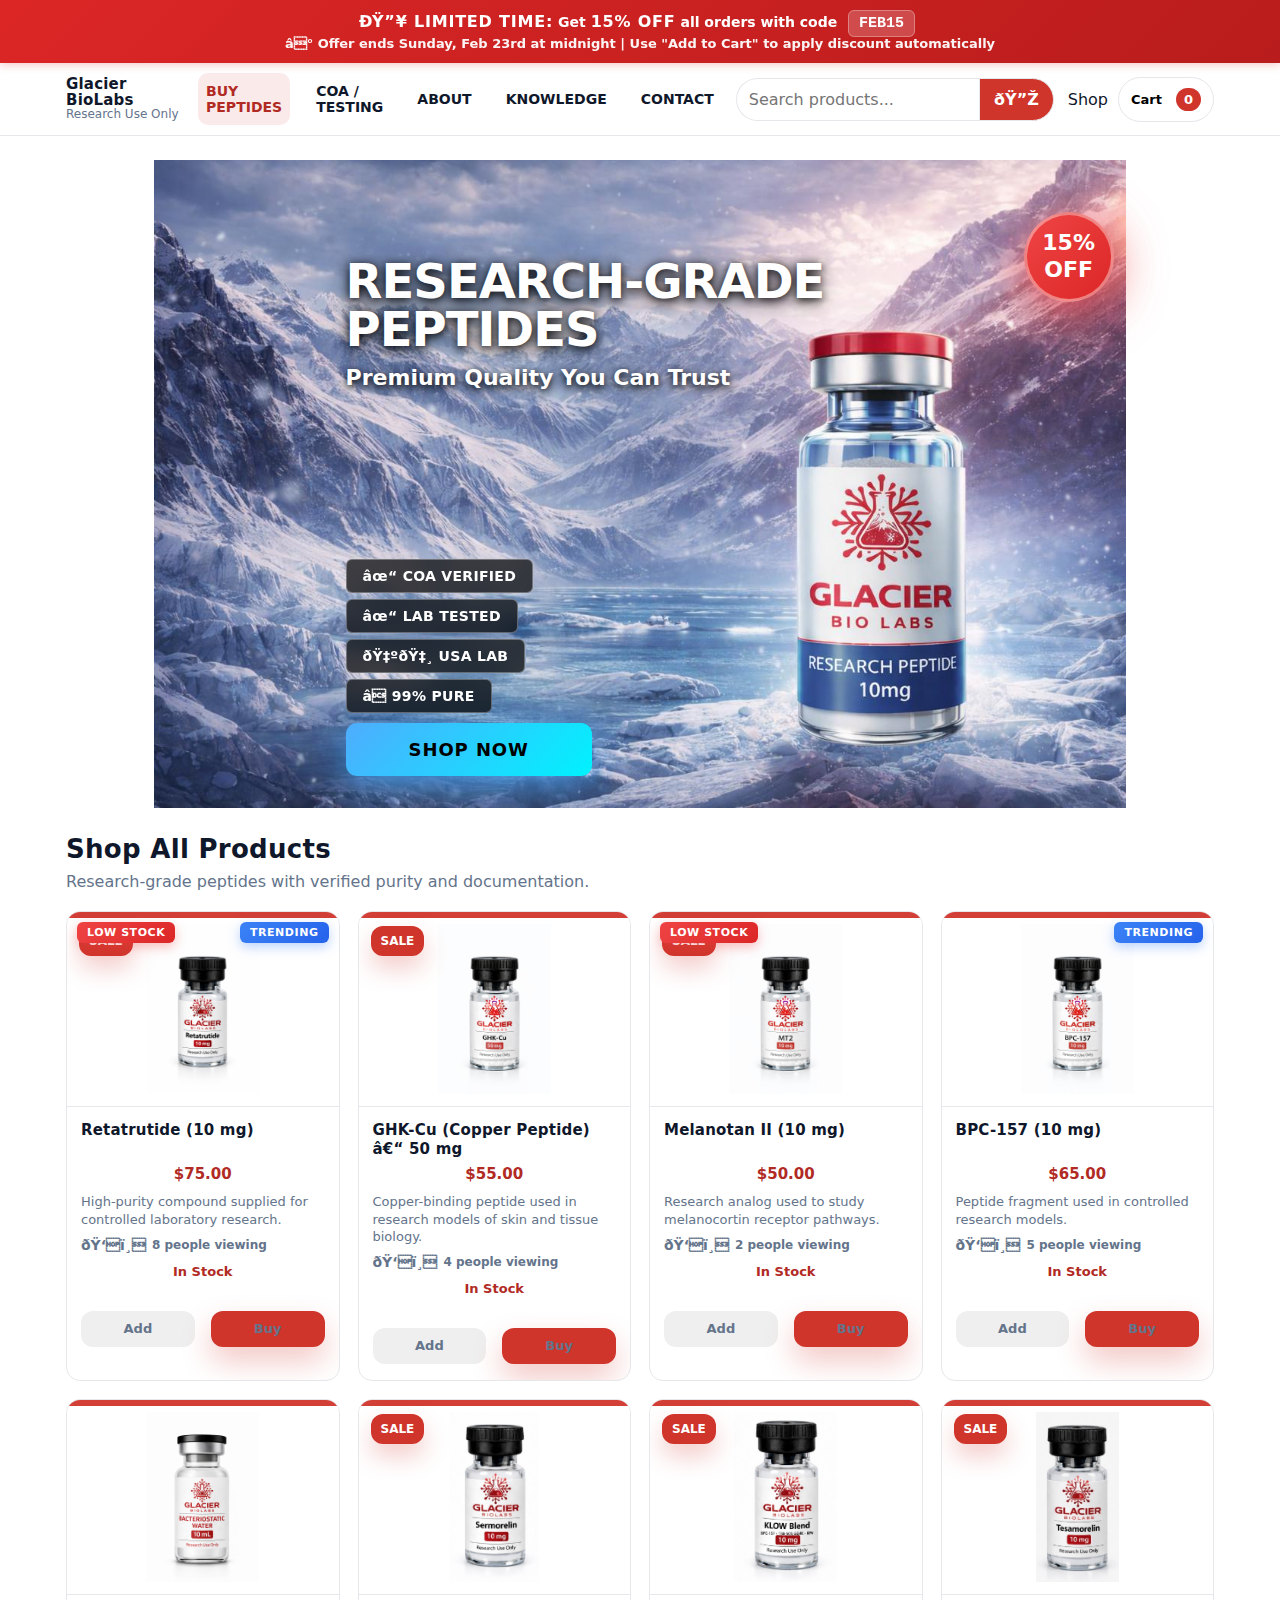
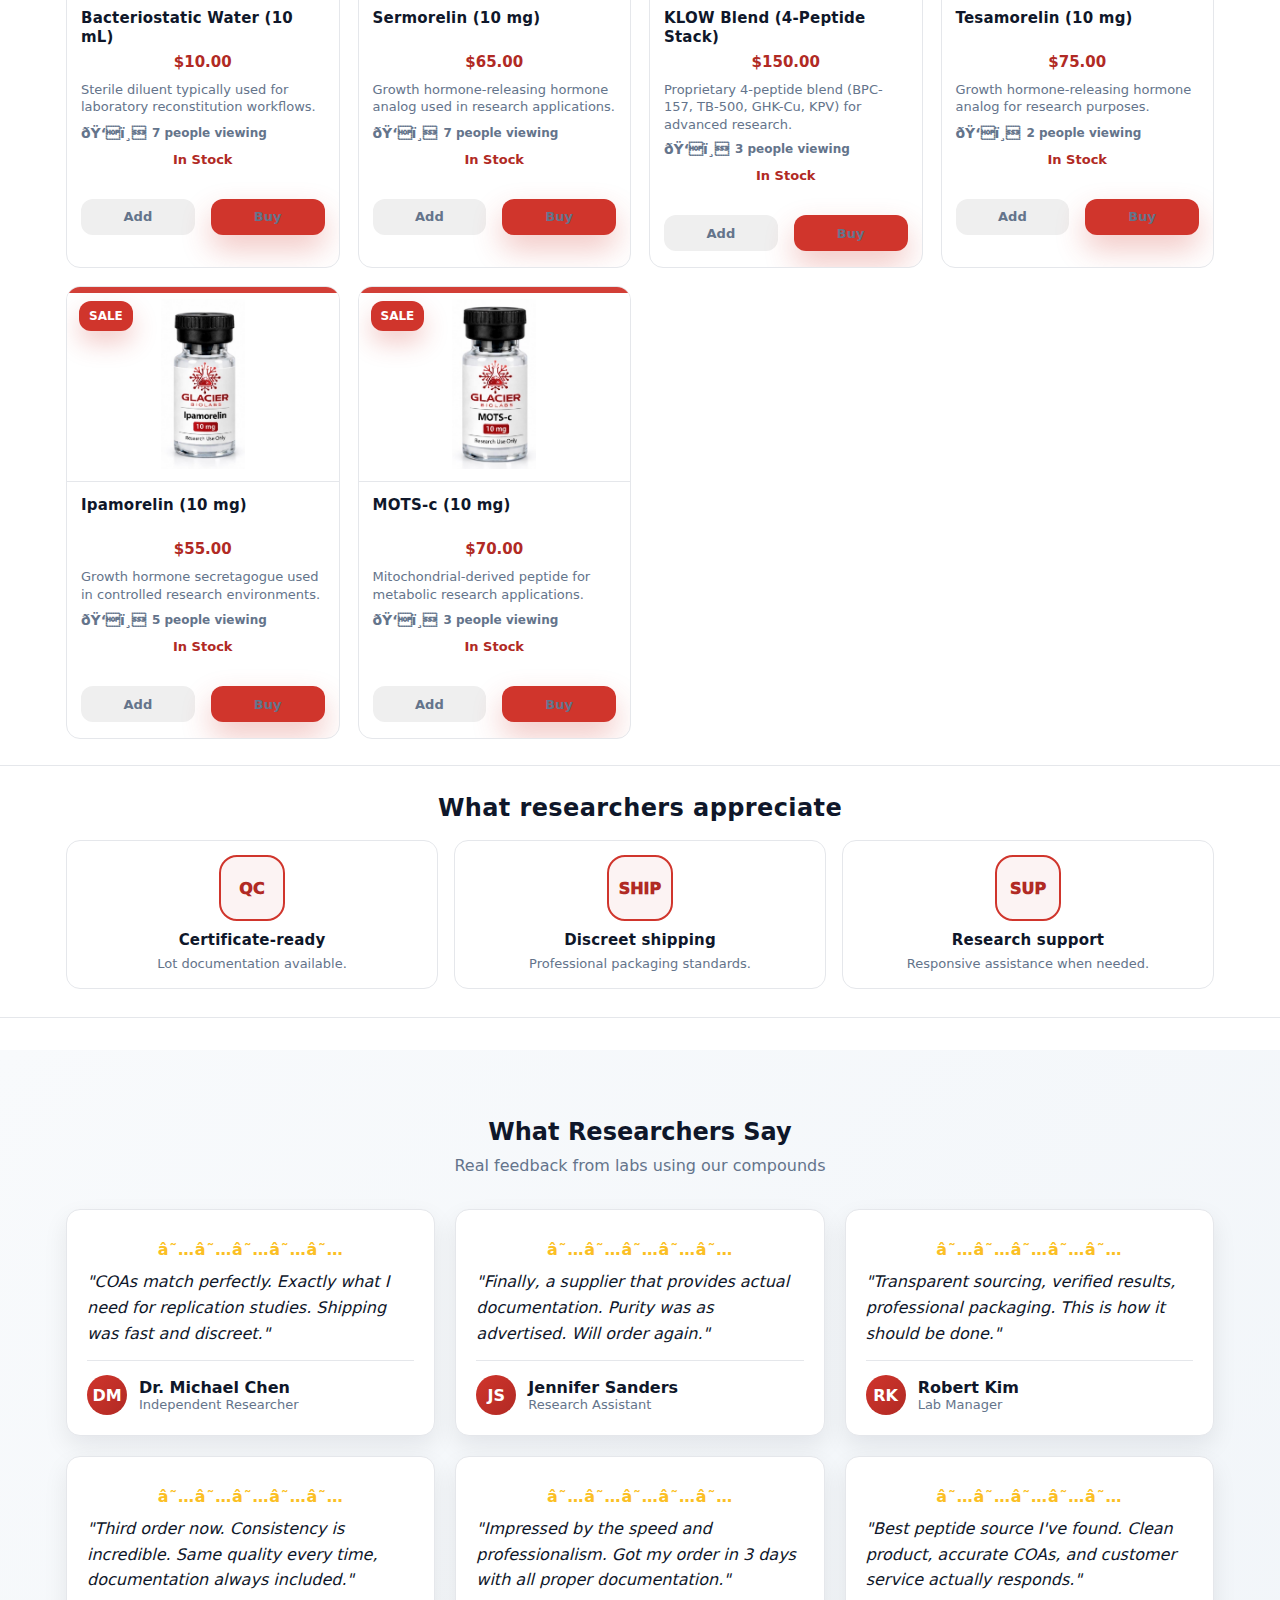
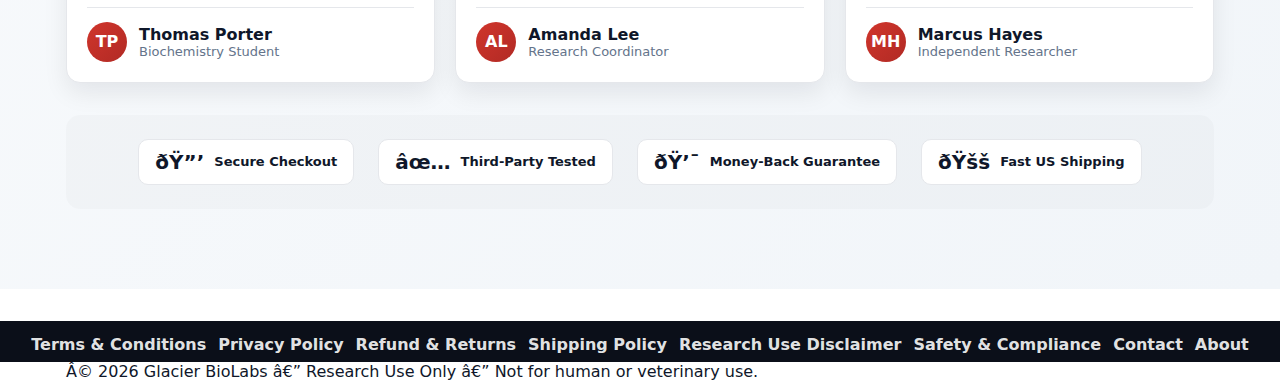
<file: index.html>
<!doctype html>
<html lang="en">
<head>
  <script async src="https://www.googletagmanager.com/gtag/js?id=G-NVSME04P2L"></script>
<script>
  window.dataLayer = window.dataLayer || [];
  function gtag(){dataLayer.push(arguments);}
  gtag('js', new Date());
  gtag('config', 'G-NVSME04P2L');

  // Virtual pageview tracking for single-page app
  function trackPageView(path, title) {
    gtag('event', 'page_view', {
      page_path: path,
      page_title: title || path
    });
  }
</script>

  <!-- Meta Pixel Code -->
  <script>
  !function(f,b,e,v,n,t,s)
  {if(f.fbq)return;n=f.fbq=function(){n.callMethod?
  n.callMethod.apply(n,arguments):n.queue.push(arguments)};
  if(!f._fbq)f._fbq=n;n.push=n;n.loaded=!0;n.version='2.0';
  n.queue=[];t=b.createElement(e);t.async=!0;
  t.src=v;s=b.getElementsByTagName(e)[0];
  s.parentNode.insertBefore(t,s)}(window, document,'script',
  'https://connect.facebook.net/en_US/fbevents.js');
  fbq('init', '1985479965737520');
  fbq('track', 'PageView');
  </script>
  <noscript><img height="1" width="1" style="display:none"
  src="https://www.facebook.com/tr?id=1985479965737520&ev=PageView&noscript=1"
  /></noscript>
  <!-- End Meta Pixel Code -->

  <meta charset="utf-8" />
  <title>Glacier BioLabs — Research Peptides</title>
  <meta name="viewport" content="width=device-width,initial-scale=1" />
  <meta name="description" content="Glacier BioLabs — Research Use Only compounds." />
  <style>
    :root{
      --accent:#d0352c;
      --accent-2:#b12a24;
      --accent-soft: rgba(208,53,44,.10);
      --ink:#0f172a;
      --muted:#64748b;
      --line:#e5e7eb;
      --bg:#ffffff;
      --card:#ffffff;
      --shadow: 0 10px 25px rgba(2,6,23,.08);
      --radius: 14px;
      --radius-sm: 10px;
      --max: 1180px;

      --topbar-h: 36px;
      --header-h: 72px;
    }

    *{box-sizing:border-box}
    html,body{height:100%}
    body{
      margin:0;
      font-family: ui-sans-serif, system-ui, -apple-system, "Segoe UI", Roboto, Arial, "Apple Color Emoji","Segoe UI Emoji";
      background:var(--bg);
      color:var(--ink);
    }
    a{color:inherit;text-decoration:none}
    button,input,select,textarea{font:inherit}

    .wrap{max-width:var(--max); margin:0 auto; padding:0 16px}
    .muted{color:var(--muted)}
    .sr-only{position:absolute;left:-9999px;top:auto;width:1px;height:1px;overflow:hidden}

    /* ===== Topbar + Header ===== */
    .topbar{
      height:var(--topbar-h);
      background:var(--accent-2);
      color:#fff;
      display:flex;
      align-items:center;
      font-size:13px;
    }
    .topbar .wrap{
      width:100%;
      display:flex;
      align-items:center;
      justify-content:space-between;
      gap:10px;
    }
    .topbar .right{
      display:flex; gap:14px; align-items:center;
      opacity:.95;
    }
    .topbar a{color:#fff; opacity:.95}
    .topbar a:hover{opacity:1; text-decoration:underline}

    header{
      position:sticky;
      top:0;
      z-index:50;
      background:#fff;
      border-bottom:1px solid var(--line);
    }
    .header{
  height:var(--header-h);
  display:flex;
  align-items:center;
  gap:14px;
  justify-content:flex-start;
    } 
    .brand{
  display:flex;
  align-items:center;
  gap:10px;
  margin-right:auto;
    }
    .logo{
      height:40px;width:auto; display:block;
    }
    .brand-text{
      display:flex; flex-direction:column; line-height:1.05;
    }
    .brand-text strong{font-size:15px; letter-spacing:.2px}
    .brand-text span{font-size:12px; color:var(--muted)}

    nav.desktop-nav{
      flex:1;
      display:flex;
      align-items:center;
      justify-content:center;
      gap:18px;
      font-weight:600;
      font-size:14px;
    }
    nav.desktop-nav a{
      padding:10px 8px;
      border-radius:10px;
    }
    nav.desktop-nav a:hover{background:rgba(2,6,23,.04)}
    nav.desktop-nav a.active{
      color:var(--accent-2);
      background:var(--accent-soft);
    }

    .search{
      display:flex; align-items:center; gap:0;
      width: 360px;
      max-width: 38vw;
    }
    .search input{
      width:100%;
      border:1px solid var(--line);
      border-right:none;
      padding:11px 12px;
      border-radius:999px 0 0 999px;
      outline:none;
    }
    .search input:focus{
      border-color: rgba(208,53,44,.45);
      box-shadow: 0 0 0 4px rgba(208,53,44,.12);
    }
    .search button{
      border:1px solid var(--line);
      background:var(--accent);
      color:#fff;
      padding:11px 14px;
      border-radius:0 999px 999px 0;
      cursor:pointer;
      font-weight:700;
    }
    .search button:hover{background:var(--accent-2)}

    .header-actions{
      display:flex; align-items:center; gap:10px;
    }

    .cart-pill{
      display:inline-flex; align-items:center; gap:8px;
      padding:10px 12px;
      border:1px solid var(--line);
      border-radius:999px;
      font-weight:700;
      font-size:13px;
      background:#fff;
      cursor:pointer;
    }
    .cart-pill:hover{box-shadow:0 6px 16px rgba(2,6,23,.08)}
    .bump { transform: scale(1.06); transition: transform .12s ease; }

    /* toast */
    #gl-toast {
      position:fixed;
      right:18px;
      bottom:88px;
      z-index:120;
      min-width:180px;
      max-width:360px;
      display:flex;
      flex-direction:column;
      gap:8px;
      pointer-events:none;
    }
    .gl-toast-item {
      pointer-events:auto;
      background:#0f172a;
      color:#fff;
      padding:10px 12px;
      border-radius:10px;
      box-shadow:0 10px 30px rgba(2,6,23,.18);
      font-weight:700;
      opacity:0.98;
    }

    /* ===== Mobile controls ===== */
    .hamburger{
      display:none;
      border:1px solid var(--line);
      background:#fff;
      border-radius:12px;
      padding:10px 12px;
      cursor:pointer;
    }

    .drawer-backdrop{
      position:fixed; inset:0;
      background:rgba(2,6,23,.55);
      display:none;
      z-index:60;
    }
    .drawer{
      position:fixed; top:0; right:0;
      height:100%;
      width:min(420px, 92vw);
      background:#fff;
      z-index:70;
      transform:translateX(100%);
      transition:transform .25s ease;
      display:flex;
      flex-direction:column;
    }
    .drawer.open{transform:translateX(0)}
    .drawer .head{
      padding:14px 16px;
      border-bottom:1px solid var(--line);
      display:flex; align-items:center; justify-content:space-between;
    }
    .drawer .body{padding:16px; display:flex; flex-direction:column; gap:8px}
    .drawer .body a{
      padding:12px 12px;
      border:1px solid var(--line);
      border-radius:12px;
      font-weight:700;
    }
    .drawer .body a:hover{background:rgba(2,6,23,.03)}
    .drawer .close{
      border:1px solid var(--line);
      background:#fff;
      border-radius:12px;
      padding:8px 10px;
      cursor:pointer;
      font-weight:800;
    }

    /* ===== Hero ===== */
    .hero{
      position:relative;
      overflow:hidden;
      background:
        radial-gradient(circle at 30% 50%, rgba(79, 172, 254, 0.15), transparent 60%),
        radial-gradient(circle at 70% 50%, rgba(208,53,44, 0.1), transparent 50%),
        linear-gradient(180deg, #000000 0%, #0a0a14 100%);
      min-height:580px;
      display:flex;
      align-items:center;
    }
    .hero::before{
      content:"";
      position:absolute;
      inset:0;
      background:
        radial-gradient(2px 2px at 20% 30%, white, transparent),
        radial-gradient(2px 2px at 60% 70%, white, transparent),
        radial-gradient(1px 1px at 50% 50%, white, transparent),
        radial-gradient(1px 1px at 80% 10%, white, transparent);
      background-size: 200px 200px, 300px 300px, 250px 250px, 280px 280px;
      opacity:0.3;
    }
    .hero .wrap{
      position:relative;
      padding:56px 16px 48px;
      display:grid;
      grid-template-columns: 1.2fr .8fr;
      align-items:center;
      gap:26px;
    }
    .hero h1{
      margin:0;
      color:#fff;
      font-size:42px;
      letter-spacing:.4px;
    }
    .hero p{
      margin:10px 0 0;
      color:rgba(255,255,255,.88);
      font-size:16px;
      max-width: 56ch;
      line-height:1.45;
    }
    .hero .kicker{
      display:inline-flex;
      gap:10px; align-items:center;
      color:rgba(255,255,255,.85);
      font-weight:800;
      letter-spacing:.18em;
      text-transform:uppercase;
      font-size:12px;
      margin-bottom:10px;
    }
    .hero .cta-row{
      margin-top:18px;
      display:flex; gap:12px; flex-wrap:wrap;
      align-items:center;
    }
    .btn{
      display:inline-flex; align-items:center; justify-content:center;
      gap:10px;
      padding:12px 16px;
      border-radius:999px;
      border:1px solid transparent;
      font-weight:800;
      cursor:pointer;
      white-space:nowrap;
    }
    .btn.primary{
      background:var(--accent);
      color:#fff;
      box-shadow:0 14px 30px rgba(208,53,44,.28);
    }
    .btn.primary:hover{background:var(--accent-2)}
    .btn.ghost{
      background:transparent;
      border-color:rgba(255,255,255,.25);
      color:#fff;
    }
    .btn.ghost:hover{background:rgba(255,255,255,.08)}
    .hero .badge{
      display:inline-flex;
      align-items:center;
      padding:10px 12px;
      border-radius:999px;
      background:rgba(255,255,255,.12);
      color:#fff;
      border:1px solid rgba(255,255,255,.18);
      font-weight:700;
      margin-top:14px;
    }
    .hero .panel{
      background:rgba(255,255,255,.08);
      border:1px solid rgba(255,255,255,.14);
      border-radius: var(--radius);
      padding:16px;
      backdrop-filter: blur(6px);
      color:#fff;
    }
    .hero .panel strong{display:block; font-size:14px; letter-spacing:.2px}
    .hero .panel small{display:block; opacity:.88; margin-top:6px; line-height:1.35}

    /* ===== Page sections ===== */
    main{padding:24px 0 0}
    .section{padding:26px 0}
    .section h2{
      margin:0 0 14px;
      font-size:26px;
      letter-spacing:.3px;
    }
    .subhead{
      margin:-8px 0 18px;
      color:var(--muted);
      line-height:1.45;
      max-width: 70ch;
    }
    .divider{height:1px; background:var(--line); margin:20px 0}

    /* ===== Catalog layout ===== */
    .catalog{
      display:grid;
      grid-template-columns: 280px 1fr;
      gap:26px;
      align-items:start;
    }
    aside.filters{
      border-right:1px solid var(--line);
      padding-right:18px;
    }
    .filter-block{padding:6px 0 16px}
    .filter-block h3{
      margin:0 0 10px;
      font-size:16px;
      letter-spacing:.2px;
    }
    .filter-line{height:1px; background:var(--line); margin:10px 0 14px}
    .check{
      display:flex; align-items:center; gap:10px;
      padding:10px 0;
      cursor:pointer;
      user-select:none;
      font-weight:600;
      color:var(--ink);
    }
    .check input{width:18px;height:18px}
    .chip{
      display:inline-flex; align-items:center;
      font-size:12px;
      font-weight:800;
      border-radius:999px;
      padding:4px 8px;
      background:rgba(2,6,23,.05);
      margin-left:auto;
      color:var(--muted);
    }
    .price-range{
      display:flex; gap:10px; align-items:center;
      flex-wrap:wrap;
    }
    .price-range input{
      width:120px;
      padding:10px 10px;
      border:1px solid var(--line);
      border-radius:12px;
    }
    .price-range button{
      padding:10px 12px;
      border-radius:12px;
      border:1px solid var(--line);
      background:#fff;
      font-weight:800;
      cursor:pointer;
    }
    .price-range button:hover{box-shadow:0 10px 22px rgba(2,6,23,.08)}

    .catalog-head{
      display:flex;
      align-items:center;
      justify-content:space-between;
      gap:12px;
      margin-bottom:12px;
    }
    .catalog-head .count{
      font-weight:700;
      color:var(--muted);
    }
    .sort{
      display:flex; align-items:center; gap:10px;
    }
    .sort select{
      padding:10px 10px;
      border:1px solid var(--line);
      border-radius:12px;
      background:#fff;
      font-weight:700;
    }

    /* ===== Product cards ===== */
    .grid{
      display:grid;
      grid-template-columns: repeat(4, minmax(0,1fr));
      gap:18px;
    }
    .card{
      background:var(--card);
      border:1px solid var(--line);
      border-radius: var(--radius);
      overflow:hidden;
      transition:transform .14s ease, box-shadow .14s ease;
    }
    .card:hover{
      transform: translateY(-2px);
      box-shadow: var(--shadow);
    }
    .card .img-wrap{
      position:relative;
      background:#fff;
      border-bottom:1px solid var(--line);
      padding:12px;
    }
    .card .img-topbar{
      position:absolute; left:0; top:0; right:0;
      height:6px;
      background:var(--accent);
      opacity:.95;
    }
    .card img{
      width:100%;
      height:170px;
      object-fit:contain;
      background:#fff;
      border-radius:12px;
      display:block;
    }
    .tag-sale{
      position:absolute;
      left:12px; top:14px;
      background:var(--accent);
      color:#fff;
      font-weight:900;
      font-size:12px;
      padding:8px 10px;
      border-radius:12px;
      box-shadow:0 12px 24px rgba(208,53,44,.25);
    }
    .card .body{
      padding:14px 14px 16px;
    }
    .card h3{
      margin:0;
      font-size:15px;
      line-height:1.25;
      letter-spacing:.2px;
      min-height: 38px;
    }
    .stars{
      display:flex; align-items:center; justify-content:center;
      gap:2px;
      margin:10px 0 6px;
      color: var(--accent-2);
      font-weight:900;
      font-size:12px;
      letter-spacing:.05em;
    }
    .price{
      text-align:center;
      font-weight:900;
      color: var(--accent-2);
      margin:6px 0 10px;
      font-size:15px;
    }
    .card .small{
      color:var(--muted);
      font-size:13px;
      line-height:1.35;
      min-height: 36px;
    }
    .card .actions{
      margin-top:12px;
      display:flex; justify-content:space-between; gap:8px;
    }

    .btn.small{
      padding:8px 12px;
      font-size:13px;
      border-radius:12px;
    }
    .card .actions .btn{
      flex:1;
      min-width:0;
    }
    .card .actions .btn + .btn{ margin-left:8px; }

    /* ===== Product detail page ===== */
    .crumbs{
      font-size:13px;
      color:var(--muted);
      margin:6px 0 16px;
    }
    .product-page{
      display:grid;
      grid-template-columns: 520px 1fr;
      gap:26px;
      align-items:start;
      padding-bottom: 12px;
    }
    .media{
      border:1px solid var(--line);
      border-radius: var(--radius);
      padding:14px;
      background:#fff;
    }
    .media .img-topbar{height:6px;background:var(--accent);border-radius:999px;margin-bottom:12px}
    .media img{
      width:100%;
      height:420px;
      object-fit:contain;
      display:block;
      background:#fff;
      border-radius:12px;
    }
    .pinfo h1{margin:0; font-size:34px; letter-spacing:.3px}
    .pinfo .rating-row{
      display:flex; align-items:center; gap:10px;
      margin:10px 0 10px;
      color:var(--muted);
      font-weight:700;
      font-size:14px;
      flex-wrap:wrap;
    }
    .pinfo .big-price{
      font-size:34px;
      font-weight:950;
      color:var(--accent-2);
      margin:10px 0 12px;
    }
    .pinfo .desc{color:var(--ink); line-height:1.5}
    .ruo{
      margin-top:14px;
      padding:12px 12px;
      border-radius:12px;
      background: var(--accent-soft);
      border:1px solid rgba(208,53,44,.18);
      color: var(--accent-2);
      font-weight:900;
      line-height:1.35;
      font-size:13px;
    }
    .form{
      margin-top:14px;
      display:grid;
      gap:12px;
    }
    .row2{
      display:grid;
      grid-template-columns: 1fr 1fr;
      gap:12px;
    }
    .field label{
      display:block;
      font-size:13px;
      color:var(--muted);
      font-weight:800;
      margin-bottom:6px;
    }
    .field input, .field select, .field textarea{
      width:100%;
      padding:12px 12px;
      border-radius:12px;
      border:1px solid var(--line);
      outline:none;
    }
    .field input:focus, .field select:focus, .field textarea:focus{
      border-color: rgba(208,53,44,.45);
      box-shadow: 0 0 0 4px rgba(208,53,44,.12);
    }
    .confirm{
      display:flex; gap:10px; align-items:flex-start;
      padding:12px;
      border-radius:12px;
      border:1px solid var(--line);
      background:#fff;
      font-weight:700;
      color:var(--ink);
      line-height:1.35;
    }
    .confirm input{width:18px;height:18px;margin-top:2px}
    .cta-bar{
      display:flex; gap:12px; align-items:center; flex-wrap:wrap;
      margin-top:8px;
    }
    .backlink{color:var(--muted); font-weight:800}
    .backlink:hover{color:var(--ink)}

    /* ===== Trust icons section ===== */
    .trust{
      border-top:1px solid var(--line);
      border-bottom:1px solid var(--line);
      background:#fff;
    }
    .trust .wrap{padding:28px 16px}
    .trust h2{
      text-align:center;
      margin:0 0 18px;
      letter-spacing:.4px;
    }
    .trust-grid{
      display:grid;
      grid-template-columns: repeat(3, minmax(0,1fr));
      gap:16px;
      align-items:start;
      text-align:center;
    }
    .trust-card{
      padding:14px 12px;
      border-radius: var(--radius);
      border:1px solid var(--line);
      background:#fff;
    }
    .icon{
      width:66px;height:66px;
      border-radius:18px;
      border:2px solid var(--accent);
      display:flex;align-items:center;justify-content:center;
      margin:0 auto 10px;
      background: rgba(208,53,44,.06);
      font-weight:950;
      color:var(--accent-2);
    }
    .trust-card h3{margin:0 0 6px; font-size:15px; letter-spacing:.2px}
    .trust-card p{margin:0; color:var(--muted); line-height:1.45; font-size:13px}

    /* ===== Cart drawer (simple) ===== */
    .cart-drawer{
      position:fixed; right:18px; top:88px; width:340px; max-width:92vw;
      background:#fff; border:1px solid var(--line); border-radius:12px; box-shadow:var(--shadow);
      z-index:80; padding:12px; display:none; flex-direction:column; gap:8px;
    }
    .cart-drawer.open{display:flex}
    .cart-item{display:flex; gap:10px; align-items:center; justify-content:space-between}
    .cart-item .meta{flex:1}
    .cart-item .meta h4{margin:0;font-size:14px}
    .cart-item .meta p{margin:4px 0 0;font-size:13px;color:var(--muted)}
    .cart-total{font-weight:900;text-align:right;margin-top:8px}
    .cart-empty{color:var(--muted);text-align:center;padding:14px 0}

    /* ===== Footer policies links ===== */
    .policies{display:flex;gap:12px;flex-wrap:wrap;justify-content:center;padding:14px 0 8px;background:#0b0f19;color:rgba(255,255,255,.8)}
    .policies a{color:rgba(255,255,255,.9);font-weight:700}

    /* ===== Improved product-page checkout button (new) ===== */
    .product-page { gap: 30px; }
    .pinfo { display:flex; flex-direction:column; gap:12px; }
    .pinfo .big-price { font-size:36px; font-weight:950; color:var(--accent-2); margin:4px 0 8px; }
    .order-row{ display:flex; gap:12px; align-items:center; }
    .order-row .field{ flex:1; margin:0; }
    .btn.primary.full { width:100%; padding:14px 16px; font-size:16px; border-radius:12px; }
    .order-help{ color:var(--muted); font-size:13px; margin-top:8px; }
    @media (max-width: 900px){
      .order-row{ flex-direction:column; align-items:stretch; }
    }

    /* ===== Responsive ===== */
    @media (max-width: 1100px){
      .grid{grid-template-columns: repeat(3, minmax(0,1fr))}
    }
    @media (max-width: 900px){
      .search{display:none}
      nav.desktop-nav{display:none}
      .hamburger{display:inline-flex}
      .brand{min-width: unset}
      .hero .wrap{grid-template-columns: 1fr !important; padding:42px 16px 36px !important; gap:32px !important}
      .hero h1{font-size:36px !important}
      .hero .wrap > div:last-child{order:-1}
      .catalog{grid-template-columns: 1fr}
      aside.filters{display:none}
      .grid{grid-template-columns: repeat(2, minmax(0,1fr)); gap:16px}
      .product-page{grid-template-columns: 1fr}
      .media img{height:320px}
      .trust-grid{grid-template-columns:1fr}
      .nl-form{grid-template-columns:1fr}
      .float-offer{display:none}
      .cart-drawer{right:10px; left:10px; top:auto; bottom:16px; max-height:70vh; overflow-y:auto}
    }
    
    /* Single column for very small phones (iPhone SE, etc) */
    @media (max-width: 380px){
      .grid{grid-template-columns: 1fr; gap:18px}
      .card{padding:16px}
      .card img{height:200px}
    }
    @media (max-width: 430px){
      .header{gap:10px}
      .brand-text strong{font-size:14px}
      .hero h1{font-size:32px !important; line-height: 1.1 !important}
      .hero p{font-size:16px !important; line-height:1.4 !important}
      .hero .wrap{padding:32px 16px !important}
      .grid{gap:14px}
      .card img{height:180px}
      .card{padding:14px}
      .card .name{font-size:15px}
      .card .price{font-size:18px}
      .btn{padding:14px 20px; font-size:15px; min-height:48px}
      .product-page .btn{min-height:52px; font-size:16px}
      .pinfo{padding:20px 16px}
      .topbar{font-size:12px; padding:0 12px}
      .section{padding:32px 0}
    }
    
    /* iPhone specific improvements */
    @media (max-width: 430px){
      /* Make product cards more tappable */
      .card{
        border-radius:16px;
        transition: transform 0.2s ease, box-shadow 0.2s ease;
      }
      .card:active{
        transform: scale(0.98);
      }
      /* Improve form inputs for iPhone */
      input, select, textarea{
        font-size:16px !important; /* Prevents iOS zoom on focus */
        padding:14px;
      }
      /* Better CTA visibility */
      .hero .cta{
        flex-direction:column;
        gap:12px;
      }
      .hero .cta .btn{
        width:100%;
        max-width:300px;
      }
      /* Improve trust badges */
      .trust-badge{
        padding:12px;
        font-size:13px;
      }
      /* Better product page layout */
      .product-page .media img{
        height:auto;
        max-height:400px;
        object-fit:contain;
      }
    }

    /* PayPal modal styles */
    #paypal-modal {
      position:fixed;
      inset:0;
      display:none;
      align-items:center;
      justify-content:center;
      background: rgba(2,6,23,0.5);
      z-index:220;
    }
    #paypal-modal .modal {
      width: min(520px, 94vw);
      background: #fff;
      border-radius:12px;
      padding:14px;
      box-shadow: 0 20px 60px rgba(2,6,23,0.45);
      color: #0f172a;
    }
    #paypal-modal .modal .modal-head { display:flex; justify-content:space-between; align-items:center; gap:8px; }
    #paypal-modal .modal .close { background:#fff;border:1px solid var(--line);padding:6px 8px;border-radius:8px;cursor:pointer }

    /* ===== Testimonials Section ===== */
    .testimonials {
      background: linear-gradient(135deg, #f8fafc 0%, #f1f5f9 100%);
      padding: 48px 0;
      margin: 32px 0;
    }
    .testimonials h2 {
      text-align: center;
      margin-bottom: 8px;
    }
    .testimonials .subhead {
      text-align: center;
      margin: 0 auto 32px;
    }
    .testimonials-grid {
      display: grid;
      grid-template-columns: repeat(auto-fit, minmax(320px, 1fr));
      gap: 20px;
      margin-top: 24px;
    }
    .testimonial-card {
      background: #fff;
      border: 1px solid var(--line);
      border-radius: var(--radius);
      padding: 20px;
      box-shadow: var(--shadow);
    }
    .testimonial-card .stars {
      color: #fbbf24;
      font-size: 16px;
      margin-bottom: 10px;
    }
    .testimonial-card .quote {
      font-style: italic;
      line-height: 1.6;
      margin-bottom: 14px;
      color: var(--ink);
    }
    .testimonial-card .author {
      display: flex;
      align-items: center;
      gap: 12px;
      margin-top: 14px;
      padding-top: 14px;
      border-top: 1px solid var(--line);
    }
    .testimonial-card .author-avatar {
      width: 40px;
      height: 40px;
      border-radius: 50%;
      background: linear-gradient(135deg, var(--accent), var(--accent-2));
      display: flex;
      align-items: center;
      justify-content: center;
      color: #fff;
      font-weight: 800;
      font-size: 16px;
    }
    .testimonial-card .author-info {
      flex: 1;
    }
    .testimonial-card .author-name {
      font-weight: 700;
      color: var(--ink);
    }
    .testimonial-card .author-title {
      font-size: 13px;
      color: var(--muted);
    }

    /* ===== Trust Badges ===== */
    .trust-badges {
      display: flex;
      justify-content: center;
      align-items: center;
      flex-wrap: wrap;
      gap: 24px;
      margin: 32px 0;
      padding: 24px;
      background: rgba(2,6,23,.02);
      border-radius: var(--radius);
    }
    .trust-badge {
      display: flex;
      align-items: center;
      gap: 10px;
      padding: 10px 16px;
      background: #fff;
      border: 1px solid var(--line);
      border-radius: var(--radius-sm);
      font-size: 13px;
      font-weight: 700;
      color: var(--ink);
    }
    .trust-badge-icon {
      font-size: 20px;
    }

    /* ===== Exit Intent Popup ===== */
    .exit-popup {
      display: none;
      position: fixed;
      inset: 0;
      z-index: 999;
      align-items: center;
      justify-content: center;
      background: rgba(2,6,23,.65);
      backdrop-filter: blur(4px);
      animation: fadeIn .25s ease;
    }
    .exit-popup.show {
      display: flex;
    }
    .exit-popup-content {
      background: #fff;
      border-radius: var(--radius);
      padding: 32px;
      max-width: 500px;
      width: 90%;
      box-shadow: 0 20px 60px rgba(2,6,23,.35);
      position: relative;
      animation: slideUp .35s ease;
    }
    .exit-popup-close {
      position: absolute;
      top: 12px;
      right: 12px;
      background: transparent;
      border: none;
      font-size: 24px;
      cursor: pointer;
      color: var(--muted);
      line-height: 1;
      padding: 4px 8px;
    }
    .exit-popup-close:hover {
      color: var(--ink);
    }
    .exit-popup h3 {
      margin: 0 0 12px;
      font-size: 24px;
      color: var(--ink);
    }
    .exit-popup p {
      margin: 0 0 20px;
      color: var(--muted);
      line-height: 1.6;
    }
    .exit-popup .btn {
      width: 100%;
      padding: 14px;
      font-size: 16px;
    }
    @keyframes fadeIn {
      from { opacity: 0; }
      to { opacity: 1; }
    }
    @keyframes slideUp {
      from { transform: translateY(30px); opacity: 0; }
      to { transform: translateY(0); opacity: 1; }
    }

    /* ===== Urgency Elements ===== */
    .urgency-badge {
      position: absolute;
      top: 10px;
      left: 10px;
      background: linear-gradient(135deg, #ef4444, #dc2626);
      color: #fff;
      padding: 4px 10px;
      border-radius: 6px;
      font-size: 11px;
      font-weight: 800;
      text-transform: uppercase;
      letter-spacing: .05em;
      box-shadow: 0 4px 12px rgba(239,68,68,.35);
    }
    .trending-badge {
      position: absolute;
      top: 10px;
      right: 10px;
      background: linear-gradient(135deg, #3b82f6, #2563eb);
      color: #fff;
      padding: 4px 10px;
      border-radius: 6px;
      font-size: 11px;
      font-weight: 800;
      text-transform: uppercase;
      letter-spacing: .05em;
      box-shadow: 0 4px 12px rgba(59,130,246,.35);
    }
    .viewing-count {
      display: flex;
      align-items: center;
      gap: 6px;
      font-size: 12px;
      color: var(--muted);
      margin-top: 8px;
      font-weight: 600;
    }
    .viewing-count::before {
      content: "👁️";
      font-size: 14px;
    }

    /* ===== Promo Banner ===== */
    .promo-banner {
      background: linear-gradient(135deg, #dc2626, #b91c1c);
      color: #fff;
      padding: 12px 16px;
      text-align: center;
      font-weight: 700;
      font-size: 14px;
      position: relative;
      z-index: 100;
      box-shadow: 0 2px 8px rgba(220,38,38,.25);
    }
    .promo-banner strong {
      font-size: 16px;
      text-transform: uppercase;
      letter-spacing: .05em;
    }
    .promo-banner .promo-code {
      background: rgba(255,255,255,.2);
      padding: 4px 10px;
      border-radius: 6px;
      margin: 0 6px;
      font-family: monospace;
      font-size: 15px;
      border: 1px solid rgba(255,255,255,.3);
    }
    .promo-banner .promo-deadline {
      opacity: .95;
      font-size: 13px;
      margin-top: 4px;
    }
  </style>
</head>

  <!-- Promo Banner -->
  <div class="promo-banner">
    <div>
      <strong>🔥 Limited Time:</strong> Get <strong>15% OFF</strong> all orders with code <span class="promo-code">FEB15</span>
    </div>
    <div class="promo-deadline">⏰ Offer ends Sunday, Feb 23rd at midnight | Use "Add to Cart" to apply discount automatically</div>
  </div>

  <header>
    <div class="wrap header">
      <button type="button" class="hamburger" id="open-drawer" aria-label="Open menu" aria-expanded="false">☰</button>

      <a class="brand" href="#/">
        <img id="site-logo" class="logo" src="" alt="Glacier BioLabs logo" onerror="this.style.display='none'">
        <div class="brand-text">
          <strong>Glacier BioLabs</strong>
          <span>Research Use Only</span>
        </div>
      </a>

      <nav class="desktop-nav" aria-label="Main navigation" id="desktop-nav">
        <a href="#/shop" data-nav="shop">BUY PEPTIDES</a>
        <a href="#/testing">COA / TESTING</a>
        <a href="#/learn" data-nav="learn">ABOUT</a>
        <a href="#/knowledge" data-nav="knowledge">KNOWLEDGE</a>
        <a href="#/faq" data-nav="contact">CONTACT</a>
      </nav>

      <form class="search" id="search-form">
        <label class="sr-only" for="q">Search</label>
        <input id="q" type="search" placeholder="Search products..." autocomplete="off">
        <button type="submit" aria-label="Search">🔎</button>
      </form>

      <div class="header-actions">
        <a class="pill" href="#/shop" title="Browse products">Shop</a>
        <button type="button" id="cart-toggle" class="cart-pill" aria-label="Open cart">
          Cart <span id="cart-count" style="background:var(--accent);color:#fff;padding:4px 8px;border-radius:999px;font-weight:900;margin-left:6px">0</span>
        </button>
      </div>
    </div>
  </header>

  <!-- Mobile drawer -->
  <div class="drawer-backdrop" id="drawer-backdrop"></div>
  <aside class="drawer" id="drawer" aria-hidden="true">
    <div class="head">
      <strong>Menu</strong>
      <button type="button" class="close" id="close-drawer" aria-label="Close menu">✕</button>
    </div>
    <div class="body">
      <a href="#/shop">BUY PEPTIDES</a>
      <a href="#/learn">ABOUT</a>
      <a href="#/knowledge">KNOWLEDGE</a>
      <a href="#/faq">CONTACT</a>
    </div>
  </aside>


  <!-- Cart drawer -->
  <div id="cart-drawer" class="cart-drawer" aria-hidden="true">
    <div style="display:flex;justify-content:space-between;align-items:center">
      <strong>Your Cart</strong>
      <button type="button" id="close-cart" style="border:1px solid var(--line);background:#fff;border-radius:10px;padding:6px 8px;cursor:pointer">Close</button>
    </div>

    <div id="cart-contents"></div>

    <div id="cart-footer" style="margin-top:8px">
      <div class="cart-total" id="cart-total"></div>
      
      <!-- Discount Code Input -->
      <div id="discount-code-section" style="margin:12px 0">
        <div style="display:flex;gap:6px">
          <input 
            id="discount-code-input" 
            type="text" 
            placeholder="Discount code (e.g., FEB15)" 
            style="flex:1;padding:10px;border:1px solid var(--line);border-radius:10px;font-size:14px"
          />
          <button 
            id="apply-discount-btn" 
            class="btn" 
            style="padding:10px 16px;font-size:14px"
            type="button"
          >Apply</button>
        </div>
        <div id="discount-message" style="margin-top:6px;font-size:13px;font-weight:600"></div>
      </div>
      
      <div style="display:flex;gap:8px;margin-top:8px">
        <button id="checkout-from-cart" class="btn primary" style="flex:1" type="button">Checkout</button>
        <button id="clear-cart" class="btn" style="border:1px solid var(--line);background:#fff" type="button">Clear</button>
      </div>
      <div id="paypal-cart-container" style="margin-top:12px"></div>
      <div style="font-size:12px;color:var(--muted);margin-top:8px">Cart checkout uses PayPal (preferred).</div>
    </div>
  </div>

  <!-- PayPal modal (used for quick-buy product checkout) -->
  <div id="paypal-modal" aria-hidden="true">
    <div class="modal" role="dialog" aria-modal="true" aria-labelledby="paypal-modal-title">
      <div class="modal-head">
        <div id="paypal-modal-title" style="font-weight:900">Secure PayPal Checkout</div>
        <button id="paypal-modal-close" class="close" aria-label="Close checkout">Close</button>
      </div>
      <div id="paypal-modal-body" style="margin-top:12px">
        <div id="paypal-modal-info" class="muted"></div>
        <div id="paypal-modal-buttons" style="margin-top:12px"></div>
      </div>
    </div>
  </div>

  <!-- Toast container -->
  <div id="gl-toast" aria-live="polite" aria-atomic="true"></div>

  <main id="app"></main>

  <!-- Footer with policy links -->
  <div class="policies">
    <a href="#/terms">Terms & Conditions</a>
    <a href="#/privacy">Privacy Policy</a>
    <a href="#/refunds">Refund & Returns</a>
    <a href="#/shipping">Shipping Policy</a>
    <a href="#/disclaimer">Research Use Disclaimer</a>
    <a href="#/safety">Safety & Compliance</a>
    <a href="#/contact">Contact</a>
    <a href="#/about">About</a>
  </div>

  <footer>
    <div class="wrap">
      © <span id="year"></span> Glacier BioLabs — Research Use Only — Not for human or veterinary use.
    </div>
  </footer>

  <!-- PayPal SDK (client-id preserved as you provided) -->
  <script src="https://www.paypal.com/sdk/js?client-id=AfADIQ6W--CiDW71V8kr3X9lVuRcoC5zs8J8_toitd5k7K85pYYWhOkpYjqQiMWGOFb1MnSDBqkvSWil&components=buttons,hosted-buttons&enable-funding=venmo&currency=USD"></script>
  <script>
  // Full application script — complete site behaviour with Knowledge/About/Contact content
  // and improved PayPal diagnostics. Water product uses hostedButtonId so it behaves
  // exactly like the other items.

  // Small helpers
  function waitForPayPal(maxTries = 60, interval = 100) {
    return new Promise((resolve, reject) => {
      let tries = 0;
      function step() {
        tries++;
        if (window.paypal && (window.paypal.Buttons || window.paypal.HostedButtons)) return resolve(true);
        if (tries > maxTries) return reject(new Error('PayPal SDK did not load'));
        setTimeout(step, interval);
      }
      step();
    });
  }

  function getPayPalClientId() {
    try {
      const scripts = Array.from(document.getElementsByTagName('script'));
      const sdkScript = scripts.find(s => s.src && s.src.indexOf('paypal.com/sdk/js') !== -1);
      if (!sdkScript) return null;
      const u = new URL(sdkScript.src, location.href);
      return u.searchParams.get('client-id') || null;
    } catch (e) {
      return null;
    }
  }

  // Expose helper to console for quick check
  window.getPayPalClientId = getPayPalClientId;

  function debugLogPayPalError(err) {
    console.error('PayPal error (detailed):', err);
    try {
      const clientId = getPayPalClientId();
      console.warn('PayPal SDK client-id:', clientId);
      console.warn('If client-id is a LIVE id but you are testing or your hosted button was created in a different account, you may see NOT_AUTHORIZED (403).');
      console.warn('To fix: verify the client-id in the paypal script (sandbox vs live) and that the PayPal app has Checkout/Orders API enabled at developer.paypal.com -> My Apps & Credentials.');
    } catch (e) {
      // ignore
    }
  }

  async function renderPayPalHosted(containerId, hostedButtonId) {
    try {
      await waitForPayPal();
    } catch (err) {
      console.warn('PayPal not available for hosted button', err);
      return false;
    }
    const container = document.getElementById(containerId);
    if (!container) return false;
    try {
      if (window.paypal && window.paypal.HostedButtons) {
        window.paypal.HostedButtons({ hostedButtonId }).render('#' + containerId);
        return true;
      } else {
        console.warn('HostedButtons not available on PayPal SDK');
        return false;
      }
    } catch (err) {
      console.error('HostedButtons render failed', err);
      return false;
    }
  }

  async function startHostedButtonCheckout(hostedButtonId) {
    try {
      await waitForPayPal();
    } catch (err) {
      showToast('PayPal unavailable', 'error');
      return;
    }

    const tmpId = 'paypal-hosted-tmp-' + Math.random().toString(36).slice(2,10);
    const tmp = document.createElement('div');
    tmp.id = tmpId;
    tmp.style.position = 'absolute';
    tmp.style.left = '-9999px';
    tmp.style.top = '0';
    document.body.appendChild(tmp);

    try {
      if (!window.paypal || !window.paypal.HostedButtons) {
        throw new Error('PayPal HostedButtons not provided by SDK');
      }
      await window.paypal.HostedButtons({ hostedButtonId }).render('#' + tmpId);
      const btn = tmp.querySelector('button');
      if (btn) btn.click();
      setTimeout(() => tmp.remove(), 3000);
    } catch (err) {
      console.error('HostedButtons (tmp) render failed', err);
      tmp.remove();
      debugLogPayPalError(err);
      showToast('Could not initialize PayPal hosted checkout — check console for details', 'error');
    }
  }

  async function startPayPalProductCheckout(product, qty = 1) {
    try {
      await waitForPayPal();
    } catch (err) {
      showToast('PayPal not available. Try again later.', 'error');
      return;
    }

    const modal = document.getElementById('paypal-modal');
    const info = document.getElementById('paypal-modal-info');
    const buttonsContainer = document.getElementById('paypal-modal-buttons');
    if (!modal || !buttonsContainer) {
      showToast('Checkout UI not available', 'error');
      return;
    }

    buttonsContainer.innerHTML = '';
    info.textContent = `${product.name} — ${money(product.price)} × ${qty}`;

    modal.style.display = 'flex';

    // Track checkout start
    trackPageView('/checkout', 'Checkout - ' + product.name);
    modal.setAttribute('aria-hidden', 'false');

    try {
      window.paypal.Buttons({
        style: { layout: 'vertical', color: 'gold', shape: 'pill', label: 'pay' },
        createOrder: function(data, actions) {
          const value = ((product.price * qty) / 100).toFixed(2);
          return actions.order.create({
            purchase_units: [{
              amount: { value: value, currency_code: 'USD' },
              description: product.name
            }],
            application_context: {
              shipping_preference: 'GET_FROM_FILE'
            }
          });
        },
        onApprove: function(data, actions) {
          return actions.order.capture().then(function(details) {
            // Track purchase with Meta Pixel
            if (window.fbq) {
              const orderValue = details.purchase_units[0].amount.value;
              fbq('track', 'Purchase', {
                value: orderValue,
                currency: 'USD'
              });
            }
            
            closePaypalModal();
            clearCart();
            renderCartDrawer();
            showToast('Payment complete — Thank you!', 'success');
            window.location.href = window.location.origin + '/?checkout=success';
          });
        },
        onError: function(err) {
          console.error('PayPal product checkout error', err);
          if (err && (err.name === 'NOT_AUTHORIZED' || (err.status && Number(err.status) === 403) || (err.message && err.message.indexOf('NOT_AUTHORIZED') !== -1))) {
            debugLogPayPalError(err);
            showToast('PayPal NOT_AUTHORIZED — check client-id / app permissions (see console)', 'error');
          } else {
            showToast('PayPal checkout error: ' + (err && err.toString ? err.toString() : 'unknown'), 'error');
          }
        },
        onCancel: function(data) {
          showToast('Payment cancelled', 'info');
          closePaypalModal();
        }
      }).render('#paypal-modal-buttons');
    } catch (err) {
      console.error('Failed to render PayPal Buttons in modal', err);
      debugLogPayPalError(err);
      showToast('Could not initialize PayPal checkout. Please try again.', 'error');
      closePaypalModal();
    }
  }

  function closePaypalModal() {
    const modal = document.getElementById('paypal-modal');
    const buttonsContainer = document.getElementById('paypal-modal-buttons');
    if (buttonsContainer) buttonsContainer.innerHTML = '';
    if (modal) {
      modal.style.display = 'none';
      modal.setAttribute('aria-hidden', 'true');
    }
  }

  // Images + products config
  const IMAGE_DIR = 'images/';
  const IMAGE_FILES = {
    logo: 'logo.png',
    retatrutide: 'retatrutide-10mg.png',
    ghk: 'ghk-cu-50mg.png',
    mt2: 'mt2-10mg.png',
    bpc: 'bpc-157-10mg.png',
    water: 'bacteriostatic-water-10ml.png',
    sermorelin: 'sermorelin-10mg.png',
    klow: 'klow-blend.png',
    tesamorelin: 'tesamorelin-10mg.png',
    ipamorelin: 'ipamorelin-10mg.png',
    motsc: 'mots-c-10mg.png',
    coa: 'coa-sample.png'
  };

  const PRODUCTS = [
    {
      slug: 'retatrutide',
      name: 'Retatrutide (10 mg)',
      price: 7500,
      category: 'Peptides',
      inStock: true,
      image: IMAGE_FILES.retatrutide,
      short: 'High-purity compound supplied for controlled laboratory research.',
      long: `Retatrutide is supplied as a lyophilized research compound intended exclusively for laboratory, analytical, and scientific investigation. This listing is for research use only (RUO).`,
      sale: true,
      hostedButtonId: 'L2GZSFWKHT7ZE'
    },
    {
      slug: 'ghk-cu',
      name: 'GHK-Cu (Copper Peptide) – 50 mg',
      price: 5500,
      category: 'Peptides',
      inStock: true,
      image: IMAGE_FILES.ghk,
      short: 'Copper-binding peptide used in research models of skin and tissue biology.',
      long: `GHK-Cu is supplied as a research compound intended for laboratory use only. It is frequently referenced in studies investigating cellular signaling in skin and connective tissue models under controlled experimental conditions.`,
      sale: true,
      hostedButtonId: 'LGKJ7RFBT96BS'
    },
    {
      slug: 'melanotan-ii',
      name: 'Melanotan II (10 mg)',
      price: 5000,
      category: 'Peptides',
      inStock: true,
      image: IMAGE_FILES.mt2,
      short: 'Research analog used to study melanocortin receptor pathways.',
      long: `Melanotan II is supplied as a lyophilized research compound. It is commonly referenced in literature exploring melanocortin receptor signaling pathways in controlled study environments. Research use only.`,
      sale: true,
      hostedButtonId: '4UKSV96CMCZG6'
    },
    {
      slug: 'bpc-157',
      name: 'BPC-157 (10 mg)',
      price: 6500,
      category: 'Peptides',
      inStock: true,
      image: IMAGE_FILES.bpc,
      short: 'Peptide fragment used in controlled research models.',
      long: `BPC-157 is provided strictly as a research compound. It appears in literature related to cellular response and signaling in controlled experimental models. Not for human or veterinary use.`,
      sale: false,
      hostedButtonId: '699XYHCQE3ZV2'
    },
    {
      slug: 'water',
      name: 'Bacteriostatic Water (10 mL)',
      price: 1000,
      category: 'Supplies',
      inStock: true,
      image: IMAGE_FILES.water,
      short: 'Sterile diluent typically used for laboratory reconstitution workflows.',
      long: `Bacteriostatic water is a sterile solution supplied for laboratory handling and reconstitution workflows. This product is intended strictly for non-clinical laboratory use.`,
      sale: false,
      hostedButtonId: '7URDJP2ZKGVQN'
    },
    {
      slug: 'sermorelin',
      name: 'Sermorelin (10 mg)',
      price: 6500,
      category: 'Peptides',
      inStock: true,
      image: IMAGE_FILES.sermorelin,
      short: 'Growth hormone-releasing hormone analog used in research applications.',
      long: `Sermorelin is supplied as a lyophilized research compound for laboratory use only. It is commonly referenced in studies examining growth hormone secretion pathways and related biological mechanisms in controlled experimental settings.`,
      sale: true,
      hostedButtonId: '' // PayPal button to be created
    },
    {
      slug: 'klow-blend',
      name: 'KLOW Blend (4-Peptide Stack)',
      price: 15000,
      category: 'Peptides',
      inStock: true,
      image: IMAGE_FILES.klow,
      short: 'Proprietary 4-peptide blend (BPC-157, TB-500, GHK-Cu, KPV) for advanced research.',
      long: `KLOW Blend is a specialized combination of four research peptides: BPC-157, TB-500, GHK-Cu, and KPV. Supplied as a lyophilized powder for laboratory research only. This blend is designed for controlled experimental applications investigating multiple peptide pathways.`,
      sale: true,
      hostedButtonId: '' // PayPal button to be created
    },
    {
      slug: 'tesamorelin',
      name: 'Tesamorelin (10 mg)',
      price: 7500,
      category: 'Peptides',
      inStock: true,
      image: IMAGE_FILES.tesamorelin,
      short: 'Growth hormone-releasing hormone analog for research purposes.',
      long: `Tesamorelin is supplied as a lyophilized research compound intended exclusively for laboratory investigation. It is referenced in scientific literature related to growth hormone regulation and metabolic research models. Research use only.`,
      sale: true,
      hostedButtonId: '' // PayPal button to be created
    },
    {
      slug: 'ipamorelin',
      name: 'Ipamorelin (10 mg)',
      price: 5500,
      category: 'Peptides',
      inStock: true,
      image: IMAGE_FILES.ipamorelin,
      short: 'Growth hormone secretagogue used in controlled research environments.',
      long: `Ipamorelin is supplied as a lyophilized research peptide for laboratory use only. It appears in scientific literature examining growth hormone release mechanisms and related pathways in experimental models. Not for human or veterinary use.`,
      sale: true,
      hostedButtonId: '' // PayPal button to be created
    },
    {
      slug: 'mots-c',
      name: 'MOTS-c (10 mg)',
      price: 7000,
      category: 'Peptides',
      inStock: true,
      image: IMAGE_FILES.motsc,
      short: 'Mitochondrial-derived peptide for metabolic research applications.',
      long: `MOTS-c is supplied as a lyophilized research compound for laboratory investigation only. This mitochondrial-derived peptide is referenced in studies exploring cellular metabolism and energy regulation in controlled experimental settings. Research use only.`,
      sale: true,
      hostedButtonId: '' // PayPal button to be created
    }
  ];

  // Helpers
  const PLACEHOLDER = 'data:image/svg+xml;charset=utf-8,' + encodeURIComponent(
    '<svg xmlns="http://www.w3.org/2000/svg" width="900" height="650"><rect width="100%" height="100%" fill="#ffffff"/><text x="50%" y="50%" dominant-baseline="middle" text-anchor="middle" fill="#94a3b8" font-family="Arial" font-size="18">Image not available</text></svg>'
  );
  const imgPath = (f) => IMAGE_DIR + f;
  const money = (cents) => '$' + (cents/100).toFixed(2);
  const escapeHtml = (str) => String(str ?? '')
    .replace(/&/g,'&amp;').replace(/</g,'&lt;')
    .replace(/>/g,'&gt;').replace(/"/g,'&quot;')
    .replace(/'/g,'&#39;');

  // State + filters
  const state = {
    q: '',
    inStockOnly: false,
    categories: new Set(),
    minPrice: '',
    maxPrice: '',
    sort: 'default'
  };

  // Discount code state
  const discountState = {
    code: '',
    valid: false,
    discountPercent: 0,
    discountAmount: 0
  };

  // Validate discount code
  async function validateDiscountCode(code, amount) {
    if (!code || !code.trim()) {
      return { valid: false, message: 'Please enter a discount code' };
    }

    try {
      const response = await fetch('/.netlify/functions/validate-discount', {
        method: 'POST',
        headers: { 'Content-Type': 'application/json' },
        body: JSON.stringify({ code: code.trim(), originalAmount: amount })
      });

      const result = await response.json();
      return result;
    } catch (err) {
      console.error('Discount validation error:', err);
      return { valid: false, message: 'Error validating code' };
    }
  }

  // Apply discount to amount
  function applyDiscount(amount) {
    if (!discountState.valid || !discountState.discountPercent) {
      return amount;
    }
    const discount = amount * (discountState.discountPercent / 100);
    return amount - discount;
  }

  function setActiveNav() {
    const hash = location.hash || '#/';
    document.querySelectorAll('[data-nav]').forEach(a => a.classList.remove('active'));

    if (hash.startsWith('#/shop') || hash === '#/' || hash === '#') {
      const shop = document.querySelector('[data-nav="shop"]');
      if (shop) shop.classList.add('active');
    }
    if (hash.startsWith('#/learn') || hash.startsWith('#/about')) {
      const learn = document.querySelector('[data-nav="learn"]');
      if (learn) learn.classList.add('active');
    }
    if (hash.startsWith('#/knowledge')) {
      const k = document.querySelector('[data-nav="knowledge"]');
      if (k) k.classList.add('active');
    }
    if (hash.startsWith('#/faq') || hash.startsWith('#/contact')) {
      const contact = document.querySelector('[data-nav="contact"]');
      if (contact) contact.classList.add('active');
    }
    if (hash.startsWith('#/product/')) {
      const shop = document.querySelector('[data-nav="shop"]');
      if (shop) shop.classList.add('active');
    }
  }

  function filterAndSortProducts() {
    let list = PRODUCTS.slice();

    const q = (state.q || '').trim().toLowerCase();
    if (q) {
      list = list.filter(p => (p.name + ' ' + (p.short||'') + ' ' + (p.category||'')).toLowerCase().includes(q));
    }

    if (state.inStockOnly) list = list.filter(p => p.inStock);

    if (state.categories.size > 0) {
      list = list.filter(p => state.categories.has(p.category));
    }

    const min = state.minPrice !== '' ? Number(state.minPrice) : null;
    const max = state.maxPrice !== '' ? Number(state.maxPrice) : null;
    if (min != null && !Number.isNaN(min)) list = list.filter(p => p.price >= min*100);
    if (max != null && !Number.isNaN(max)) list = list.filter(p => p.price <= max*100);

    if (state.sort === 'price-asc') list.sort((a,b)=>a.price-b.price);
    if (state.sort === 'price-desc') list.sort((a,b)=>b.price-a.price);
    if (state.sort === 'name-asc') list.sort((a,b)=>a.name.localeCompare(b.name));

    return list;
  }

  // Product card markup
  function productCardHTML(p){
    const img = imgPath(p.image);
    const stockText = p.inStock ? 'In Stock' : 'Out of Stock';
    
    // Urgency badges (show for specific products)
    const showLowStock = ['retatrutide', 'melanotan-ii'].includes(p.slug);
    const showTrending = ['bpc-157', 'retatrutide'].includes(p.slug);
    
    // Random viewing count (2-8 people)
    const viewingCount = Math.floor(Math.random() * 7) + 2;
    
    return `
      <article class="card" data-slug="${escapeHtml(p.slug)}">
        <a href="#/product/${encodeURIComponent(p.slug)}" aria-label="${escapeHtml(p.name)}">
          <div class="img-wrap" style="position:relative">
            <div class="img-topbar"></div>
            ${p.sale ? `<div class="tag-sale">SALE</div>` : ``}
            ${showLowStock ? `<div class="urgency-badge">Low Stock</div>` : ``}
            ${showTrending ? `<div class="trending-badge">Trending</div>` : ``}
            <img src="${escapeHtml(img)}" alt="${escapeHtml(p.name)}" onerror="this.onerror=null;this.src='${PLACEHOLDER}'">
          </div>
        </a>
        <div class="body">
          <h3>${escapeHtml(p.name)}</h3>
          <div class="price">${money(p.price)}</div>
          <div class="small">${escapeHtml(p.short || '')}</div>
          <div class="viewing-count">${viewingCount} people viewing</div>
          <div class="small" style="text-align:center;margin-top:10px;font-weight:900;color:${p.inStock ? 'var(--accent-2)' : 'var(--muted)'}">${escapeHtml(stockText)}</div>
          <div class="actions">
            <button class="btn small" data-add="${escapeHtml(p.slug)}">Add</button>
            <button class="btn small primary" data-buy="${escapeHtml(p.slug)}">Buy</button>
          </div>
        </div>
      </article>
    `;
  }

  // Cart helpers (localStorage)
  const CART_KEY = 'glacier_cart_v1';
  function readCart(){
    try {
      const raw = localStorage.getItem(CART_KEY);
      if (!raw) return [];
      return JSON.parse(raw);
    } catch (err) {
      console.warn('Failed to read cart', err);
      return [];
    }
  }
  function saveCart(cart){
    try {
      localStorage.setItem(CART_KEY, JSON.stringify(cart));
    } catch (err) {
      console.warn('Failed to save cart', err);
    }
    renderCartBadge();
  }
  function animateCartBadge() {
    const el = document.getElementById('cart-count');
    if (!el) return;
    el.classList.add('bump');
    setTimeout(() => el.classList.remove('bump'), 180);
  }
  function addToCart(slug, qty = 1){
    const cart = readCart();
    const idx = cart.findIndex(i => i.slug === slug);
    if (idx >= 0) {
      cart[idx].qty = (cart[idx].qty || 0) + qty;
    } else {
      cart.push({ slug, qty });
    }
    saveCart(cart);
    animateCartBadge();
    showToast('Added to cart');
  }
  function updateCartItem(slug, qty){
    const cart = readCart();
    const idx = cart.findIndex(i => i.slug === slug);
    if (idx >= 0) {
      if (qty <= 0) cart.splice(idx,1);
      else cart[idx].qty = qty;
      saveCart(cart);
    }
  }
  function clearCart(){
    saveCart([]);
    showToast('Cart cleared', 'info');
  }
  function removeFromCart(slug){
    const cart = readCart().filter(i => i.slug !== slug);
    saveCart(cart);
    showToast('Removed from cart', 'info');
  }

  function renderCartBadge(){
    const cart = readCart();
    const totalItems = cart.reduce((s, i) => s + (i.qty || 0), 0);
    const el = document.getElementById('cart-count');
    if (el) el.textContent = totalItems;
  }

  function renderCartDrawer(){
    const el = document.getElementById('cart-contents');
    const totalEl = document.getElementById('cart-total');
    if (!el || !totalEl) return;
    const cart = readCart();
    if (!cart || cart.length === 0) {
      el.innerHTML = `<div class="cart-empty">Your cart is empty</div>`;
      totalEl.textContent = '';
      const container = document.getElementById('paypal-cart-container');
      if (container) container.innerHTML = '';
      return;
    }
    const parts = cart.map(item => {
      const p = PRODUCTS.find(x => x.slug === item.slug);
      if (!p) return '';
      const lineTotal = money(p.price * (item.qty || 0));
      return `
        <div class="cart-item" data-slug="${escapeHtml(item.slug)}">
          <div style="display:flex;gap:10px;align-items:center">
            <img src="${escapeHtml(imgPath(p.image))}" alt="${escapeHtml(p.name)}" style="width:56px;height:56px;object-fit:contain;border:1px solid var(--line);border-radius:8px" onerror="this.onerror=null;this.src='${PLACEHOLDER}'">
            <div class="meta">
              <h4>${escapeHtml(p.name)}</h4>
              <p style="font-weight:800">${lineTotal} &nbsp; <span style="font-weight:600;color:var(--muted)">(${item.qty}x)</span></p>
            </div>
          </div>
          <div style="display:flex;flex-direction:column;gap:6px;align-items:flex-end">
            <button data-remove="${escapeHtml(item.slug)}" style="border:1px solid var(--line);background:#fff;border-radius:8px;padding:6px;cursor:pointer">Remove</button>
            <div style="display:flex;gap:6px;align-items:center">
              <button data-decr="${escapeHtml(item.slug)}" style="border:1px solid var(--line);background:#fff;border-radius:8px;padding:6px;cursor:pointer">−</button>
              <span style="min-width:24px;text-align:center">${item.qty}</span>
              <button data-incr="${escapeHtml(item.slug)}" style="border:1px solid var(--line);background:#fff;border-radius:8px;padding:6px;cursor:pointer">＋</button>
            </div>
          </div>
        </div>
      `;
    }).join('');
    el.innerHTML = parts;
    const totalCents = cart.reduce((sum, item) => {
      const p = PRODUCTS.find(x => x.slug === item.slug);
      return sum + (p ? p.price * (item.qty || 0) : 0);
    }, 0);
    
    // Build total display with discount
    const totalDollars = totalCents / 100;
    let totalHTML = '';
    
    if (discountState.valid && discountState.discountPercent > 0) {
      const discountAmount = totalDollars * (discountState.discountPercent / 100);
      const finalAmount = totalDollars - discountAmount;
      totalHTML = `
        <div style="display:flex;flex-direction:column;gap:6px;padding:12px;background:#f0fdf4;border:1px solid #86efac;border-radius:10px">
          <div style="display:flex;justify-content:space-between">
            <span>Subtotal:</span>
            <span>$${totalDollars.toFixed(2)}</span>
          </div>
          <div style="display:flex;justify-content:space-between;color:#16a34a;font-weight:700">
            <span>Discount (${discountState.discountPercent}%):</span>
            <span>-$${discountAmount.toFixed(2)}</span>
          </div>
          <div style="display:flex;justify-content:space-between;font-size:18px;font-weight:900;padding-top:6px;border-top:1px solid #86efac">
            <span>Total:</span>
            <span>$${finalAmount.toFixed(2)}</span>
          </div>
          <button onclick="window.Glacier.removeDiscount()" style="font-size:12px;padding:6px;border:1px solid #16a34a;background:transparent;color:#16a34a;border-radius:6px;cursor:pointer;font-weight:700">Remove Code</button>
        </div>
      `;
    } else {
      totalHTML = `Total: ${money(totalCents)}`;
    }
    
    totalEl.innerHTML = totalHTML;

    // wire up buttons inside cart
    el.querySelectorAll('[data-remove]').forEach(btn => {
      btn.addEventListener('click', (ev) => {
        const slug = btn.getAttribute('data-remove');
        removeFromCart(slug);
        renderCartDrawer();
      });
    });
    el.querySelectorAll('[data-incr]').forEach(btn => {
      btn.addEventListener('click', () => {
        const slug = btn.getAttribute('data-incr');
        const cart = readCart();
        const item = cart.find(i => i.slug === slug);
        if (item) { item.qty = (item.qty || 0) + 1; saveCart(cart); renderCartDrawer(); }
      });
    });
    el.querySelectorAll('[data-decr]').forEach(btn => {
      btn.addEventListener('click', () => {
        const slug = btn.getAttribute('data-decr');
        const cart = readCart();
        const item = cart.find(i => i.slug === slug);
        if (item) {
          item.qty = (item.qty || 1) - 1;
          if (item.qty <= 0) removeFromCart(slug);
          else saveCart(cart);
          renderCartDrawer();
        }
      });
    });

    // Clear paypal-cart-container so a fresh button will be rendered when checkout clicked
    const container = document.getElementById('paypal-cart-container');
    if (container) container.innerHTML = '';
  }

  // Toast helper
  function showToast(text, type = 'info', timeout = 2600) {
    const container = document.getElementById('gl-toast');
    if (!container) return;
    const item = document.createElement('div');
    item.className = 'gl-toast-item';
    item.textContent = text;
    container.appendChild(item);
    setTimeout(() => {
      item.style.transition = 'opacity .28s ease, transform .28s ease';
      item.style.opacity = 0;
      item.style.transform = 'translateY(6px)';
      setTimeout(() => item.remove(), 320);
    }, timeout);
  }

  // Cart checkout — visible, itemized PayPal Buttons
  async function startPayPalCartCheckout() {
    const cart = readCart();
    if (!cart || cart.length === 0) { showToast('Cart is empty', 'info'); return; }

    try {
      await waitForPayPal();
    } catch (err) {
      console.error('PayPal SDK not ready', err);
      showToast('PayPal not available. Try again later.', 'error');
      return;
    }

    const items = [];
    let itemTotal = 0.00;

    for (const cartItem of cart) {
      const p = PRODUCTS.find(x => x.slug === cartItem.slug);
      if (!p) {
        console.warn('Product not found for cart item', cartItem);
        continue;
      }
      const qty = Number(cartItem.qty || 1);
      const unit = Number(p.price) / 100; // dollars
      const unitStr = unit.toFixed(2);

      items.push({
        name: String(p.name).slice(0, 127),
        sku: String(p.slug),
        unit_amount: { currency_code: 'USD', value: unitStr },
        quantity: String(qty)
      });

      itemTotal += unit * qty;
    }

    if (items.length === 0) {
      showToast('No valid items in cart', 'error');
      return;
    }

    // Apply discount if valid
    let finalTotal = itemTotal;
    if (discountState.valid && discountState.discountPercent > 0) {
      finalTotal = itemTotal * (1 - discountState.discountPercent / 100);
    }
    const totalStr = finalTotal.toFixed(2);

    // Track checkout start from cart
    trackPageView('/checkout', 'Checkout - Cart');

    const containerId = 'paypal-cart-container';
    const container = document.getElementById(containerId);
    if (!container) {
      showToast('Cart payment area not found', 'error');
      return;
    }

    let promoHTML = '';
    if (discountState.valid) {
      promoHTML = `
        <div style="padding:12px;background:#f0fdf4;border:1px solid #86efac;border-radius:10px;margin-bottom:12px;text-align:center">
          <strong style="color:#16a34a">✓ ${discountState.discountPercent}% discount applied!</strong><br>
          <small style="color:#15803d">Code: ${discountState.code}</small>
        </div>
      `;
    } else {
      promoHTML = `
        <div style="padding:12px;background:#fef2f2;border:1px solid #fca5a5;border-radius:10px;margin-bottom:12px;text-align:center">
          <strong style="color:#dc2626">💰 Save 15% with code FEB15</strong><br>
          <small style="color:#991b1b">Apply code in cart above</small>
        </div>
      `;
    }

    container.innerHTML = `
      ${promoHTML}
      <div style="margin-bottom:8px;color:var(--muted);font-weight:700">Pay securely with PayPal</div>
      <div id="paypal-cart-buttons"></div>
    `;
    const buttonsTarget = document.getElementById('paypal-cart-buttons');

    try {
      window.paypal.Buttons({
        style: { layout: 'vertical', color: 'gold', shape: 'pill', label: 'pay' },
        createOrder: function(data, actions) {
          return actions.order.create({
            purchase_units: [{
              amount: {
                currency_code: 'USD',
                value: totalStr,
                breakdown: {
                  item_total: { currency_code: 'USD', value: totalStr }
                }
              },
              items: items
            }],
            application_context: {
              shipping_preference: 'GET_FROM_FILE'
            }
          });
        },
        onApprove: function(data, actions) {
          return actions.order.capture().then(function(details) {
            // Track purchase with Meta Pixel
            if (window.fbq) {
              const orderValue = details.purchase_units[0].amount.value;
              fbq('track', 'Purchase', {
                value: orderValue,
                currency: 'USD'
              });
            }
            
            clearCart();
            renderCartDrawer();
            showToast('Payment complete — Thank you!', 'success');
            window.location.href = window.location.origin + '/?checkout=success';
          });
        },
        onError: function(err) {
          console.error('PayPal cart error', err);
          if (err && (err.name === 'NOT_AUTHORIZED' || (err.status && Number(err.status) === 403) || (err.message && err.message.indexOf('NOT_AUTHORIZED') !== -1))) {
            debugLogPayPalError(err);
            showToast('PayPal NOT_AUTHORIZED — check client-id / app permissions (see console)', 'error');
          } else {
            showToast('PayPal error: ' + (err && err.toString ? err.toString() : 'unknown'), 'error');
          }
        },
        onCancel: function(data) {
          showToast('Payment cancelled', 'info');
        }
      }).render('#paypal-cart-buttons');
    } catch (err) {
      console.error('Failed to render PayPal cart buttons', err);
      debugLogPayPalError(err);
      showToast('Unable to initialize PayPal cart checkout: ' + (err.message || 'unknown'), 'error');
    }
  }

  // Router + renderers
  const app = document.getElementById('app');

  function renderHome(){
  app.innerHTML = `

  <!-- HERO -->
  <section class="hero-simple">
    <div class="hero-bg-simple"></div>
    <div class="discount-badge-bounce">15%<br>OFF</div>
    
    <div class="hero-text-overlay">
      <h1 class="hero-main-headline">RESEARCH-GRADE<br>PEPTIDES</h1>
      <p class="hero-main-subline">Premium Quality You Can Trust</p>
    </div>
    
    <div class="hero-shop-btn-wrapper">
      <div class="hero-trust-mini">
        <span class="mini-badge big-badge">✓ COA VERIFIED</span>
        <span class="mini-badge big-badge">✓ LAB TESTED</span>
        <span class="mini-badge big-badge">🇺🇸 USA LAB</span>
        <span class="mini-badge big-badge">⭐ 99% PURE</span>
      </div>
      <a href="#/shop" class="btn-shop-bottom-left">SHOP NOW</a>
    </div>
  </section>
  
<style>
/* SIMPLE HERO - IMAGE AS-IS */
.hero-simple{
  position:relative;
  display:block;
  width:100%;
  height:72vh;
  overflow:hidden;
}

.hero-bg-simple{
  position:absolute;
  inset:0;
  background-image:url('images/hero-bg-clean.jpg');
  background-size:contain;
  background-repeat:no-repeat;
  background-position:center center;
  z-index:1;
}

.hero-text-overlay{
  position:absolute;
  top:15%;
  left:27%;
  z-index:2;
}

.hero-main-headline{
  margin:0 0 12px;
  font-size:48px;
  font-weight:900;
  color:#fff;
  line-height:1;
  letter-spacing:-1px;
  text-transform:uppercase;
  text-shadow:0 2px 8px rgba(0,0,0,0.9), 0 4px 20px rgba(0,0,0,0.7);
}

.hero-main-subline{
  margin:0;
  font-size:22px;
  color:#fff;
  font-weight:700;
  text-shadow:0 2px 6px rgba(0,0,0,0.8), 0 4px 12px rgba(0,0,0,0.6);
}

.discount-badge-bounce{
  position:absolute;
  top:8%;
  right:13%;
  width:90px;
  height:90px;
  background:linear-gradient(135deg, #ef4444 0%, #dc2626 100%);
  border-radius:50%;
  display:flex;
  align-items:center;
  justify-content:center;
  color:#fff;
  font-size:22px;
  font-weight:900;
  line-height:1.2;
  box-shadow:0 10px 50px rgba(239, 68, 68, 0.8);
  border:3px solid rgba(255,255,255,0.4);
  text-align:center;
  z-index:3;
  animation:bounce-float 3s ease-in-out infinite;
}

@keyframes bounce-float{
  0%, 100%{transform:translateY(0px) rotate(-3deg)}
  25%{transform:translateY(-15px) rotate(2deg)}
  50%{transform:translateY(0px) rotate(-2deg)}
  75%{transform:translateY(-10px) rotate(3deg)}
}

.hero-shop-btn-wrapper{
  position:absolute;
  bottom:5%;
  left:27%;
  z-index:2;
  display:flex;
  flex-direction:column;
  align-items:flex-start;
  gap:10px;
}

.hero-trust-mini{
  display:flex;
  flex-direction:column;
  gap:6px;
  align-items:flex-start;
}

.mini-badge{
  background:rgba(0,0,0,0.7);
  backdrop-filter:blur(10px);
  padding:6px 12px;
  border-radius:6px;
  border:1px solid rgba(255,255,255,0.3);
  color:#fff;
  font-size:11px;
  font-weight:700;
  letter-spacing:0.3px;
  white-space:nowrap;
}

.big-badge{
  font-size:14px;
  padding:8px 16px;
  font-weight:900;
}

.btn-shop-bottom-left{
  display:inline-block;
  padding:16px 63px;
  background:linear-gradient(135deg, #4facfe 0%, #00f2fe 100%);
  color:#000;
  font-size:18px;
  font-weight:900;
  border-radius:11px;
  text-decoration:none;
  box-shadow:0 9px 36px rgba(79, 172, 254, 0.8);
  transition:all 0.3s ease;
  letter-spacing:0.9px;
  text-transform:uppercase;
}

.btn-shop-bottom-left:hover{
  transform:translateY(-3px);
  box-shadow:0 14px 45px rgba(79, 172, 254, 1);
}

/* MOBILE */
@media (max-width: 900px){
  main{
    padding-top:0 !important;
  }
  .hero-simple{
    height:68vh;
  }
  .hero-text-overlay{
    top:25%;
    left:6%;
    transform:none;
    text-align:left;
  }
  .hero-main-headline{
    font-size:18px;
  }
  .hero-main-subline{
    font-size:13px;
  }
  .hero-shop-btn-wrapper{
    bottom:22%;
    left:6%;
    transform:none;
    align-items:flex-start;
    gap:6px;
  }
  .hero-trust-mini{
    align-items:flex-start;
    gap:5px;
  }
  .btn-shop-bottom-left{
    padding:8px 32px;
    font-size:13px;
  }
  .big-badge{
    font-size:10px;
    padding:5px 10px;
  }
  .discount-badge-bounce{
    width:55px;
    height:55px;
    font-size:14px;
    top:24%;
    right:6%;
  }
}

@media (max-width: 430px){
  .hero-simple{
    height:65vh;
  }
  .hero-text-overlay{
    top:28%;
    left:5%;
  }
  .hero-main-headline{
    font-size:16px;
  }
  .hero-main-subline{
    font-size:12px;
  }
  .hero-shop-btn-wrapper{
    bottom:24%;
    left:5%;
    gap:5px;
  }
  .btn-shop-bottom-left{
    padding:7px 28px;
    font-size:12px;
  }
  .big-badge{
    font-size:9px;
    padding:4px 9px;
  }
  .discount-badge-bounce{
    width:50px;
    height:50px;
    font-size:13px;
    top:26%;
    right:7%;
  }
}
</style>



  <!-- ALL PRODUCTS -->
  <section class="section">
    <div class="wrap">
      <h2>Shop All Products</h2>
      <div class="subhead">
        Research-grade peptides with verified purity and documentation.
      </div>

      <div class="grid" style="margin-top:18px">
        ${PRODUCTS.map(p => productCardHTML(p)).join('')}
      </div>
    </div>
  </section>

  <!-- TRUST -->
  <section class="trust">
    <div class="wrap">
      <h2>What researchers appreciate</h2>

      <div class="trust-grid" style="margin-top:18px">
        <div class="trust-card">
          <div class="icon">QC</div>
          <h3>Certificate-ready</h3>
          <p>Lot documentation available.</p>
        </div>

        <div class="trust-card">
          <div class="icon">SHIP</div>
          <h3>Discreet shipping</h3>
          <p>Professional packaging standards.</p>
        </div>

        <div class="trust-card">
          <div class="icon">SUP</div>
          <h3>Research support</h3>
          <p>Responsive assistance when needed.</p>
        </div>
      </div>
    </div>
  </section>

  <!-- TESTIMONIALS -->
  <section class="testimonials">
    <div class="wrap">
      <h2>What Researchers Say</h2>
      <div class="subhead">Real feedback from labs using our compounds</div>

      <div class="testimonials-grid">
        <div class="testimonial-card">
          <div class="stars">★★★★★</div>
          <div class="quote">
            "COAs match perfectly. Exactly what I need for replication studies. Shipping was fast and discreet."
          </div>
          <div class="author">
            <div class="author-avatar">DM</div>
            <div class="author-info">
              <div class="author-name">Dr. Michael Chen</div>
              <div class="author-title">Independent Researcher</div>
            </div>
          </div>
        </div>

        <div class="testimonial-card">
          <div class="stars">★★★★★</div>
          <div class="quote">
            "Finally, a supplier that provides actual documentation. Purity was as advertised. Will order again."
          </div>
          <div class="author">
            <div class="author-avatar">JS</div>
            <div class="author-info">
              <div class="author-name">Jennifer Sanders</div>
              <div class="author-title">Research Assistant</div>
            </div>
          </div>
        </div>

        <div class="testimonial-card">
          <div class="stars">★★★★★</div>
          <div class="quote">
            "Transparent sourcing, verified results, professional packaging. This is how it should be done."
          </div>
          <div class="author">
            <div class="author-avatar">RK</div>
            <div class="author-info">
              <div class="author-name">Robert Kim</div>
              <div class="author-title">Lab Manager</div>
            </div>
          </div>
        </div>

        <div class="testimonial-card">
          <div class="stars">★★★★★</div>
          <div class="quote">
            "Third order now. Consistency is incredible. Same quality every time, documentation always included."
          </div>
          <div class="author">
            <div class="author-avatar">TP</div>
            <div class="author-info">
              <div class="author-name">Thomas Porter</div>
              <div class="author-title">Biochemistry Student</div>
            </div>
          </div>
        </div>

        <div class="testimonial-card">
          <div class="stars">★★★★★</div>
          <div class="quote">
            "Impressed by the speed and professionalism. Got my order in 3 days with all proper documentation."
          </div>
          <div class="author">
            <div class="author-avatar">AL</div>
            <div class="author-info">
              <div class="author-name">Amanda Lee</div>
              <div class="author-title">Research Coordinator</div>
            </div>
          </div>
        </div>

        <div class="testimonial-card">
          <div class="stars">★★★★★</div>
          <div class="quote">
            "Best peptide source I've found. Clean product, accurate COAs, and customer service actually responds."
          </div>
          <div class="author">
            <div class="author-avatar">MH</div>
            <div class="author-info">
              <div class="author-name">Marcus Hayes</div>
              <div class="author-title">Independent Researcher</div>
            </div>
          </div>
        </div>
      </div>

      <!-- Trust Badges -->
      <div class="trust-badges">
        <div class="trust-badge">
          <span class="trust-badge-icon">🔒</span>
          <span>Secure Checkout</span>
        </div>
        <div class="trust-badge">
          <span class="trust-badge-icon">✅</span>
          <span>Third-Party Tested</span>
        </div>
        <div class="trust-badge">
          <span class="trust-badge-icon">💯</span>
          <span>Money-Back Guarantee</span>
        </div>
        <div class="trust-badge">
          <span class="trust-badge-icon">🚚</span>
          <span>Fast US Shipping</span>
        </div>
      </div>
    </div>
  </section>

  `;
}

  function renderShop(){
    // Track shop/catalog page view
    trackPageView('/shop', 'Product Catalog');
    
    const categories = Array.from(new Set(PRODUCTS.map(p => p.category))).sort();
    const list = filterAndSortProducts();

    app.innerHTML = `
      <section class="section">
        <div class="wrap catalog">
          <aside class="filters" id="filters">
            <div class="filter-block">
              <h3>Search</h3>
              <div style="display:flex;gap:8px">
                <input id="filter-q" type="search" placeholder="Search products..." value="${escapeHtml(state.q || '')}" style="width:100%;padding:10px;border:1px solid var(--line);border-radius:10px">
              </div>
            </div>

            <div class="filter-block">
              <h3>Availability</h3>
              <label class="check"><input id="filter-instock" type="checkbox" ${state.inStockOnly ? 'checked' : ''}> In stock only</label>
            </div>

            <div class="filter-block">
              <h3>Category</h3>
              ${categories.map(cat => `
                <label class="check"><input type="checkbox" data-cat="${escapeHtml(cat)}" ${state.categories.has(cat) ? 'checked' : ''}> ${escapeHtml(cat)}</label>
              `).join('')}
            </div>

            <div class="filter-block">
              <h3>Price</h3>
              <div class="price-range">
                <input id="filter-min" type="number" min="0" placeholder="Min $" value="${escapeHtml(state.minPrice || '')}">
                <input id="filter-max" type="number" min="0" placeholder="Max $" value="${escapeHtml(state.maxPrice || '')}">
                <button id="filter-apply" class="btn small">Apply</button>
                <button id="filter-clear" class="btn small">Clear</button>
              </div>
            </div>

          </aside>

          <div>
            <div class="catalog-head">
              <div>
                <div style="font-weight:900;font-size:22px">Catalog</div>
                <div class="count">${list.length} products</div>
              </div>
              <div class="sort">
                <label style="font-weight:800;color:var(--muted);margin-right:6px">Sort</label>
                <select id="sort-select">
                  <option value="default" ${state.sort === 'default' ? 'selected' : ''}>Featured</option>
                  <option value="price-asc" ${state.sort === 'price-asc' ? 'selected' : ''}>Price: Low to High</option>
                  <option value="price-desc" ${state.sort === 'price-desc' ? 'selected' : ''}>Price: High to Low</option>
                  <option value="name-asc" ${state.sort === 'name-asc' ? 'selected' : ''}>Name</option>
                </select>
              </div>
            </div>

            <div class="grid" id="catalog-grid">
              ${list.map(p => productCardHTML(p)).join('')}
            </div>
          </div>
        </div>
      </section>
    `;

    // Wire filters only — DO NOT attach add/buy click handler here (we use a single global handler)
    const qEl = document.getElementById('filter-q');
    if (qEl) qEl.addEventListener('input', (e) => { state.q = e.target.value; });

    const instock = document.getElementById('filter-instock');
    if (instock) instock.addEventListener('change', (e) => { state.inStockOnly = e.target.checked; rerenderShopGrid(); });

    document.querySelectorAll('[data-cat]').forEach(ch => {
      ch.addEventListener('change', () => {
        const cat = ch.getAttribute('data-cat');
        if (ch.checked) state.categories.add(cat);
        else state.categories.delete(cat);
        rerenderShopGrid();
      });
    });

    document.getElementById('filter-apply').addEventListener('click', () => {
      state.minPrice = document.getElementById('filter-min').value;
      state.maxPrice = document.getElementById('filter-max').value;
      rerenderShopGrid();
    });
    document.getElementById('filter-clear').addEventListener('click', () => {
      state.minPrice = '';
      state.maxPrice = '';
      state.q = '';
      state.inStockOnly = false;
      state.categories = new Set();
      document.getElementById('filter-min').value = '';
      document.getElementById('filter-max').value = '';
      document.getElementById('filter-q').value = '';
      document.querySelectorAll('[data-cat]').forEach(ch => ch.checked = false);
      document.getElementById('filter-instock').checked = false;
      rerenderShopGrid();
    });
    document.getElementById('sort-select').addEventListener('change', (e) => {
      state.sort = e.target.value;
      rerenderShopGrid();
    });
  }
  function renderTesting(){
  app.innerHTML = `
    <section class="section">
      <div class="wrap">
        <h2>COA & Testing</h2>

        <p class="subhead">
          Certificates of Analysis (COAs) and analytical testing documentation
          for Glacier BioLabs research materials.
        </p>

        <div class="divider"></div>

        <h3>What is a COA?</h3>
        <p>
          A Certificate of Analysis (COA) verifies compound identity, purity,
          and lot information for laboratory research materials.
        </p>

        <h3>Testing & Verification</h3>
        <ul>
          <li>Compound identity confirmation</li>
          <li>Purity percentage</li>
          <li>Lot or batch number</li>
          <li>Analytical methods used</li>
        </ul>

        <h3>Sample COAs</h3>

        <div style="display:grid;grid-template-columns:repeat(auto-fit,minmax(240px,1fr));gap:18px;margin-top:12px">
          <div>
            <strong>Retatrutide</strong>
            <img src="images/retatrutide-coa.png"
                 style="width:100%;border:1px solid #e5e7eb;border-radius:12px;margin-top:6px">
          </div>

          <div>
            <strong>GHK-Cu</strong>
            <img src="images/ghk-cu-coa.png"
                 style="width:100%;border:1px solid #e5e7eb;border-radius:12px;margin-top:6px">
          </div>

          <div>
            <strong>BPC-157</strong>
            <img src="images/bpc-157-coa.png"
                 style="width:100%;border:1px solid #e5e7eb;border-radius:12px;margin-top:6px">
          </div>

          <div>
            <strong>Melanotan II</strong>
            <img src="images/melanotan-ii-coa.png"
                 style="width:100%;border:1px solid #e5e7eb;border-radius:12px;margin-top:6px">
          </div>

          <div>
            <strong>Sermorelin</strong>
            <img src="images/sermorelin-coa.png"
                 style="width:100%;border:1px solid #e5e7eb;border-radius:12px;margin-top:6px">
          </div>

          <div>
            <strong>KLOW Blend</strong>
            <img src="images/klow-blend-coa.png"
                 style="width:100%;border:1px solid #e5e7eb;border-radius:12px;margin-top:6px">
          </div>

          <div>
            <strong>Tesamorelin</strong>
            <img src="images/tesamorelin-coa.png"
                 style="width:100%;border:1px solid #e5e7eb;border-radius:12px;margin-top:6px">
          </div>

          <div>
            <strong>Ipamorelin</strong>
            <img src="images/ipamorelin-coa.png"
                 style="width:100%;border:1px solid #e5e7eb;border-radius:12px;margin-top:6px">
          </div>

          <div>
            <strong>MOTS-c</strong>
            <img src="images/mots-c-coa.png"
                 style="width:100%;border:1px solid #e5e7eb;border-radius:12px;margin-top:6px">
          </div>
        </div>

        <div class="ruo" style="margin-top:24px">
          Research Use Only — Not for human or veterinary use.
        </div>
      </div>
    </section>
  `;
}

  function rerenderShopGrid(){
    const grid = document.getElementById('catalog-grid');
    if (!grid) return;
    const list = filterAndSortProducts();
    grid.innerHTML = list.map(p => productCardHTML(p)).join('');
  }

  function renderProduct(slug){
    const p = PRODUCTS.find(x => x.slug === slug);
    if (!p) {
      app.innerHTML = `<div class="wrap"><h2>Product not found</h2><p class="muted">We could not find the requested product.</p></div>`;
      return;
    }

    // Track product page view
    trackPageView(`/product/${slug}`, p.name);

    const hostedContainerId = p.hostedButtonId ? ('product-paypal-hosted-' + encodeURIComponent(p.slug)) : '';

    app.innerHTML = `
      <section class="section">
        <div class="wrap">
          <div class="crumbs"><a class="backlink" href="#/shop">Catalog</a> › <span style="font-weight:900">${escapeHtml(p.name)}</span></div>

          <div class="product-page">
            <div class="media">
              <div class="img-topbar"></div>
              <img src="${escapeHtml(imgPath(p.image))}" alt="${escapeHtml(p.name)}" onerror="this.onerror=null;this.src='${PLACEHOLDER}'">
            </div>
            <div class="pinfo">
              <h1>${escapeHtml(p.name)}</h1>
              <div class="rating-row">
                <div style="font-weight:900;color:var(--accent-2)">${money(p.price)}</div>
                <div class="muted" style="font-weight:700">${p.category}</div>
                <div class="muted" style="font-weight:700">${p.inStock ? 'In stock' : 'Out of stock'}</div>
              </div>
              <div class="desc">${escapeHtml(p.long)}</div>

              <div class="ruo">Research Use Only — Not for human or veterinary use.</div>

              <div class="form">
                <div class="order-row">
                  <div class="field" style="max-width:120px">
                    <label for="qty">Qty</label>
                    <select id="qty">
                      <option value="1">1</option>
                      <option value="2">2</option>
                      <option value="5">5</option>
                    </select>
                  </div>
                  <div style="flex:1">
                    <label class="sr-only">Add to cart</label>
                    <div class="order-cta" style="display:flex;gap:8px;align-items:center">
                      <button id="add-to-cart" class="btn" type="button">Add to cart</button>
                      <button id="buy-now" class="btn primary full" type="button" ${p.hostedButtonId ? 'style="display:none"' : ''}>Buy now</button>
                    </div>
                  </div>
                </div>
                <div style="padding:12px;background:#fef2f2;border:1px solid #fca5a5;border-radius:10px;margin-bottom:12px;text-align:center">
                  <strong style="color:#dc2626">💰 Save 15% with code FEB15</strong><br>
                  <small style="color:#991b1b">Add to cart and apply code at checkout (discount codes don't work with Buy Now)</small>
                </div>
                <div class="order-help">Orders are processed via PayPal. Documentation available for research orders.</div>
                <div id="${hostedContainerId}" style="margin-top:8px"></div>
              </div>
            </div>
          </div>
        </div>
      </section>
    `;

    // Add-to-cart handler on product page (single handler)
    document.getElementById('add-to-cart').addEventListener('click', () => {
      const qty = Number(document.getElementById('qty').value) || 1;
      addToCart(p.slug, qty);
      
      // Track add to cart event
      gtag('event', 'add_to_cart', {
        currency: 'USD',
        value: (p.price / 100) * qty,
        items: [{
          item_id: p.slug,
          item_name: p.name,
          price: p.price / 100,
          quantity: qty
        }]
      });
      
      renderCartDrawer();
    });

    if (!p.hostedButtonId) {
      document.getElementById('buy-now').addEventListener('click', () => {
        const qty = Number(document.getElementById('qty').value) || 1;
        startPayPalProductCheckout(p, qty);
      });
    } else {
      // Render hosted button in place; if it fails, show fallback Buy button
      renderPayPalHosted(hostedContainerId, p.hostedButtonId).then(ok => {
        if (!ok) {
          const bn = document.getElementById('buy-now');
          if (bn) {
            bn.style.display = '';
            bn.addEventListener('click', () => {
              const qty = Number(document.getElementById('qty').value) || 1;
              startPayPalProductCheckout(p, qty);
            });
          }
        }
      });
    }
  }

  // Policy pages
  const POLICY_PAGES = {
    terms: {
      title: 'Terms & Conditions',
      body: `
        <p>By accessing or purchasing from Glacier BioLabs, you agree to the following terms and conditions.</p>
        <p>All products sold by Glacier BioLabs are intended strictly for laboratory research and analytical purposes only. Products are not intended for human or veterinary use, consumption, injection, diagnosis, treatment, or prevention of any disease.</p>
        <p>Glacier BioLabs does not provide medical advice, dosing instructions, or usage guidance of any kind. No medical or health claims are made regarding any product sold.</p>
        <p>Buyers are solely responsible for ensuring compliance with all applicable local, state, federal, and international laws and regulations related to the purchase, possession, and use of research materials.</p>
        <p>Glacier BioLabs reserves the right to refuse service, cancel orders, or limit quantities at our discretion.</p>
        <p>All content on this website is provided for informational purposes only and does not constitute professional, medical, or legal advice.</p>
      `
    },

    privacy: {
      title: 'Privacy Policy',
      body: `
        <p>Glacier BioLabs respects your privacy.</p>
        <p>We collect limited personal information necessary to process orders and provide customer support, including name, email address, shipping address, and order details.</p>
        <p>Payments are securely processed by third-party payment providers such as PayPal. Glacier BioLabs does not store or have access to your full payment information.</p>
        <p>We do not sell, rent, or share personal data with third parties except as required to complete transactions, comply with legal obligations, or operate our services.</p>
        <p>We may use cookies or basic analytics to improve website performance and user experience.</p>
        <p>By using this website, you consent to this Privacy Policy.</p>
      `
    },

    refunds: {
  title: 'Refund & Returns',
  body: `
    <p>
      Due to the nature of laboratory research materials, returns are accepted only for items
      that are unopened, unused, and untampered with.
    </p>

    <p>
      Return requests must be submitted within 48 hours of delivery by contacting
      <a href="mailto:glacierbiolabs@outlook.com">glacierbiolabs@outlook.com</a>.
      Items returned outside this window or in opened or altered condition are not eligible
      for return or refund.
    </p>

    <p>
      If an item arrives damaged or incorrect, please notify us within 48 hours of delivery
      so we can review the issue and arrange a replacement or refund if appropriate.
    </p>

    <p>
      All returns, refunds, or replacements are subject to review and approval by Glacier
      BioLabs.
    </p>
  `
},

    shipping: {
      title: 'Shipping Policy',
      body: `
        <p>Orders are typically processed within 1–2 business days.</p>
        <p>All shipments include tracking information once dispatched.</p>
        <p>Shipping times vary depending on destination and carrier. Glacier BioLabs is not responsible for delays caused by carriers, weather conditions, or incorrect address information provided by the customer.</p>
        <p>Shipping is currently available within the United States unless otherwise stated.</p>
      `
    },

    disclaimer: {
      title: 'Research Use Only Disclaimer',
      body: `
        <p>All products sold by Glacier BioLabs are intended strictly for laboratory research and analytical purposes.</p>
        <p>Products are not intended for human or veterinary use, consumption, injection, diagnosis, treatment, or prevention of any condition or disease.</p>
        <p>No dosing information, usage instructions, or application guidance is provided or implied.</p>
        <p>By purchasing from Glacier BioLabs, the buyer acknowledges and agrees to these restrictions.</p>
      `
    },

    contact: {
  title: 'Contact & Support',
  body: `

<section class="hero" style="padding:60px 0;text-align:center">
  <div class="wrap">
    <h1 style="color:#fff">Contact Us</h1>
  </div>
</section>

<section class="section">
  <div class="wrap">

    <div style="
      display:grid;
      grid-template-columns:1fr 2fr;
      gap:40px;
      background:#fff;
      padding:40px;
      border-radius:14px;
      border:1px solid var(--line);
    ">

      <div>
        <h3>Contact Information</h3>

        <p><strong>Email</strong><br>
        glacierbiolabs@outlook.com</p>

        <p><strong>Support Hours</strong><br>
        Mon–Fri<br>
        9am – 5pm</p>

        <p class="muted">
        We respond to all inquiries within 1–2 business days.
        </p>
      </div>

      <form action="https://formspree.io/f/xykdzene" method="POST" style="display:grid;gap:14px">

  <input name="name" placeholder="Name" required
  style="padding:12px;border:1px solid var(--line);border-radius:10px">

  <input name="email" type="email" placeholder="Email" required
  style="padding:12px;border:1px solid var(--line);border-radius:10px">

  <textarea name="message" rows="6" placeholder="Message" required
  style="padding:12px;border:1px solid var(--line);border-radius:10px"></textarea>

  <button class="btn primary" type="submit">
    Send Message
  </button>

</form>

    </div>

  </div>
</section>

`
},

    about: {
  title: 'About Glacier BioLabs',
  body: `

  <section class="section">
    <div class="wrap">

      <h2 style="text-align:center;margin-bottom:30px">
        About Glacier BioLabs
      </h2>

      <!-- Block 1 -->
      <div style="display:grid;grid-template-columns:1fr 1fr;gap:26px;align-items:center;margin-bottom:40px">

        <img src="images/lab1.jpg" style="width:100%;border-radius:14px">

        <div>
          <h3>Our Mission</h3>
          <p class="muted">
            Glacier BioLabs supplies high-purity research compounds for
            professional laboratory workflows. Our focus is consistency,
            documentation, and dependable fulfillment for serious research.
          </p>
        </div>

      </div>

      <!-- Block 2 -->
      <div style="display:grid;grid-template-columns:1fr 1fr;gap:26px;align-items:center;margin-bottom:40px">

        <div>
          <h3>Commitment to Quality</h3>
          <p class="muted">
            Every order is processed in-house with strict labeling,
            packaging, and documentation standards to support
            reproducibility and professional presentation.
          </p>
        </div>

        <img src="images/lab2.jpg" style="width:100%;border-radius:14px">

      </div>

      <!-- Block 3 -->
      <div style="display:grid;grid-template-columns:1fr 1fr;gap:26px;align-items:center">

        <img src="images/lab3.jpg" style="width:100%;border-radius:14px">

        <div>
          <h3>Professional Research Supply</h3>
          <p class="muted">
            We operate as a U.S.-based supplier focused strictly on
            research-use materials, offering fast domestic shipping,
            documentation availability, and responsive support.
          </p>

          <a href="#/shop" class="btn primary" style="margin-top:12px">
            Browse Products
          </a>
        </div>

      </div>

    </div>
  </section>

  `
},

    knowledge: {
      title: 'Knowledge & Resources',
      body: `
        <p><strong>Essential, high‑level guidance for the safe, compliant handling of research materials.</strong> Content on this page is descriptive and intended to aid laboratory best practices; it does not constitute a protocol or provide clinical or dosing instructions.</p>

        <h3 style="margin-top:12px">Research Use Only — clear boundary</h3>
        <p>Products provided by Glacier BioLabs are designated RUO. They are intended solely for laboratory research and analytical purposes. RUO materials must not be used in humans or animals except within approved institutional research protocols and oversight.</p>

        <h3 style="margin-top:12px">Laboratory safety fundamentals</h3>
        <ul>
          <li><strong>PPE:</strong> Use appropriate personal protective equipment (gloves, lab coat, eye protection) consistent with institutional chemical and biological safety policies.</li>
          <li><strong>Engineering controls:</strong> Perform procedures that can generate aerosols or sprays in appropriate enclosures (biosafety cabinet or fume hood) as determined by your institutional risk assessment.</li>
          <li><strong>Training:</strong> Ensure staff are trained in chemical hygiene, biosafety, and institutional procedures before handling reagents.</li>
        </ul>

        <h3 style="margin-top:12px">Storage and stability (high level)</h3>
        <ul>
          <li>Store lyophilized peptides and small molecules in accordance with the product label—commonly at -20°C—and protect them from moisture.</li>
          <li>Avoid repeated freeze-thaw cycles. When reconstituting, aliquot into single-use vials and label with product, lot, concentration, date, and preparer.</li>
          <li>Follow COA or product-specific storage guidance when provided.</li>
        </ul>

        <h3 style="margin-top:12px">Reconstitution and solvents (high level)</h3>
        <p>Selection of solvent is determined by compound solubility and assay requirements. Typical solvents used in laboratory workflows include sterile water, buffered saline, or organic solvents such as DMSO for low-solubility compounds. Document solvent, concentration, and date of preparation in your experimental records.</p>

        <h3 style="margin-top:12px">Labeling, recordkeeping, and traceability</h3>
        <p>Maintain records linking experiments to product lot numbers and COAs. Accurate labeling and recordkeeping are essential for reproducibility and institutional compliance.</p>

        <h3 style="margin-top:12px">Waste and disposal</h3>
        <p>Dispose of chemical and biological waste in accordance with institutional procedures and applicable laws. Consult your Environmental Health & Safety (EHS) office for proper disposal methods.</p>

        <h3 style="margin-top:12px">Technical support and documentation</h3>
        <p>For COAs, safety data sheets (SDS/MSDS), or technical questions, contact <a href="mailto:glacierbiolabs@outlook.com">glacierbiolabs@outlook.com</a> and include the product name and lot number. For protocol development or experimental design, consult institutional resources and peer-reviewed literature; Glacier BioLabs does not provide clinical or dosing guidance.</p>
      `
    },

    safety: {
      title: 'Safety & Compliance',
      body: `
        <p>Glacier BioLabs sells products exclusively for laboratory research and analytical use. We take safety and compliance seriously.</p>
        <p>Key safety and compliance points:</p>
        <ul>
          <li>All products are labeled and sold as Research Use Only (RUO). They are not intended for human or veterinary use.</li>
          <li>We do not provide dosing, administration, or medical use instructions.</li>
          <li>Buyers must ensure products are used only in controlled laboratory or institutional settings and in accordance with applicable laws and institutional policies.</li>
          <li>We ship to verified laboratory or institutional addresses and may require additional documentation for certain shipments.</li>
          <li>Payments are processed by third-party providers (e.g., PayPal); Glacier BioLabs is not involved in payment processing beyond order fulfillment.</li>
        </ul>
        <p>If you require certificates, lot documentation, or compliance information for your institutional records, contact <a href="mailto:glacierbiolabs@outlook.com">glacierbiolabs@outlook.com</a>.</p>
      `
    }
  };

  function renderPolicy(slug){
    const page = POLICY_PAGES[slug];
    if (!page) {
      app.innerHTML = `<div class="wrap"><h2>Page not found</h2></div>`;
      return;
    }
    app.innerHTML = `
      <section class="section">
        <div class="wrap">
          <h2>${escapeHtml(page.title)}</h2>
          <div class="subhead muted">${escapeHtml(page.title)} for Glacier BioLabs</div>
          <div style="margin-top:12px;color:var(--ink)">${page.body}</div>
        </div>
      </section>
    `;
  }

  function router(){
    setActiveNav();
    const hash = location.hash || '#/';
    if (hash === '#' || hash === '#/' || hash === '') {
      renderHome();
      return;
    }
    if (hash.startsWith('#/shop')) {
      renderShop();
      return;
    }
      if (hash.startsWith('#/testing')) {
    renderTesting();
    return;
    }
    if (hash.startsWith('#/product/')) {
      const slug = decodeURIComponent(hash.replace('#/product/', '').split('?')[0]);
      renderProduct(slug);
      return;
    }
    if (hash.startsWith('#/terms')) return renderPolicy('terms');
    if (hash.startsWith('#/privacy')) return renderPolicy('privacy');
    if (hash.startsWith('#/refunds')) return renderPolicy('refunds');
    if (hash.startsWith('#/shipping')) return renderPolicy('shipping');
    if (hash.startsWith('#/disclaimer')) return renderPolicy('disclaimer');
    if (hash.startsWith('#/contact') || hash.startsWith('#/faq')) return renderPolicy('contact');
    if (hash.startsWith('#/about') || hash.startsWith('#/learn')) return renderPolicy('about');
    if (hash.startsWith('#/knowledge')) return renderPolicy('knowledge');
    if (hash.startsWith('#/safety')) return renderPolicy('safety');

    app.innerHTML = `<div class="wrap"><h2>Page not found</h2></div>`;
  }

  // UI: drawer, cart toggle, search handling
  document.getElementById('open-drawer').addEventListener('click', () => {
    const d = document.getElementById('drawer');
    const b = document.getElementById('drawer-backdrop');
    d.classList.add('open');
    b.style.display = 'block';
    d.setAttribute('aria-hidden', 'false');
    document.getElementById('open-drawer').setAttribute('aria-expanded', 'true');
  });
  document.getElementById('close-drawer').addEventListener('click', closeDrawer);
  document.getElementById('drawer-backdrop').addEventListener('click', closeDrawer);
  function closeDrawer(){
    const d = document.getElementById('drawer');
    const b = document.getElementById('drawer-backdrop');
    d.classList.remove('open');
    b.style.display = 'none';
    d.setAttribute('aria-hidden', 'true');
    document.getElementById('open-drawer').setAttribute('aria-expanded', 'false');
  }

  // Cart toggle
  document.getElementById('cart-toggle').addEventListener('click', () => {
    const cd = document.getElementById('cart-drawer');
    const open = cd.classList.toggle('open');
    cd.setAttribute('aria-hidden', open ? 'false' : 'true');
    if (open) {
      renderCartDrawer();
      // Track cart view
      trackPageView('/cart', 'Shopping Cart');
    }
  });
  document.getElementById('close-cart').addEventListener('click', () => {
    const cd = document.getElementById('cart-drawer');
    cd.classList.remove('open');
    cd.setAttribute('aria-hidden', 'true');
  });

  // checkout from cart
  document.getElementById('checkout-from-cart').addEventListener('click', () => {
    startPayPalCartCheckout();
  });
  document.getElementById('clear-cart').addEventListener('click', () => {
    if (confirm('Clear entire cart?')) {
      clearCart();
      renderCartDrawer();
    }
  });

  // Apply discount code
  document.getElementById('apply-discount-btn').addEventListener('click', async () => {
    const input = document.getElementById('discount-code-input');
    const messageEl = document.getElementById('discount-message');
    const code = input.value.trim();

    if (!code) {
      messageEl.style.color = '#dc2626';
      messageEl.textContent = 'Please enter a discount code';
      return;
    }

    // Calculate cart total
    const cart = readCart();
    const totalCents = cart.reduce((sum, item) => {
      const p = PRODUCTS.find(x => x.slug === item.slug);
      return sum + (p ? p.price * (item.qty || 0) : 0);
    }, 0);
    const totalDollars = totalCents / 100;

    messageEl.style.color = '#64748b';
    messageEl.textContent = 'Validating...';

    const result = await validateDiscountCode(code, totalDollars);

    if (result.valid) {
      discountState.code = result.code;
      discountState.valid = true;
      discountState.discountPercent = result.discountPercent;
      discountState.discountAmount = parseFloat(result.discountAmount);
      
      messageEl.style.color = '#16a34a';
      messageEl.textContent = `✓ ${result.message} applied!`;
      
      renderCartDrawer();
    } else {
      messageEl.style.color = '#dc2626';
      messageEl.textContent = result.message || 'Invalid code';
      
      discountState.code = '';
      discountState.valid = false;
      discountState.discountPercent = 0;
      discountState.discountAmount = 0;
    }
  });

  // Remove discount helper
  window.Glacier = window.Glacier || {};
  window.Glacier.removeDiscount = function() {
    discountState.code = '';
    discountState.valid = false;
    discountState.discountPercent = 0;
    discountState.discountAmount = 0;
    
    const input = document.getElementById('discount-code-input');
    const messageEl = document.getElementById('discount-message');
    if (input) input.value = '';
    if (messageEl) messageEl.textContent = '';
    
    renderCartDrawer();
  };

  // modal close hook
  document.getElementById('paypal-modal-close').addEventListener('click', () => {
    closePaypalModal();
  });

  // Global single handler for Add / Buy on cards (prevents double-add)
  document.body.addEventListener('click', (ev) => {
    const add = ev.target.closest('[data-add]');
    const buy = ev.target.closest('[data-buy]');
    if (add) {
      ev.preventDefault();
      const slug = add.getAttribute('data-add');
      addToCart(slug, 1);
      renderCartDrawer();
    } else if (buy) {
      ev.preventDefault();
      const slug = buy.getAttribute('data-buy');
      const prod = PRODUCTS.find(p => p.slug === slug);
      if (!prod) return;
      if (prod.hostedButtonId) {
        // hosted button available: use hosted flow (attempt auto-click)
        startHostedButtonCheckout(prod.hostedButtonId);
      } else {
        // no hosted button: navigate to product page so user can see visible checkout
        location.hash = '#/product/' + encodeURIComponent(slug);
      }
    }
  });

  // search form behavior
  document.getElementById('search-form').addEventListener('submit', (e) => {
    e.preventDefault();
    const q = document.getElementById('q').value || '';
    state.q = q;
    location.hash = '#/shop';
    setTimeout(() => {
      const qinput = document.getElementById('filter-q');
      if (qinput) qinput.value = q;
      rerenderShopGrid();
    }, 60);
  });

  // initialize site logo and year
  (function initBranding(){
    const logoEl = document.getElementById('site-logo');
    if (logoEl) {
      logoEl.src = imgPath(IMAGE_FILES.logo);
      logoEl.onerror = function(){ this.style.display = 'none'; };
    }
    const y = new Date().getFullYear();
    document.getElementById('year').textContent = y;
  })();

  // initial render
  window.addEventListener('hashchange', router);
  window.addEventListener('load', () => {
    router();
    renderCartBadge();
  });

  // expose helpers for debugging
  window.Glacier = {
    PRODUCTS, addToCart, readCart, clearCart, startPayPalProductCheckout, startPayPalCartCheckout, startHostedButtonCheckout, getPayPalClientId
  };

  // ===== Exit-Intent Popup =====
  (function() {
    const POPUP_SHOWN_KEY = 'glacier_exit_popup_shown';
    const EXIT_POPUP_ID = 'exit-intent-popup';
    
    // Check if already shown in this session
    if (sessionStorage.getItem(POPUP_SHOWN_KEY)) {
      return;
    }

    let exitIntentShown = false;

    function showExitPopup() {
      if (exitIntentShown) return;
      exitIntentShown = true;
      sessionStorage.setItem(POPUP_SHOWN_KEY, 'true');
      
      const popup = document.getElementById(EXIT_POPUP_ID);
      if (popup) {
        popup.classList.add('show');
      }
    }

    function hideExitPopup() {
      const popup = document.getElementById(EXIT_POPUP_ID);
      if (popup) {
        popup.classList.remove('show');
      }
    }

    // Detect mouse leaving viewport (exit intent)
    document.addEventListener('mouseleave', (e) => {
      if (e.clientY <= 0) {
        showExitPopup();
      }
    });

    // Close popup handlers
    setTimeout(() => {
      const closeBtn = document.querySelector('.exit-popup-close');
      const popup = document.getElementById(EXIT_POPUP_ID);
      const ctaBtn = document.querySelector('.exit-popup .btn');
      
      if (closeBtn) {
        closeBtn.addEventListener('click', hideExitPopup);
      }
      if (popup) {
        popup.addEventListener('click', (e) => {
          if (e.target === popup) {
            hideExitPopup();
          }
        });
      }
      if (ctaBtn) {
        ctaBtn.addEventListener('click', () => {
          hideExitPopup();
          window.location.hash = '#/shop';
        });
      }
    }, 500);
  })();
  </script>

  <!-- Exit-Intent Popup -->
  <div id="exit-intent-popup" class="exit-popup">
    <div class="exit-popup-content">
      <button class="exit-popup-close" aria-label="Close">×</button>
      <h3>Wait! Limited Time Offer! 🔥</h3>
      <p>Get <strong>15% OFF</strong> all orders of research-grade peptides. Third-party tested, fast shipping, with documentation.</p>
      <p style="font-size: 14px; color: var(--muted); margin-bottom: 20px;">Use code <strong style="color: var(--accent); font-size: 16px;">FEB15</strong><br><small style="opacity: .8;">Use "Add to Cart" to apply discount automatically | Ends Sunday, Feb 23rd</small></p>
      <button class="btn primary">Browse Peptides →</button>
    </div>
  </div>
</body>
</html>
</file>
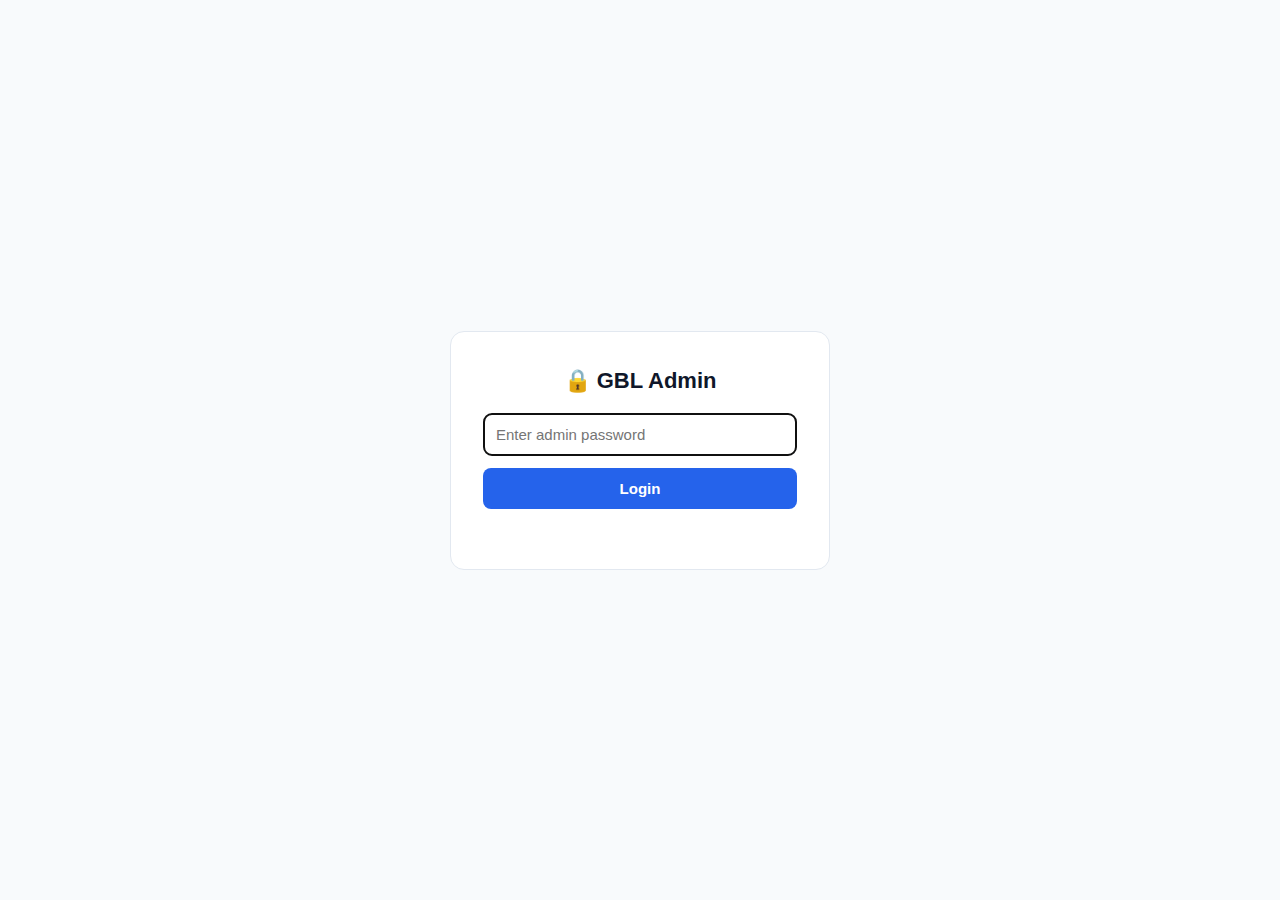
<file: admin.html>
<!doctype html>
<html lang="en">
<head>
  <meta charset="utf-8">
  <meta name="viewport" content="width=device-width, initial-scale=1.0">
  <title>GBL Admin — Orders</title>
  <meta name="robots" content="noindex, nofollow">
  <style>
    :root {
      --bg: #f8fafc;
      --card: #fff;
      --ink: #0f172a;
      --muted: #64748b;
      --accent: #2563eb;
      --accent-2: #16a34a;
      --line: #e2e8f0;
      --danger: #dc2626;
    }
    * { box-sizing: border-box; margin: 0; padding: 0; }
    body { font-family: -apple-system, BlinkMacSystemFont, 'Segoe UI', Roboto, sans-serif; background: var(--bg); color: var(--ink); line-height: 1.5; }

    /* Login */
    #login-screen { display:flex; align-items:center; justify-content:center; min-height:100vh; }
    #login-screen .box { background:var(--card); padding:32px; border-radius:14px; border:1px solid var(--line); max-width:380px; width:90%; text-align:center; }
    #login-screen h1 { font-size:22px; margin-bottom:16px; }
    #login-screen input { width:100%; padding:12px; border:1px solid var(--line); border-radius:8px; font-size:15px; margin-bottom:12px; }
    #login-screen button { width:100%; padding:12px; background:var(--accent); color:#fff; border:none; border-radius:8px; font-size:15px; font-weight:700; cursor:pointer; }
    #login-screen button:hover { opacity:0.9; }
    #login-error { color:var(--danger); font-size:13px; margin-top:8px; min-height:20px; }

    /* Dashboard */
    #dashboard { display:none; }
    .topbar { background:var(--card); border-bottom:1px solid var(--line); padding:14px 24px; display:flex; justify-content:space-between; align-items:center; position:sticky; top:0; z-index:10; }
    .topbar h1 { font-size:18px; }
    .topbar .actions { display:flex; gap:10px; align-items:center; }
    .topbar button { padding:8px 16px; border:1px solid var(--line); background:var(--card); border-radius:8px; cursor:pointer; font-size:13px; font-weight:600; }
    .topbar button:hover { background:#f1f5f9; }
    .topbar .logout { color:var(--danger); border-color:var(--danger); }

    .container { max-width:1200px; margin:0 auto; padding:20px; }

    /* Stats */
    .stats { display:grid; grid-template-columns:repeat(auto-fit, minmax(200px, 1fr)); gap:14px; margin-bottom:24px; }
    .stat-card { background:var(--card); border:1px solid var(--line); border-radius:12px; padding:18px; }
    .stat-card .label { font-size:13px; color:var(--muted); font-weight:600; text-transform:uppercase; letter-spacing:0.5px; }
    .stat-card .value { font-size:28px; font-weight:900; margin-top:4px; }
    .stat-card .sub { font-size:12px; color:var(--muted); margin-top:2px; }

    /* Filters */
    .filters { display:flex; gap:10px; margin-bottom:16px; flex-wrap:wrap; align-items:center; }
    .filters input, .filters select { padding:8px 12px; border:1px solid var(--line); border-radius:8px; font-size:13px; }
    .filters input { width:220px; }

    /* Table */
    .table-wrap { background:var(--card); border:1px solid var(--line); border-radius:12px; overflow:hidden; }
    table { width:100%; border-collapse:collapse; font-size:13px; }
    th { background:#f8fafc; padding:10px 14px; text-align:left; font-weight:700; color:var(--muted); text-transform:uppercase; font-size:11px; letter-spacing:0.5px; border-bottom:1px solid var(--line); white-space:nowrap; }
    td { padding:10px 14px; border-bottom:1px solid var(--line); vertical-align:top; }
    tr:last-child td { border-bottom:none; }
    tr:hover { background:#f8fafc; }
    .status-badge { display:inline-block; padding:2px 8px; border-radius:6px; font-size:11px; font-weight:700; text-transform:uppercase; }
    .status-completed { background:#dcfce7; color:#16a34a; }
    .status-pending { background:#fef9c3; color:#a16207; }
    .status-failed { background:#fee2e2; color:#dc2626; }
    .items-list { font-size:12px; color:var(--muted); }
    .empty-state { text-align:center; padding:60px 20px; color:var(--muted); }

    /* Detail modal */
    #order-detail { position:fixed; inset:0; display:none; align-items:center; justify-content:center; background:rgba(0,0,0,0.4); z-index:100; }
    #order-detail .modal { background:var(--card); border-radius:14px; padding:24px; max-width:500px; width:90%; max-height:80vh; overflow-y:auto; }
    #order-detail .modal h2 { font-size:18px; margin-bottom:16px; }
    #order-detail .modal .row { display:flex; justify-content:space-between; padding:8px 0; border-bottom:1px solid var(--line); font-size:14px; }
    #order-detail .modal .row .lbl { color:var(--muted); font-weight:600; }
    #order-detail .modal .close-btn { margin-top:16px; width:100%; padding:10px; background:var(--bg); border:1px solid var(--line); border-radius:8px; cursor:pointer; font-weight:600; }

    @media (max-width:768px) {
      .container { padding:12px; }
      .stats { grid-template-columns:1fr 1fr; }
      table { font-size:12px; }
      th, td { padding:8px 10px; }
    }
  </style>
</head>
<body>

  <!-- Login -->
  <div id="login-screen">
    <div class="box">
      <h1>🔒 GBL Admin</h1>
      <input type="password" id="admin-pw" placeholder="Enter admin password" autofocus>
      <button id="admin-login-btn">Login</button>
      <div id="login-error"></div>
    </div>
  </div>

  <!-- Dashboard -->
  <div id="dashboard">
    <div class="topbar">
      <h1>📦 GBL Orders</h1>
      <div class="actions">
        <button id="refresh-btn">↻ Refresh</button>
        <button id="export-btn">📥 Export CSV</button>
        <button class="logout" id="logout-btn">Logout</button>
      </div>
    </div>

    <div class="container">
      <div class="stats" id="stats-row"></div>

      <div class="filters">
        <input type="search" id="search-input" placeholder="Search orders...">
        <select id="status-filter">
          <option value="">All Statuses</option>
          <option value="COMPLETED">Completed</option>
          <option value="PENDING">Pending</option>
          <option value="FAILED">Failed</option>
        </select>
        <select id="date-filter">
          <option value="">All Time</option>
          <option value="today">Today</option>
          <option value="7d">Last 7 Days</option>
          <option value="30d">Last 30 Days</option>
        </select>
      </div>

      <div class="table-wrap">
        <table>
          <thead>
            <tr>
              <th>Date</th>
              <th>Customer</th>
              <th>Email</th>
              <th>Items</th>
              <th>Amount</th>
              <th>Status</th>
              <th>Shipping</th>
              <th></th>
            </tr>
          </thead>
          <tbody id="orders-body"></tbody>
        </table>
      </div>
    </div>
  </div>

  <!-- Order Detail Modal -->
  <div id="order-detail">
    <div class="modal" id="detail-content"></div>
  </div>

  <script>
    const SUPABASE_URL = 'https://bjgrwedgahitrakwzoob.supabase.co';
    const SUPABASE_ANON_KEY = 'eyJhbGciOiJIUzI1NiIsInR5cCI6IkpXVCJ9.eyJpc3MiOiJzdXBhYmFzZSIsInJlZiI6ImJqZ3J3ZWRnYWhpdHJha3d6b29iIiwicm9sZSI6ImFub24iLCJpYXQiOjE3NzU1NDY5NjMsImV4cCI6MjA5MTEyMjk2M30.Gcpxpw6L7ca0qXIfOq2M4-l1HPOSy9dT4_XHsQp9Dts';
    const ADMIN_PASSWORD = 'gbl2026admin';

    let allOrders = [];

    // Auth
    function isLoggedIn() { return sessionStorage.getItem('gbl_admin') === 'true'; }
    function doLogin() {
      const pw = document.getElementById('admin-pw').value;
      if (pw === ADMIN_PASSWORD) {
        sessionStorage.setItem('gbl_admin', 'true');
        showDashboard();
      } else {
        document.getElementById('login-error').textContent = 'Wrong password';
      }
    }
    function doLogout() {
      sessionStorage.removeItem('gbl_admin');
      location.reload();
    }

    document.getElementById('admin-login-btn').addEventListener('click', doLogin);
    document.getElementById('admin-pw').addEventListener('keydown', e => { if (e.key === 'Enter') doLogin(); });
    document.getElementById('logout-btn').addEventListener('click', doLogout);

    function showDashboard() {
      document.getElementById('login-screen').style.display = 'none';
      document.getElementById('dashboard').style.display = 'block';
      fetchOrders();
    }

    // Fetch orders from Supabase
    async function fetchOrders() {
      try {
        const res = await fetch(`${SUPABASE_URL}/rest/v1/orders?order=created_at.desc&limit=500`, {
          headers: {
            'apikey': SUPABASE_ANON_KEY,
            'Authorization': `Bearer ${SUPABASE_ANON_KEY}`
          }
        });
        if (!res.ok) throw new Error(`HTTP ${res.status}`);
        allOrders = await res.json();
        renderStats();
        renderOrders();
      } catch (err) {
        console.error('Fetch orders error:', err);
        document.getElementById('orders-body').innerHTML = `<tr><td colspan="8" class="empty-state">Error loading orders: ${err.message}</td></tr>`;
      }
    }

    function renderStats() {
      const total = allOrders.length;
      const revenue = allOrders.reduce((s, o) => s + (o.amount_cents || 0), 0);
      const today = new Date().toDateString();
      const todayOrders = allOrders.filter(o => new Date(o.created_at).toDateString() === today);
      const todayRevenue = todayOrders.reduce((s, o) => s + (o.amount_cents || 0), 0);

      document.getElementById('stats-row').innerHTML = `
        <div class="stat-card">
          <div class="label">Total Orders</div>
          <div class="value">${total}</div>
        </div>
        <div class="stat-card">
          <div class="label">Total Revenue</div>
          <div class="value">$${(revenue / 100).toFixed(2)}</div>
        </div>
        <div class="stat-card">
          <div class="label">Today's Orders</div>
          <div class="value">${todayOrders.length}</div>
          <div class="sub">$${(todayRevenue / 100).toFixed(2)} today</div>
        </div>
        <div class="stat-card">
          <div class="label">Avg Order Value</div>
          <div class="value">$${total > 0 ? (revenue / total / 100).toFixed(2) : '0.00'}</div>
        </div>
      `;
    }

    function getFilteredOrders() {
      let list = allOrders.slice();
      const q = document.getElementById('search-input').value.toLowerCase().trim();
      const status = document.getElementById('status-filter').value;
      const dateFilter = document.getElementById('date-filter').value;

      if (q) {
        list = list.filter(o =>
          (o.customer_name || '').toLowerCase().includes(q) ||
          (o.customer_email || '').toLowerCase().includes(q) ||
          (o.payment_id || '').toLowerCase().includes(q) ||
          JSON.stringify(o.items || []).toLowerCase().includes(q)
        );
      }
      if (status) {
        list = list.filter(o => (o.status || '').toUpperCase() === status);
      }
      if (dateFilter) {
        const now = new Date();
        let cutoff;
        if (dateFilter === 'today') cutoff = new Date(now.getFullYear(), now.getMonth(), now.getDate());
        else if (dateFilter === '7d') cutoff = new Date(now - 7 * 86400000);
        else if (dateFilter === '30d') cutoff = new Date(now - 30 * 86400000);
        if (cutoff) list = list.filter(o => new Date(o.created_at) >= cutoff);
      }
      return list;
    }

    function renderOrders() {
      const list = getFilteredOrders();
      const tbody = document.getElementById('orders-body');

      if (list.length === 0) {
        tbody.innerHTML = `<tr><td colspan="8" class="empty-state">No orders found</td></tr>`;
        return;
      }

      tbody.innerHTML = list.map(o => {
        const date = new Date(o.created_at).toLocaleString('en-US', { timeZone: 'America/New_York', month: 'short', day: 'numeric', hour: 'numeric', minute: '2-digit' });
        const items = (o.items || []).map(i => `${i.name} ×${i.qty}`).join(', ');
        const statusClass = (o.status || '').toLowerCase().includes('complete') ? 'completed' : (o.status || '').toLowerCase().includes('fail') ? 'failed' : 'pending';
        const shipping = [o.shipping_city, o.shipping_state, o.shipping_zip].filter(Boolean).join(', ');

        return `<tr>
          <td style="white-space:nowrap">${date}</td>
          <td><strong>${esc(o.customer_name || 'N/A')}</strong></td>
          <td>${esc(o.customer_email || 'N/A')}</td>
          <td class="items-list">${esc(items || 'N/A')}</td>
          <td style="font-weight:700">$${((o.amount_cents || 0) / 100).toFixed(2)}</td>
          <td><span class="status-badge status-${statusClass}">${esc(o.status || 'unknown')}</span></td>
          <td style="font-size:12px">${esc(shipping || 'N/A')}</td>
          <td><button onclick="showDetail('${o.id}')" style="border:1px solid var(--line);background:var(--card);border-radius:6px;padding:4px 8px;cursor:pointer;font-size:11px">View</button></td>
        </tr>`;
      }).join('');
    }

    function showDetail(id) {
      const o = allOrders.find(x => x.id === id);
      if (!o) return;
      const modal = document.getElementById('order-detail');
      const content = document.getElementById('detail-content');
      const date = new Date(o.created_at).toLocaleString('en-US', { timeZone: 'America/New_York' });
      const items = (o.items || []).map(i => `${i.name} ×${i.qty} — $${((i.price * i.qty) / 100).toFixed(2)}`).join('<br>');
      const address = [o.shipping_address, o.shipping_city, o.shipping_state, o.shipping_zip].filter(Boolean).join(', ');

      content.innerHTML = `
        <h2>Order Details</h2>
        <div class="row"><span class="lbl">Date</span><span>${date}</span></div>
        <div class="row"><span class="lbl">Payment ID</span><span style="font-size:12px;word-break:break-all">${esc(o.payment_id)}</span></div>
        <div class="row"><span class="lbl">Status</span><span>${esc(o.status)}</span></div>
        <div class="row"><span class="lbl">Amount</span><span style="font-weight:700">$${((o.amount_cents || 0) / 100).toFixed(2)}</span></div>
        <div class="row"><span class="lbl">Customer</span><span>${esc(o.customer_name || 'N/A')}</span></div>
        <div class="row"><span class="lbl">Email</span><span>${esc(o.customer_email || 'N/A')}</span></div>
        <div class="row"><span class="lbl">Ship To</span><span>${esc(address || 'N/A')}</span></div>
        <div class="row"><span class="lbl">Items</span><span>${items || 'N/A'}</span></div>
        ${o.receipt_url ? `<div class="row"><span class="lbl">Receipt</span><span><a href="${esc(o.receipt_url)}" target="_blank">View Receipt ↗</a></span></div>` : ''}
        ${o.notes ? `<div class="row"><span class="lbl">Notes</span><span>${esc(o.notes)}</span></div>` : ''}
        <button class="close-btn" onclick="closeDetail()">Close</button>
      `;
      modal.style.display = 'flex';
    }

    function closeDetail() {
      document.getElementById('order-detail').style.display = 'none';
    }

    document.getElementById('order-detail').addEventListener('click', e => {
      if (e.target === document.getElementById('order-detail')) closeDetail();
    });

    // Export CSV
    function exportCSV() {
      const list = getFilteredOrders();
      const headers = ['Date', 'Customer', 'Email', 'Items', 'Amount', 'Status', 'Address', 'City', 'State', 'ZIP', 'Payment ID'];
      const rows = list.map(o => [
        new Date(o.created_at).toISOString(),
        o.customer_name || '',
        o.customer_email || '',
        (o.items || []).map(i => `${i.name} x${i.qty}`).join('; '),
        ((o.amount_cents || 0) / 100).toFixed(2),
        o.status || '',
        o.shipping_address || '',
        o.shipping_city || '',
        o.shipping_state || '',
        o.shipping_zip || '',
        o.payment_id || ''
      ]);
      const csv = [headers, ...rows].map(r => r.map(c => `"${String(c).replace(/"/g, '""')}"`).join(',')).join('\n');
      const blob = new Blob([csv], { type: 'text/csv' });
      const a = document.createElement('a');
      a.href = URL.createObjectURL(blob);
      a.download = `gbl-orders-${new Date().toISOString().slice(0,10)}.csv`;
      a.click();
    }

    document.getElementById('export-btn').addEventListener('click', exportCSV);
    document.getElementById('refresh-btn').addEventListener('click', fetchOrders);

    // Filters
    document.getElementById('search-input').addEventListener('input', renderOrders);
    document.getElementById('status-filter').addEventListener('change', renderOrders);
    document.getElementById('date-filter').addEventListener('change', renderOrders);

    function esc(s) { return String(s || '').replace(/&/g,'&amp;').replace(/</g,'&lt;').replace(/>/g,'&gt;').replace(/"/g,'&quot;'); }

    // Init
    if (isLoggedIn()) showDashboard();
  </script>
</body>
</html>
</file>
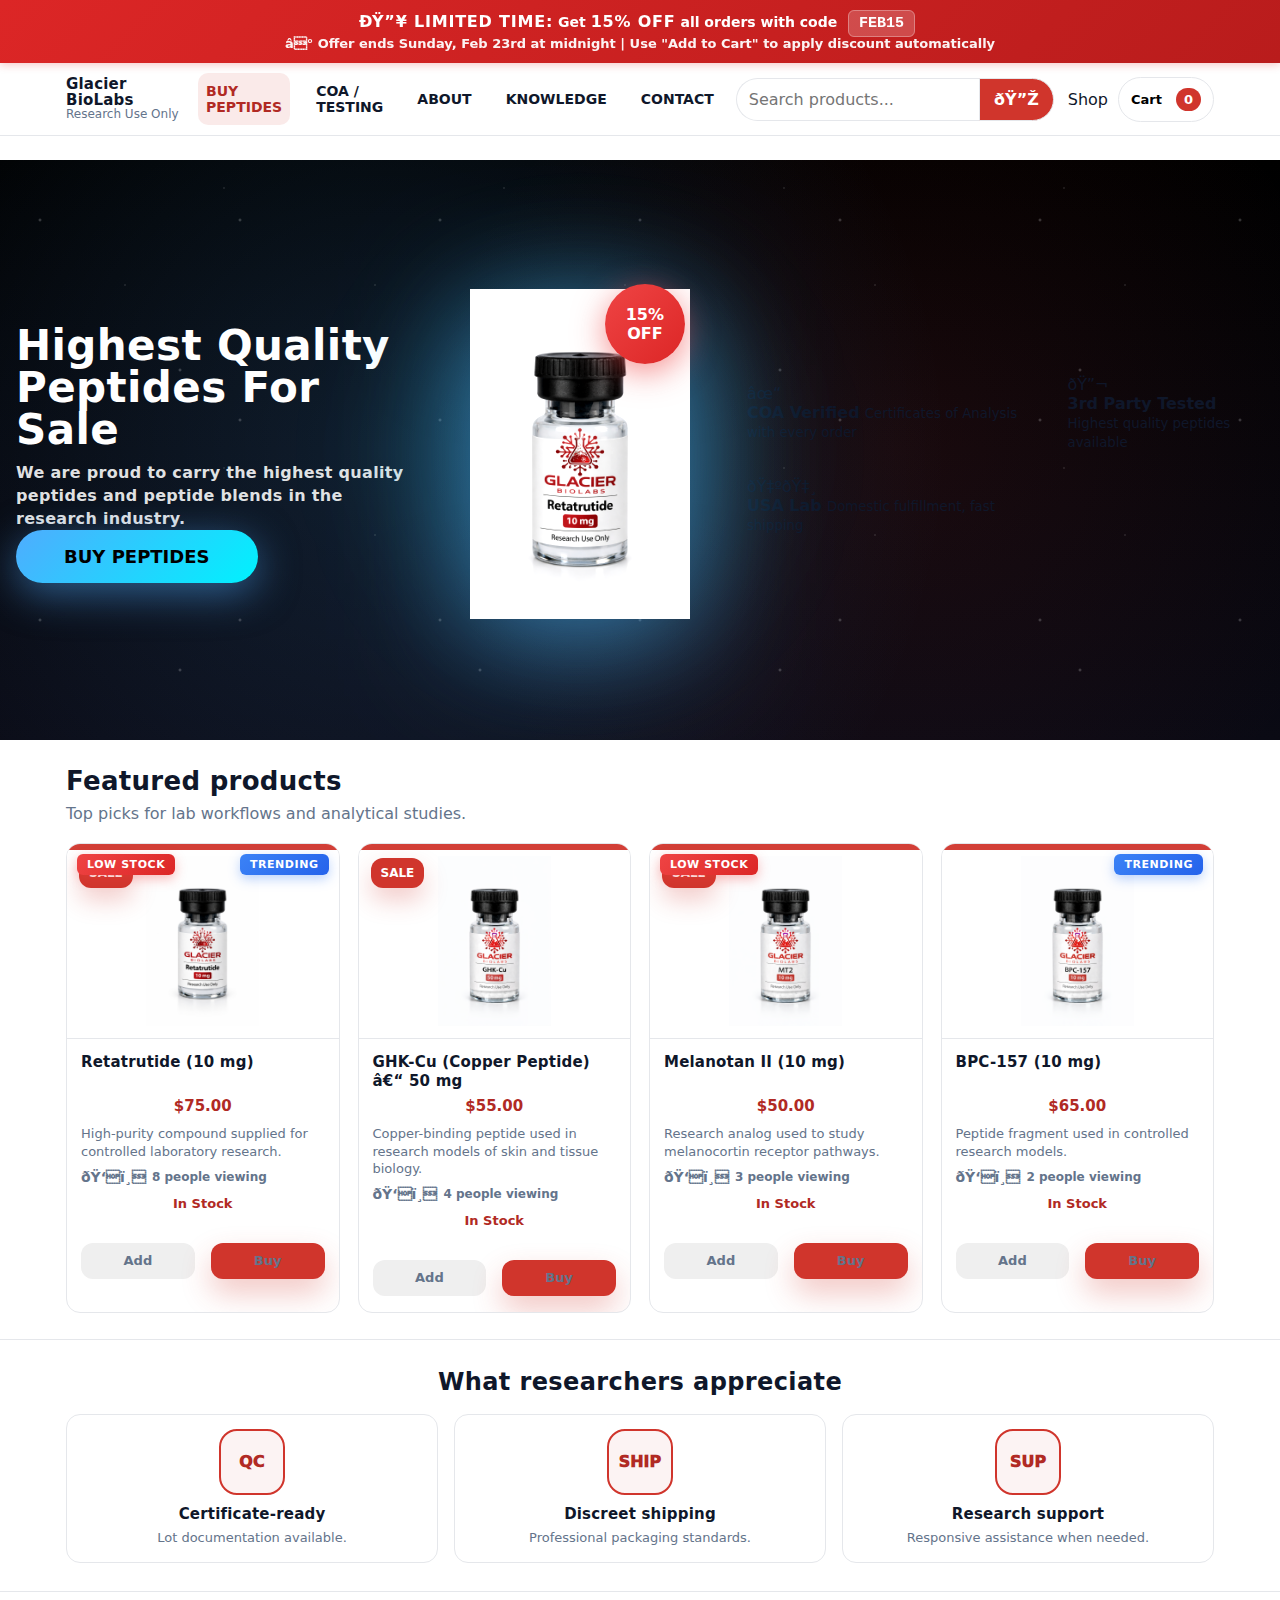
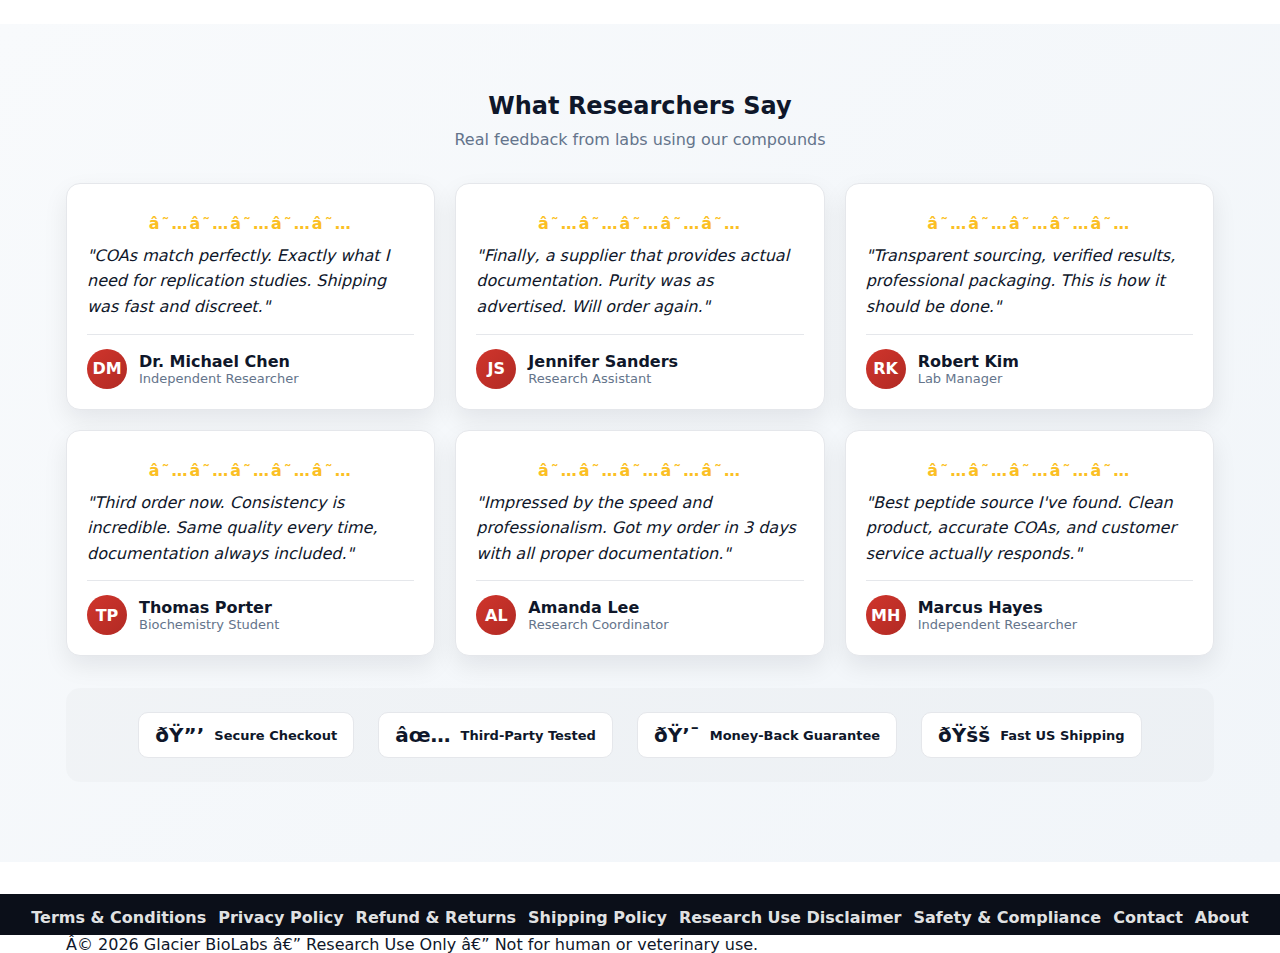
<file: index-backup-1771571381.html>
<!doctype html>
<html lang="en">
<head>
  <script async src="https://www.googletagmanager.com/gtag/js?id=G-NVSME04P2L"></script>
<script>
  window.dataLayer = window.dataLayer || [];
  function gtag(){dataLayer.push(arguments);}
  gtag('js', new Date());
  gtag('config', 'G-NVSME04P2L');

  // Virtual pageview tracking for single-page app
  function trackPageView(path, title) {
    gtag('event', 'page_view', {
      page_path: path,
      page_title: title || path
    });
  }
</script>

  <!-- Meta Pixel Code -->
  <script>
  !function(f,b,e,v,n,t,s)
  {if(f.fbq)return;n=f.fbq=function(){n.callMethod?
  n.callMethod.apply(n,arguments):n.queue.push(arguments)};
  if(!f._fbq)f._fbq=n;n.push=n;n.loaded=!0;n.version='2.0';
  n.queue=[];t=b.createElement(e);t.async=!0;
  t.src=v;s=b.getElementsByTagName(e)[0];
  s.parentNode.insertBefore(t,s)}(window, document,'script',
  'https://connect.facebook.net/en_US/fbevents.js');
  fbq('init', '1985479965737520');
  fbq('track', 'PageView');
  </script>
  <noscript><img height="1" width="1" style="display:none"
  src="https://www.facebook.com/tr?id=1985479965737520&ev=PageView&noscript=1"
  /></noscript>
  <!-- End Meta Pixel Code -->

  <meta charset="utf-8" />
  <title>Glacier BioLabs — Research Peptides</title>
  <meta name="viewport" content="width=device-width,initial-scale=1" />
  <meta name="description" content="Glacier BioLabs — Research Use Only compounds." />
  <style>
    :root{
      --accent:#d0352c;
      --accent-2:#b12a24;
      --accent-soft: rgba(208,53,44,.10);
      --ink:#0f172a;
      --muted:#64748b;
      --line:#e5e7eb;
      --bg:#ffffff;
      --card:#ffffff;
      --shadow: 0 10px 25px rgba(2,6,23,.08);
      --radius: 14px;
      --radius-sm: 10px;
      --max: 1180px;

      --topbar-h: 36px;
      --header-h: 72px;
    }

    *{box-sizing:border-box}
    html,body{height:100%}
    body{
      margin:0;
      font-family: ui-sans-serif, system-ui, -apple-system, "Segoe UI", Roboto, Arial, "Apple Color Emoji","Segoe UI Emoji";
      background:var(--bg);
      color:var(--ink);
    }
    a{color:inherit;text-decoration:none}
    button,input,select,textarea{font:inherit}

    .wrap{max-width:var(--max); margin:0 auto; padding:0 16px}
    .muted{color:var(--muted)}
    .sr-only{position:absolute;left:-9999px;top:auto;width:1px;height:1px;overflow:hidden}

    /* ===== Topbar + Header ===== */
    .topbar{
      height:var(--topbar-h);
      background:var(--accent-2);
      color:#fff;
      display:flex;
      align-items:center;
      font-size:13px;
    }
    .topbar .wrap{
      width:100%;
      display:flex;
      align-items:center;
      justify-content:space-between;
      gap:10px;
    }
    .topbar .right{
      display:flex; gap:14px; align-items:center;
      opacity:.95;
    }
    .topbar a{color:#fff; opacity:.95}
    .topbar a:hover{opacity:1; text-decoration:underline}

    header{
      position:sticky;
      top:0;
      z-index:50;
      background:#fff;
      border-bottom:1px solid var(--line);
    }
    .header{
  height:var(--header-h);
  display:flex;
  align-items:center;
  gap:14px;
  justify-content:flex-start;
    } 
    .brand{
  display:flex;
  align-items:center;
  gap:10px;
  margin-right:auto;
    }
    .logo{
      height:40px;width:auto; display:block;
    }
    .brand-text{
      display:flex; flex-direction:column; line-height:1.05;
    }
    .brand-text strong{font-size:15px; letter-spacing:.2px}
    .brand-text span{font-size:12px; color:var(--muted)}

    nav.desktop-nav{
      flex:1;
      display:flex;
      align-items:center;
      justify-content:center;
      gap:18px;
      font-weight:600;
      font-size:14px;
    }
    nav.desktop-nav a{
      padding:10px 8px;
      border-radius:10px;
    }
    nav.desktop-nav a:hover{background:rgba(2,6,23,.04)}
    nav.desktop-nav a.active{
      color:var(--accent-2);
      background:var(--accent-soft);
    }

    .search{
      display:flex; align-items:center; gap:0;
      width: 360px;
      max-width: 38vw;
    }
    .search input{
      width:100%;
      border:1px solid var(--line);
      border-right:none;
      padding:11px 12px;
      border-radius:999px 0 0 999px;
      outline:none;
    }
    .search input:focus{
      border-color: rgba(208,53,44,.45);
      box-shadow: 0 0 0 4px rgba(208,53,44,.12);
    }
    .search button{
      border:1px solid var(--line);
      background:var(--accent);
      color:#fff;
      padding:11px 14px;
      border-radius:0 999px 999px 0;
      cursor:pointer;
      font-weight:700;
    }
    .search button:hover{background:var(--accent-2)}

    .header-actions{
      display:flex; align-items:center; gap:10px;
    }

    .cart-pill{
      display:inline-flex; align-items:center; gap:8px;
      padding:10px 12px;
      border:1px solid var(--line);
      border-radius:999px;
      font-weight:700;
      font-size:13px;
      background:#fff;
      cursor:pointer;
    }
    .cart-pill:hover{box-shadow:0 6px 16px rgba(2,6,23,.08)}
    .bump { transform: scale(1.06); transition: transform .12s ease; }

    /* toast */
    #gl-toast {
      position:fixed;
      right:18px;
      bottom:88px;
      z-index:120;
      min-width:180px;
      max-width:360px;
      display:flex;
      flex-direction:column;
      gap:8px;
      pointer-events:none;
    }
    .gl-toast-item {
      pointer-events:auto;
      background:#0f172a;
      color:#fff;
      padding:10px 12px;
      border-radius:10px;
      box-shadow:0 10px 30px rgba(2,6,23,.18);
      font-weight:700;
      opacity:0.98;
    }

    /* ===== Mobile controls ===== */
    .hamburger{
      display:none;
      border:1px solid var(--line);
      background:#fff;
      border-radius:12px;
      padding:10px 12px;
      cursor:pointer;
    }

    .drawer-backdrop{
      position:fixed; inset:0;
      background:rgba(2,6,23,.55);
      display:none;
      z-index:60;
    }
    .drawer{
      position:fixed; top:0; right:0;
      height:100%;
      width:min(420px, 92vw);
      background:#fff;
      z-index:70;
      transform:translateX(100%);
      transition:transform .25s ease;
      display:flex;
      flex-direction:column;
    }
    .drawer.open{transform:translateX(0)}
    .drawer .head{
      padding:14px 16px;
      border-bottom:1px solid var(--line);
      display:flex; align-items:center; justify-content:space-between;
    }
    .drawer .body{padding:16px; display:flex; flex-direction:column; gap:8px}
    .drawer .body a{
      padding:12px 12px;
      border:1px solid var(--line);
      border-radius:12px;
      font-weight:700;
    }
    .drawer .body a:hover{background:rgba(2,6,23,.03)}
    .drawer .close{
      border:1px solid var(--line);
      background:#fff;
      border-radius:12px;
      padding:8px 10px;
      cursor:pointer;
      font-weight:800;
    }

    /* ===== Hero ===== */
    .hero{
      position:relative;
      overflow:hidden;
      background:
        radial-gradient(circle at 30% 50%, rgba(79, 172, 254, 0.15), transparent 60%),
        radial-gradient(circle at 70% 50%, rgba(208,53,44, 0.1), transparent 50%),
        linear-gradient(180deg, #000000 0%, #0a0a14 100%);
      min-height:580px;
      display:flex;
      align-items:center;
    }
    .hero::before{
      content:"";
      position:absolute;
      inset:0;
      background:
        radial-gradient(2px 2px at 20% 30%, white, transparent),
        radial-gradient(2px 2px at 60% 70%, white, transparent),
        radial-gradient(1px 1px at 50% 50%, white, transparent),
        radial-gradient(1px 1px at 80% 10%, white, transparent);
      background-size: 200px 200px, 300px 300px, 250px 250px, 280px 280px;
      opacity:0.3;
    }
    .hero .wrap{
      position:relative;
      padding:56px 16px 48px;
      display:grid;
      grid-template-columns: 1.2fr .8fr;
      align-items:center;
      gap:26px;
    }
    .hero h1{
      margin:0;
      color:#fff;
      font-size:42px;
      letter-spacing:.4px;
    }
    .hero p{
      margin:10px 0 0;
      color:rgba(255,255,255,.88);
      font-size:16px;
      max-width: 56ch;
      line-height:1.45;
    }
    .hero .kicker{
      display:inline-flex;
      gap:10px; align-items:center;
      color:rgba(255,255,255,.85);
      font-weight:800;
      letter-spacing:.18em;
      text-transform:uppercase;
      font-size:12px;
      margin-bottom:10px;
    }
    .hero .cta-row{
      margin-top:18px;
      display:flex; gap:12px; flex-wrap:wrap;
      align-items:center;
    }
    .btn{
      display:inline-flex; align-items:center; justify-content:center;
      gap:10px;
      padding:12px 16px;
      border-radius:999px;
      border:1px solid transparent;
      font-weight:800;
      cursor:pointer;
      white-space:nowrap;
    }
    .btn.primary{
      background:var(--accent);
      color:#fff;
      box-shadow:0 14px 30px rgba(208,53,44,.28);
    }
    .btn.primary:hover{background:var(--accent-2)}
    .btn.ghost{
      background:transparent;
      border-color:rgba(255,255,255,.25);
      color:#fff;
    }
    .btn.ghost:hover{background:rgba(255,255,255,.08)}
    .hero .badge{
      display:inline-flex;
      align-items:center;
      padding:10px 12px;
      border-radius:999px;
      background:rgba(255,255,255,.12);
      color:#fff;
      border:1px solid rgba(255,255,255,.18);
      font-weight:700;
      margin-top:14px;
    }
    .hero .panel{
      background:rgba(255,255,255,.08);
      border:1px solid rgba(255,255,255,.14);
      border-radius: var(--radius);
      padding:16px;
      backdrop-filter: blur(6px);
      color:#fff;
    }
    .hero .panel strong{display:block; font-size:14px; letter-spacing:.2px}
    .hero .panel small{display:block; opacity:.88; margin-top:6px; line-height:1.35}

    /* ===== Page sections ===== */
    main{padding:24px 0 0}
    .section{padding:26px 0}
    .section h2{
      margin:0 0 14px;
      font-size:26px;
      letter-spacing:.3px;
    }
    .subhead{
      margin:-8px 0 18px;
      color:var(--muted);
      line-height:1.45;
      max-width: 70ch;
    }
    .divider{height:1px; background:var(--line); margin:20px 0}

    /* ===== Catalog layout ===== */
    .catalog{
      display:grid;
      grid-template-columns: 280px 1fr;
      gap:26px;
      align-items:start;
    }
    aside.filters{
      border-right:1px solid var(--line);
      padding-right:18px;
    }
    .filter-block{padding:6px 0 16px}
    .filter-block h3{
      margin:0 0 10px;
      font-size:16px;
      letter-spacing:.2px;
    }
    .filter-line{height:1px; background:var(--line); margin:10px 0 14px}
    .check{
      display:flex; align-items:center; gap:10px;
      padding:10px 0;
      cursor:pointer;
      user-select:none;
      font-weight:600;
      color:var(--ink);
    }
    .check input{width:18px;height:18px}
    .chip{
      display:inline-flex; align-items:center;
      font-size:12px;
      font-weight:800;
      border-radius:999px;
      padding:4px 8px;
      background:rgba(2,6,23,.05);
      margin-left:auto;
      color:var(--muted);
    }
    .price-range{
      display:flex; gap:10px; align-items:center;
      flex-wrap:wrap;
    }
    .price-range input{
      width:120px;
      padding:10px 10px;
      border:1px solid var(--line);
      border-radius:12px;
    }
    .price-range button{
      padding:10px 12px;
      border-radius:12px;
      border:1px solid var(--line);
      background:#fff;
      font-weight:800;
      cursor:pointer;
    }
    .price-range button:hover{box-shadow:0 10px 22px rgba(2,6,23,.08)}

    .catalog-head{
      display:flex;
      align-items:center;
      justify-content:space-between;
      gap:12px;
      margin-bottom:12px;
    }
    .catalog-head .count{
      font-weight:700;
      color:var(--muted);
    }
    .sort{
      display:flex; align-items:center; gap:10px;
    }
    .sort select{
      padding:10px 10px;
      border:1px solid var(--line);
      border-radius:12px;
      background:#fff;
      font-weight:700;
    }

    /* ===== Product cards ===== */
    .grid{
      display:grid;
      grid-template-columns: repeat(4, minmax(0,1fr));
      gap:18px;
    }
    .card{
      background:var(--card);
      border:1px solid var(--line);
      border-radius: var(--radius);
      overflow:hidden;
      transition:transform .14s ease, box-shadow .14s ease;
    }
    .card:hover{
      transform: translateY(-2px);
      box-shadow: var(--shadow);
    }
    .card .img-wrap{
      position:relative;
      background:#fff;
      border-bottom:1px solid var(--line);
      padding:12px;
    }
    .card .img-topbar{
      position:absolute; left:0; top:0; right:0;
      height:6px;
      background:var(--accent);
      opacity:.95;
    }
    .card img{
      width:100%;
      height:170px;
      object-fit:contain;
      background:#fff;
      border-radius:12px;
      display:block;
    }
    .tag-sale{
      position:absolute;
      left:12px; top:14px;
      background:var(--accent);
      color:#fff;
      font-weight:900;
      font-size:12px;
      padding:8px 10px;
      border-radius:12px;
      box-shadow:0 12px 24px rgba(208,53,44,.25);
    }
    .card .body{
      padding:14px 14px 16px;
    }
    .card h3{
      margin:0;
      font-size:15px;
      line-height:1.25;
      letter-spacing:.2px;
      min-height: 38px;
    }
    .stars{
      display:flex; align-items:center; justify-content:center;
      gap:2px;
      margin:10px 0 6px;
      color: var(--accent-2);
      font-weight:900;
      font-size:12px;
      letter-spacing:.05em;
    }
    .price{
      text-align:center;
      font-weight:900;
      color: var(--accent-2);
      margin:6px 0 10px;
      font-size:15px;
    }
    .card .small{
      color:var(--muted);
      font-size:13px;
      line-height:1.35;
      min-height: 36px;
    }
    .card .actions{
      margin-top:12px;
      display:flex; justify-content:space-between; gap:8px;
    }

    .btn.small{
      padding:8px 12px;
      font-size:13px;
      border-radius:12px;
    }
    .card .actions .btn{
      flex:1;
      min-width:0;
    }
    .card .actions .btn + .btn{ margin-left:8px; }

    /* ===== Product detail page ===== */
    .crumbs{
      font-size:13px;
      color:var(--muted);
      margin:6px 0 16px;
    }
    .product-page{
      display:grid;
      grid-template-columns: 520px 1fr;
      gap:26px;
      align-items:start;
      padding-bottom: 12px;
    }
    .media{
      border:1px solid var(--line);
      border-radius: var(--radius);
      padding:14px;
      background:#fff;
    }
    .media .img-topbar{height:6px;background:var(--accent);border-radius:999px;margin-bottom:12px}
    .media img{
      width:100%;
      height:420px;
      object-fit:contain;
      display:block;
      background:#fff;
      border-radius:12px;
    }
    .pinfo h1{margin:0; font-size:34px; letter-spacing:.3px}
    .pinfo .rating-row{
      display:flex; align-items:center; gap:10px;
      margin:10px 0 10px;
      color:var(--muted);
      font-weight:700;
      font-size:14px;
      flex-wrap:wrap;
    }
    .pinfo .big-price{
      font-size:34px;
      font-weight:950;
      color:var(--accent-2);
      margin:10px 0 12px;
    }
    .pinfo .desc{color:var(--ink); line-height:1.5}
    .ruo{
      margin-top:14px;
      padding:12px 12px;
      border-radius:12px;
      background: var(--accent-soft);
      border:1px solid rgba(208,53,44,.18);
      color: var(--accent-2);
      font-weight:900;
      line-height:1.35;
      font-size:13px;
    }
    .form{
      margin-top:14px;
      display:grid;
      gap:12px;
    }
    .row2{
      display:grid;
      grid-template-columns: 1fr 1fr;
      gap:12px;
    }
    .field label{
      display:block;
      font-size:13px;
      color:var(--muted);
      font-weight:800;
      margin-bottom:6px;
    }
    .field input, .field select, .field textarea{
      width:100%;
      padding:12px 12px;
      border-radius:12px;
      border:1px solid var(--line);
      outline:none;
    }
    .field input:focus, .field select:focus, .field textarea:focus{
      border-color: rgba(208,53,44,.45);
      box-shadow: 0 0 0 4px rgba(208,53,44,.12);
    }
    .confirm{
      display:flex; gap:10px; align-items:flex-start;
      padding:12px;
      border-radius:12px;
      border:1px solid var(--line);
      background:#fff;
      font-weight:700;
      color:var(--ink);
      line-height:1.35;
    }
    .confirm input{width:18px;height:18px;margin-top:2px}
    .cta-bar{
      display:flex; gap:12px; align-items:center; flex-wrap:wrap;
      margin-top:8px;
    }
    .backlink{color:var(--muted); font-weight:800}
    .backlink:hover{color:var(--ink)}

    /* ===== Trust icons section ===== */
    .trust{
      border-top:1px solid var(--line);
      border-bottom:1px solid var(--line);
      background:#fff;
    }
    .trust .wrap{padding:28px 16px}
    .trust h2{
      text-align:center;
      margin:0 0 18px;
      letter-spacing:.4px;
    }
    .trust-grid{
      display:grid;
      grid-template-columns: repeat(3, minmax(0,1fr));
      gap:16px;
      align-items:start;
      text-align:center;
    }
    .trust-card{
      padding:14px 12px;
      border-radius: var(--radius);
      border:1px solid var(--line);
      background:#fff;
    }
    .icon{
      width:66px;height:66px;
      border-radius:18px;
      border:2px solid var(--accent);
      display:flex;align-items:center;justify-content:center;
      margin:0 auto 10px;
      background: rgba(208,53,44,.06);
      font-weight:950;
      color:var(--accent-2);
    }
    .trust-card h3{margin:0 0 6px; font-size:15px; letter-spacing:.2px}
    .trust-card p{margin:0; color:var(--muted); line-height:1.45; font-size:13px}

    /* ===== Cart drawer (simple) ===== */
    .cart-drawer{
      position:fixed; right:18px; top:88px; width:340px; max-width:92vw;
      background:#fff; border:1px solid var(--line); border-radius:12px; box-shadow:var(--shadow);
      z-index:80; padding:12px; display:none; flex-direction:column; gap:8px;
    }
    .cart-drawer.open{display:flex}
    .cart-item{display:flex; gap:10px; align-items:center; justify-content:space-between}
    .cart-item .meta{flex:1}
    .cart-item .meta h4{margin:0;font-size:14px}
    .cart-item .meta p{margin:4px 0 0;font-size:13px;color:var(--muted)}
    .cart-total{font-weight:900;text-align:right;margin-top:8px}
    .cart-empty{color:var(--muted);text-align:center;padding:14px 0}

    /* ===== Footer policies links ===== */
    .policies{display:flex;gap:12px;flex-wrap:wrap;justify-content:center;padding:14px 0 8px;background:#0b0f19;color:rgba(255,255,255,.8)}
    .policies a{color:rgba(255,255,255,.9);font-weight:700}

    /* ===== Improved product-page checkout button (new) ===== */
    .product-page { gap: 30px; }
    .pinfo { display:flex; flex-direction:column; gap:12px; }
    .pinfo .big-price { font-size:36px; font-weight:950; color:var(--accent-2); margin:4px 0 8px; }
    .order-row{ display:flex; gap:12px; align-items:center; }
    .order-row .field{ flex:1; margin:0; }
    .btn.primary.full { width:100%; padding:14px 16px; font-size:16px; border-radius:12px; }
    .order-help{ color:var(--muted); font-size:13px; margin-top:8px; }
    @media (max-width: 900px){
      .order-row{ flex-direction:column; align-items:stretch; }
    }

    /* ===== Responsive ===== */
    @media (max-width: 1100px){
      .grid{grid-template-columns: repeat(3, minmax(0,1fr))}
    }
    @media (max-width: 900px){
      .search{display:none}
      nav.desktop-nav{display:none}
      .hamburger{display:inline-flex}
      .brand{min-width: unset}
      .hero .wrap{grid-template-columns: 1fr !important; padding:42px 16px 36px !important; gap:32px !important}
      .hero h1{font-size:36px !important}
      .hero .wrap > div:last-child{order:-1}
      .catalog{grid-template-columns: 1fr}
      aside.filters{display:none}
      .grid{grid-template-columns: repeat(2, minmax(0,1fr)); gap:16px}
      .product-page{grid-template-columns: 1fr}
      .media img{height:320px}
      .trust-grid{grid-template-columns:1fr}
      .nl-form{grid-template-columns:1fr}
      .float-offer{display:none}
      .cart-drawer{right:10px; left:10px; top:auto; bottom:16px; max-height:70vh; overflow-y:auto}
    }
    
    /* Single column for very small phones (iPhone SE, etc) */
    @media (max-width: 380px){
      .grid{grid-template-columns: 1fr; gap:18px}
      .card{padding:16px}
      .card img{height:200px}
    }
    @media (max-width: 430px){
      .header{gap:10px}
      .brand-text strong{font-size:14px}
      .hero h1{font-size:32px !important; line-height: 1.1 !important}
      .hero p{font-size:16px !important; line-height:1.4 !important}
      .hero .wrap{padding:32px 16px !important}
      .grid{gap:14px}
      .card img{height:180px}
      .card{padding:14px}
      .card .name{font-size:15px}
      .card .price{font-size:18px}
      .btn{padding:14px 20px; font-size:15px; min-height:48px}
      .product-page .btn{min-height:52px; font-size:16px}
      .pinfo{padding:20px 16px}
      .topbar{font-size:12px; padding:0 12px}
      .section{padding:32px 0}
    }
    
    /* iPhone specific improvements */
    @media (max-width: 430px){
      /* Make product cards more tappable */
      .card{
        border-radius:16px;
        transition: transform 0.2s ease, box-shadow 0.2s ease;
      }
      .card:active{
        transform: scale(0.98);
      }
      /* Improve form inputs for iPhone */
      input, select, textarea{
        font-size:16px !important; /* Prevents iOS zoom on focus */
        padding:14px;
      }
      /* Better CTA visibility */
      .hero .cta{
        flex-direction:column;
        gap:12px;
      }
      .hero .cta .btn{
        width:100%;
        max-width:300px;
      }
      /* Improve trust badges */
      .trust-badge{
        padding:12px;
        font-size:13px;
      }
      /* Better product page layout */
      .product-page .media img{
        height:auto;
        max-height:400px;
        object-fit:contain;
      }
    }

    /* PayPal modal styles */
    #paypal-modal {
      position:fixed;
      inset:0;
      display:none;
      align-items:center;
      justify-content:center;
      background: rgba(2,6,23,0.5);
      z-index:220;
    }
    #paypal-modal .modal {
      width: min(520px, 94vw);
      background: #fff;
      border-radius:12px;
      padding:14px;
      box-shadow: 0 20px 60px rgba(2,6,23,0.45);
      color: #0f172a;
    }
    #paypal-modal .modal .modal-head { display:flex; justify-content:space-between; align-items:center; gap:8px; }
    #paypal-modal .modal .close { background:#fff;border:1px solid var(--line);padding:6px 8px;border-radius:8px;cursor:pointer }

    /* ===== Testimonials Section ===== */
    .testimonials {
      background: linear-gradient(135deg, #f8fafc 0%, #f1f5f9 100%);
      padding: 48px 0;
      margin: 32px 0;
    }
    .testimonials h2 {
      text-align: center;
      margin-bottom: 8px;
    }
    .testimonials .subhead {
      text-align: center;
      margin: 0 auto 32px;
    }
    .testimonials-grid {
      display: grid;
      grid-template-columns: repeat(auto-fit, minmax(320px, 1fr));
      gap: 20px;
      margin-top: 24px;
    }
    .testimonial-card {
      background: #fff;
      border: 1px solid var(--line);
      border-radius: var(--radius);
      padding: 20px;
      box-shadow: var(--shadow);
    }
    .testimonial-card .stars {
      color: #fbbf24;
      font-size: 16px;
      margin-bottom: 10px;
    }
    .testimonial-card .quote {
      font-style: italic;
      line-height: 1.6;
      margin-bottom: 14px;
      color: var(--ink);
    }
    .testimonial-card .author {
      display: flex;
      align-items: center;
      gap: 12px;
      margin-top: 14px;
      padding-top: 14px;
      border-top: 1px solid var(--line);
    }
    .testimonial-card .author-avatar {
      width: 40px;
      height: 40px;
      border-radius: 50%;
      background: linear-gradient(135deg, var(--accent), var(--accent-2));
      display: flex;
      align-items: center;
      justify-content: center;
      color: #fff;
      font-weight: 800;
      font-size: 16px;
    }
    .testimonial-card .author-info {
      flex: 1;
    }
    .testimonial-card .author-name {
      font-weight: 700;
      color: var(--ink);
    }
    .testimonial-card .author-title {
      font-size: 13px;
      color: var(--muted);
    }

    /* ===== Trust Badges ===== */
    .trust-badges {
      display: flex;
      justify-content: center;
      align-items: center;
      flex-wrap: wrap;
      gap: 24px;
      margin: 32px 0;
      padding: 24px;
      background: rgba(2,6,23,.02);
      border-radius: var(--radius);
    }
    .trust-badge {
      display: flex;
      align-items: center;
      gap: 10px;
      padding: 10px 16px;
      background: #fff;
      border: 1px solid var(--line);
      border-radius: var(--radius-sm);
      font-size: 13px;
      font-weight: 700;
      color: var(--ink);
    }
    .trust-badge-icon {
      font-size: 20px;
    }

    /* ===== Exit Intent Popup ===== */
    .exit-popup {
      display: none;
      position: fixed;
      inset: 0;
      z-index: 999;
      align-items: center;
      justify-content: center;
      background: rgba(2,6,23,.65);
      backdrop-filter: blur(4px);
      animation: fadeIn .25s ease;
    }
    .exit-popup.show {
      display: flex;
    }
    .exit-popup-content {
      background: #fff;
      border-radius: var(--radius);
      padding: 32px;
      max-width: 500px;
      width: 90%;
      box-shadow: 0 20px 60px rgba(2,6,23,.35);
      position: relative;
      animation: slideUp .35s ease;
    }
    .exit-popup-close {
      position: absolute;
      top: 12px;
      right: 12px;
      background: transparent;
      border: none;
      font-size: 24px;
      cursor: pointer;
      color: var(--muted);
      line-height: 1;
      padding: 4px 8px;
    }
    .exit-popup-close:hover {
      color: var(--ink);
    }
    .exit-popup h3 {
      margin: 0 0 12px;
      font-size: 24px;
      color: var(--ink);
    }
    .exit-popup p {
      margin: 0 0 20px;
      color: var(--muted);
      line-height: 1.6;
    }
    .exit-popup .btn {
      width: 100%;
      padding: 14px;
      font-size: 16px;
    }
    @keyframes fadeIn {
      from { opacity: 0; }
      to { opacity: 1; }
    }
    @keyframes slideUp {
      from { transform: translateY(30px); opacity: 0; }
      to { transform: translateY(0); opacity: 1; }
    }

    /* ===== Urgency Elements ===== */
    .urgency-badge {
      position: absolute;
      top: 10px;
      left: 10px;
      background: linear-gradient(135deg, #ef4444, #dc2626);
      color: #fff;
      padding: 4px 10px;
      border-radius: 6px;
      font-size: 11px;
      font-weight: 800;
      text-transform: uppercase;
      letter-spacing: .05em;
      box-shadow: 0 4px 12px rgba(239,68,68,.35);
    }
    .trending-badge {
      position: absolute;
      top: 10px;
      right: 10px;
      background: linear-gradient(135deg, #3b82f6, #2563eb);
      color: #fff;
      padding: 4px 10px;
      border-radius: 6px;
      font-size: 11px;
      font-weight: 800;
      text-transform: uppercase;
      letter-spacing: .05em;
      box-shadow: 0 4px 12px rgba(59,130,246,.35);
    }
    .viewing-count {
      display: flex;
      align-items: center;
      gap: 6px;
      font-size: 12px;
      color: var(--muted);
      margin-top: 8px;
      font-weight: 600;
    }
    .viewing-count::before {
      content: "👁️";
      font-size: 14px;
    }

    /* ===== Promo Banner ===== */
    .promo-banner {
      background: linear-gradient(135deg, #dc2626, #b91c1c);
      color: #fff;
      padding: 12px 16px;
      text-align: center;
      font-weight: 700;
      font-size: 14px;
      position: relative;
      z-index: 100;
      box-shadow: 0 2px 8px rgba(220,38,38,.25);
    }
    .promo-banner strong {
      font-size: 16px;
      text-transform: uppercase;
      letter-spacing: .05em;
    }
    .promo-banner .promo-code {
      background: rgba(255,255,255,.2);
      padding: 4px 10px;
      border-radius: 6px;
      margin: 0 6px;
      font-family: monospace;
      font-size: 15px;
      border: 1px solid rgba(255,255,255,.3);
    }
    .promo-banner .promo-deadline {
      opacity: .95;
      font-size: 13px;
      margin-top: 4px;
    }
  </style>
</head>

  <!-- Promo Banner -->
  <div class="promo-banner">
    <div>
      <strong>🔥 Limited Time:</strong> Get <strong>15% OFF</strong> all orders with code <span class="promo-code">FEB15</span>
    </div>
    <div class="promo-deadline">⏰ Offer ends Sunday, Feb 23rd at midnight | Use "Add to Cart" to apply discount automatically</div>
  </div>

  <header>
    <div class="wrap header">
      <button type="button" class="hamburger" id="open-drawer" aria-label="Open menu" aria-expanded="false">☰</button>

      <a class="brand" href="#/">
        <img id="site-logo" class="logo" src="" alt="Glacier BioLabs logo" onerror="this.style.display='none'">
        <div class="brand-text">
          <strong>Glacier BioLabs</strong>
          <span>Research Use Only</span>
        </div>
      </a>

      <nav class="desktop-nav" aria-label="Main navigation" id="desktop-nav">
        <a href="#/shop" data-nav="shop">BUY PEPTIDES</a>
        <a href="#/testing">COA / TESTING</a>
        <a href="#/learn" data-nav="learn">ABOUT</a>
        <a href="#/knowledge" data-nav="knowledge">KNOWLEDGE</a>
        <a href="#/faq" data-nav="contact">CONTACT</a>
      </nav>

      <form class="search" id="search-form">
        <label class="sr-only" for="q">Search</label>
        <input id="q" type="search" placeholder="Search products..." autocomplete="off">
        <button type="submit" aria-label="Search">🔎</button>
      </form>

      <div class="header-actions">
        <a class="pill" href="#/shop" title="Browse products">Shop</a>
        <button type="button" id="cart-toggle" class="cart-pill" aria-label="Open cart">
          Cart <span id="cart-count" style="background:var(--accent);color:#fff;padding:4px 8px;border-radius:999px;font-weight:900;margin-left:6px">0</span>
        </button>
      </div>
    </div>
  </header>

  <!-- Mobile drawer -->
  <div class="drawer-backdrop" id="drawer-backdrop"></div>
  <aside class="drawer" id="drawer" aria-hidden="true">
    <div class="head">
      <strong>Menu</strong>
      <button type="button" class="close" id="close-drawer" aria-label="Close menu">✕</button>
    </div>
    <div class="body">
      <a href="#/shop">BUY PEPTIDES</a>
      <a href="#/learn">ABOUT</a>
      <a href="#/knowledge">KNOWLEDGE</a>
      <a href="#/faq">CONTACT</a>
    </div>
  </aside>


  <!-- Cart drawer -->
  <div id="cart-drawer" class="cart-drawer" aria-hidden="true">
    <div style="display:flex;justify-content:space-between;align-items:center">
      <strong>Your Cart</strong>
      <button type="button" id="close-cart" style="border:1px solid var(--line);background:#fff;border-radius:10px;padding:6px 8px;cursor:pointer">Close</button>
    </div>

    <div id="cart-contents"></div>

    <div id="cart-footer" style="margin-top:8px">
      <div class="cart-total" id="cart-total"></div>
      
      <!-- Discount Code Input -->
      <div id="discount-code-section" style="margin:12px 0">
        <div style="display:flex;gap:6px">
          <input 
            id="discount-code-input" 
            type="text" 
            placeholder="Discount code (e.g., FEB15)" 
            style="flex:1;padding:10px;border:1px solid var(--line);border-radius:10px;font-size:14px"
          />
          <button 
            id="apply-discount-btn" 
            class="btn" 
            style="padding:10px 16px;font-size:14px"
            type="button"
          >Apply</button>
        </div>
        <div id="discount-message" style="margin-top:6px;font-size:13px;font-weight:600"></div>
      </div>
      
      <div style="display:flex;gap:8px;margin-top:8px">
        <button id="checkout-from-cart" class="btn primary" style="flex:1" type="button">Checkout</button>
        <button id="clear-cart" class="btn" style="border:1px solid var(--line);background:#fff" type="button">Clear</button>
      </div>
      <div id="paypal-cart-container" style="margin-top:12px"></div>
      <div style="font-size:12px;color:var(--muted);margin-top:8px">Cart checkout uses PayPal (preferred).</div>
    </div>
  </div>

  <!-- PayPal modal (used for quick-buy product checkout) -->
  <div id="paypal-modal" aria-hidden="true">
    <div class="modal" role="dialog" aria-modal="true" aria-labelledby="paypal-modal-title">
      <div class="modal-head">
        <div id="paypal-modal-title" style="font-weight:900">Secure PayPal Checkout</div>
        <button id="paypal-modal-close" class="close" aria-label="Close checkout">Close</button>
      </div>
      <div id="paypal-modal-body" style="margin-top:12px">
        <div id="paypal-modal-info" class="muted"></div>
        <div id="paypal-modal-buttons" style="margin-top:12px"></div>
      </div>
    </div>
  </div>

  <!-- Toast container -->
  <div id="gl-toast" aria-live="polite" aria-atomic="true"></div>

  <main id="app"></main>

  <!-- Footer with policy links -->
  <div class="policies">
    <a href="#/terms">Terms & Conditions</a>
    <a href="#/privacy">Privacy Policy</a>
    <a href="#/refunds">Refund & Returns</a>
    <a href="#/shipping">Shipping Policy</a>
    <a href="#/disclaimer">Research Use Disclaimer</a>
    <a href="#/safety">Safety & Compliance</a>
    <a href="#/contact">Contact</a>
    <a href="#/about">About</a>
  </div>

  <footer>
    <div class="wrap">
      © <span id="year"></span> Glacier BioLabs — Research Use Only — Not for human or veterinary use.
    </div>
  </footer>

  <!-- PayPal SDK (client-id preserved as you provided) -->
  <script src="https://www.paypal.com/sdk/js?client-id=AfADIQ6W--CiDW71V8kr3X9lVuRcoC5zs8J8_toitd5k7K85pYYWhOkpYjqQiMWGOFb1MnSDBqkvSWil&components=buttons,hosted-buttons&enable-funding=venmo&currency=USD"></script>
  <script>
  // Full application script — complete site behaviour with Knowledge/About/Contact content
  // and improved PayPal diagnostics. Water product uses hostedButtonId so it behaves
  // exactly like the other items.

  // Small helpers
  function waitForPayPal(maxTries = 60, interval = 100) {
    return new Promise((resolve, reject) => {
      let tries = 0;
      function step() {
        tries++;
        if (window.paypal && (window.paypal.Buttons || window.paypal.HostedButtons)) return resolve(true);
        if (tries > maxTries) return reject(new Error('PayPal SDK did not load'));
        setTimeout(step, interval);
      }
      step();
    });
  }

  function getPayPalClientId() {
    try {
      const scripts = Array.from(document.getElementsByTagName('script'));
      const sdkScript = scripts.find(s => s.src && s.src.indexOf('paypal.com/sdk/js') !== -1);
      if (!sdkScript) return null;
      const u = new URL(sdkScript.src, location.href);
      return u.searchParams.get('client-id') || null;
    } catch (e) {
      return null;
    }
  }

  // Expose helper to console for quick check
  window.getPayPalClientId = getPayPalClientId;

  function debugLogPayPalError(err) {
    console.error('PayPal error (detailed):', err);
    try {
      const clientId = getPayPalClientId();
      console.warn('PayPal SDK client-id:', clientId);
      console.warn('If client-id is a LIVE id but you are testing or your hosted button was created in a different account, you may see NOT_AUTHORIZED (403).');
      console.warn('To fix: verify the client-id in the paypal script (sandbox vs live) and that the PayPal app has Checkout/Orders API enabled at developer.paypal.com -> My Apps & Credentials.');
    } catch (e) {
      // ignore
    }
  }

  async function renderPayPalHosted(containerId, hostedButtonId) {
    try {
      await waitForPayPal();
    } catch (err) {
      console.warn('PayPal not available for hosted button', err);
      return false;
    }
    const container = document.getElementById(containerId);
    if (!container) return false;
    try {
      if (window.paypal && window.paypal.HostedButtons) {
        window.paypal.HostedButtons({ hostedButtonId }).render('#' + containerId);
        return true;
      } else {
        console.warn('HostedButtons not available on PayPal SDK');
        return false;
      }
    } catch (err) {
      console.error('HostedButtons render failed', err);
      return false;
    }
  }

  async function startHostedButtonCheckout(hostedButtonId) {
    try {
      await waitForPayPal();
    } catch (err) {
      showToast('PayPal unavailable', 'error');
      return;
    }

    const tmpId = 'paypal-hosted-tmp-' + Math.random().toString(36).slice(2,10);
    const tmp = document.createElement('div');
    tmp.id = tmpId;
    tmp.style.position = 'absolute';
    tmp.style.left = '-9999px';
    tmp.style.top = '0';
    document.body.appendChild(tmp);

    try {
      if (!window.paypal || !window.paypal.HostedButtons) {
        throw new Error('PayPal HostedButtons not provided by SDK');
      }
      await window.paypal.HostedButtons({ hostedButtonId }).render('#' + tmpId);
      const btn = tmp.querySelector('button');
      if (btn) btn.click();
      setTimeout(() => tmp.remove(), 3000);
    } catch (err) {
      console.error('HostedButtons (tmp) render failed', err);
      tmp.remove();
      debugLogPayPalError(err);
      showToast('Could not initialize PayPal hosted checkout — check console for details', 'error');
    }
  }

  async function startPayPalProductCheckout(product, qty = 1) {
    try {
      await waitForPayPal();
    } catch (err) {
      showToast('PayPal not available. Try again later.', 'error');
      return;
    }

    const modal = document.getElementById('paypal-modal');
    const info = document.getElementById('paypal-modal-info');
    const buttonsContainer = document.getElementById('paypal-modal-buttons');
    if (!modal || !buttonsContainer) {
      showToast('Checkout UI not available', 'error');
      return;
    }

    buttonsContainer.innerHTML = '';
    info.textContent = `${product.name} — ${money(product.price)} × ${qty}`;

    modal.style.display = 'flex';

    // Track checkout start
    trackPageView('/checkout', 'Checkout - ' + product.name);
    modal.setAttribute('aria-hidden', 'false');

    try {
      window.paypal.Buttons({
        style: { layout: 'vertical', color: 'gold', shape: 'pill', label: 'pay' },
        createOrder: function(data, actions) {
          const value = ((product.price * qty) / 100).toFixed(2);
          return actions.order.create({
            purchase_units: [{
              amount: { value: value, currency_code: 'USD' },
              description: product.name
            }],
            application_context: {
              shipping_preference: 'GET_FROM_FILE'
            }
          });
        },
        onApprove: function(data, actions) {
          return actions.order.capture().then(function(details) {
            // Track purchase with Meta Pixel
            if (window.fbq) {
              const orderValue = details.purchase_units[0].amount.value;
              fbq('track', 'Purchase', {
                value: orderValue,
                currency: 'USD'
              });
            }
            
            closePaypalModal();
            clearCart();
            renderCartDrawer();
            showToast('Payment complete — Thank you!', 'success');
            window.location.href = window.location.origin + '/?checkout=success';
          });
        },
        onError: function(err) {
          console.error('PayPal product checkout error', err);
          if (err && (err.name === 'NOT_AUTHORIZED' || (err.status && Number(err.status) === 403) || (err.message && err.message.indexOf('NOT_AUTHORIZED') !== -1))) {
            debugLogPayPalError(err);
            showToast('PayPal NOT_AUTHORIZED — check client-id / app permissions (see console)', 'error');
          } else {
            showToast('PayPal checkout error: ' + (err && err.toString ? err.toString() : 'unknown'), 'error');
          }
        },
        onCancel: function(data) {
          showToast('Payment cancelled', 'info');
          closePaypalModal();
        }
      }).render('#paypal-modal-buttons');
    } catch (err) {
      console.error('Failed to render PayPal Buttons in modal', err);
      debugLogPayPalError(err);
      showToast('Could not initialize PayPal checkout. Please try again.', 'error');
      closePaypalModal();
    }
  }

  function closePaypalModal() {
    const modal = document.getElementById('paypal-modal');
    const buttonsContainer = document.getElementById('paypal-modal-buttons');
    if (buttonsContainer) buttonsContainer.innerHTML = '';
    if (modal) {
      modal.style.display = 'none';
      modal.setAttribute('aria-hidden', 'true');
    }
  }

  // Images + products config
  const IMAGE_DIR = 'images/';
  const IMAGE_FILES = {
    logo: 'logo.png',
    retatrutide: 'retatrutide-10mg.png',
    ghk: 'ghk-cu-50mg.png',
    mt2: 'mt2-10mg.png',
    bpc: 'bpc-157-10mg.png',
    water: 'bacteriostatic-water-10ml.png',
    sermorelin: 'sermorelin-10mg.png',
    klow: 'klow-blend.png',
    tesamorelin: 'tesamorelin-10mg.png',
    ipamorelin: 'ipamorelin-10mg.png',
    motsc: 'mots-c-10mg.png',
    coa: 'coa-sample.png'
  };

  const PRODUCTS = [
    {
      slug: 'retatrutide',
      name: 'Retatrutide (10 mg)',
      price: 7500,
      category: 'Peptides',
      inStock: true,
      image: IMAGE_FILES.retatrutide,
      short: 'High-purity compound supplied for controlled laboratory research.',
      long: `Retatrutide is supplied as a lyophilized research compound intended exclusively for laboratory, analytical, and scientific investigation. This listing is for research use only (RUO).`,
      sale: true,
      hostedButtonId: 'L2GZSFWKHT7ZE'
    },
    {
      slug: 'ghk-cu',
      name: 'GHK-Cu (Copper Peptide) – 50 mg',
      price: 5500,
      category: 'Peptides',
      inStock: true,
      image: IMAGE_FILES.ghk,
      short: 'Copper-binding peptide used in research models of skin and tissue biology.',
      long: `GHK-Cu is supplied as a research compound intended for laboratory use only. It is frequently referenced in studies investigating cellular signaling in skin and connective tissue models under controlled experimental conditions.`,
      sale: true,
      hostedButtonId: 'LGKJ7RFBT96BS'
    },
    {
      slug: 'melanotan-ii',
      name: 'Melanotan II (10 mg)',
      price: 5000,
      category: 'Peptides',
      inStock: true,
      image: IMAGE_FILES.mt2,
      short: 'Research analog used to study melanocortin receptor pathways.',
      long: `Melanotan II is supplied as a lyophilized research compound. It is commonly referenced in literature exploring melanocortin receptor signaling pathways in controlled study environments. Research use only.`,
      sale: true,
      hostedButtonId: '4UKSV96CMCZG6'
    },
    {
      slug: 'bpc-157',
      name: 'BPC-157 (10 mg)',
      price: 6500,
      category: 'Peptides',
      inStock: true,
      image: IMAGE_FILES.bpc,
      short: 'Peptide fragment used in controlled research models.',
      long: `BPC-157 is provided strictly as a research compound. It appears in literature related to cellular response and signaling in controlled experimental models. Not for human or veterinary use.`,
      sale: false,
      hostedButtonId: '699XYHCQE3ZV2'
    },
    {
      slug: 'water',
      name: 'Bacteriostatic Water (10 mL)',
      price: 1000,
      category: 'Supplies',
      inStock: true,
      image: IMAGE_FILES.water,
      short: 'Sterile diluent typically used for laboratory reconstitution workflows.',
      long: `Bacteriostatic water is a sterile solution supplied for laboratory handling and reconstitution workflows. This product is intended strictly for non-clinical laboratory use.`,
      sale: false,
      hostedButtonId: '7URDJP2ZKGVQN'
    },
    {
      slug: 'sermorelin',
      name: 'Sermorelin (10 mg)',
      price: 6500,
      category: 'Peptides',
      inStock: true,
      image: IMAGE_FILES.sermorelin,
      short: 'Growth hormone-releasing hormone analog used in research applications.',
      long: `Sermorelin is supplied as a lyophilized research compound for laboratory use only. It is commonly referenced in studies examining growth hormone secretion pathways and related biological mechanisms in controlled experimental settings.`,
      sale: true,
      hostedButtonId: '' // PayPal button to be created
    },
    {
      slug: 'klow-blend',
      name: 'KLOW Blend (4-Peptide Stack)',
      price: 15000,
      category: 'Peptides',
      inStock: true,
      image: IMAGE_FILES.klow,
      short: 'Proprietary 4-peptide blend (BPC-157, TB-500, GHK-Cu, KPV) for advanced research.',
      long: `KLOW Blend is a specialized combination of four research peptides: BPC-157, TB-500, GHK-Cu, and KPV. Supplied as a lyophilized powder for laboratory research only. This blend is designed for controlled experimental applications investigating multiple peptide pathways.`,
      sale: true,
      hostedButtonId: '' // PayPal button to be created
    },
    {
      slug: 'tesamorelin',
      name: 'Tesamorelin (10 mg)',
      price: 7500,
      category: 'Peptides',
      inStock: true,
      image: IMAGE_FILES.tesamorelin,
      short: 'Growth hormone-releasing hormone analog for research purposes.',
      long: `Tesamorelin is supplied as a lyophilized research compound intended exclusively for laboratory investigation. It is referenced in scientific literature related to growth hormone regulation and metabolic research models. Research use only.`,
      sale: true,
      hostedButtonId: '' // PayPal button to be created
    },
    {
      slug: 'ipamorelin',
      name: 'Ipamorelin (10 mg)',
      price: 5500,
      category: 'Peptides',
      inStock: true,
      image: IMAGE_FILES.ipamorelin,
      short: 'Growth hormone secretagogue used in controlled research environments.',
      long: `Ipamorelin is supplied as a lyophilized research peptide for laboratory use only. It appears in scientific literature examining growth hormone release mechanisms and related pathways in experimental models. Not for human or veterinary use.`,
      sale: true,
      hostedButtonId: '' // PayPal button to be created
    },
    {
      slug: 'mots-c',
      name: 'MOTS-c (10 mg)',
      price: 7000,
      category: 'Peptides',
      inStock: true,
      image: IMAGE_FILES.motsc,
      short: 'Mitochondrial-derived peptide for metabolic research applications.',
      long: `MOTS-c is supplied as a lyophilized research compound for laboratory investigation only. This mitochondrial-derived peptide is referenced in studies exploring cellular metabolism and energy regulation in controlled experimental settings. Research use only.`,
      sale: true,
      hostedButtonId: '' // PayPal button to be created
    }
  ];

  // Helpers
  const PLACEHOLDER = 'data:image/svg+xml;charset=utf-8,' + encodeURIComponent(
    '<svg xmlns="http://www.w3.org/2000/svg" width="900" height="650"><rect width="100%" height="100%" fill="#ffffff"/><text x="50%" y="50%" dominant-baseline="middle" text-anchor="middle" fill="#94a3b8" font-family="Arial" font-size="18">Image not available</text></svg>'
  );
  const imgPath = (f) => IMAGE_DIR + f;
  const money = (cents) => '$' + (cents/100).toFixed(2);
  const escapeHtml = (str) => String(str ?? '')
    .replace(/&/g,'&amp;').replace(/</g,'&lt;')
    .replace(/>/g,'&gt;').replace(/"/g,'&quot;')
    .replace(/'/g,'&#39;');

  // State + filters
  const state = {
    q: '',
    inStockOnly: false,
    categories: new Set(),
    minPrice: '',
    maxPrice: '',
    sort: 'default'
  };

  // Discount code state
  const discountState = {
    code: '',
    valid: false,
    discountPercent: 0,
    discountAmount: 0
  };

  // Validate discount code
  async function validateDiscountCode(code, amount) {
    if (!code || !code.trim()) {
      return { valid: false, message: 'Please enter a discount code' };
    }

    try {
      const response = await fetch('/.netlify/functions/validate-discount', {
        method: 'POST',
        headers: { 'Content-Type': 'application/json' },
        body: JSON.stringify({ code: code.trim(), originalAmount: amount })
      });

      const result = await response.json();
      return result;
    } catch (err) {
      console.error('Discount validation error:', err);
      return { valid: false, message: 'Error validating code' };
    }
  }

  // Apply discount to amount
  function applyDiscount(amount) {
    if (!discountState.valid || !discountState.discountPercent) {
      return amount;
    }
    const discount = amount * (discountState.discountPercent / 100);
    return amount - discount;
  }

  function setActiveNav() {
    const hash = location.hash || '#/';
    document.querySelectorAll('[data-nav]').forEach(a => a.classList.remove('active'));

    if (hash.startsWith('#/shop') || hash === '#/' || hash === '#') {
      const shop = document.querySelector('[data-nav="shop"]');
      if (shop) shop.classList.add('active');
    }
    if (hash.startsWith('#/learn') || hash.startsWith('#/about')) {
      const learn = document.querySelector('[data-nav="learn"]');
      if (learn) learn.classList.add('active');
    }
    if (hash.startsWith('#/knowledge')) {
      const k = document.querySelector('[data-nav="knowledge"]');
      if (k) k.classList.add('active');
    }
    if (hash.startsWith('#/faq') || hash.startsWith('#/contact')) {
      const contact = document.querySelector('[data-nav="contact"]');
      if (contact) contact.classList.add('active');
    }
    if (hash.startsWith('#/product/')) {
      const shop = document.querySelector('[data-nav="shop"]');
      if (shop) shop.classList.add('active');
    }
  }

  function filterAndSortProducts() {
    let list = PRODUCTS.slice();

    const q = (state.q || '').trim().toLowerCase();
    if (q) {
      list = list.filter(p => (p.name + ' ' + (p.short||'') + ' ' + (p.category||'')).toLowerCase().includes(q));
    }

    if (state.inStockOnly) list = list.filter(p => p.inStock);

    if (state.categories.size > 0) {
      list = list.filter(p => state.categories.has(p.category));
    }

    const min = state.minPrice !== '' ? Number(state.minPrice) : null;
    const max = state.maxPrice !== '' ? Number(state.maxPrice) : null;
    if (min != null && !Number.isNaN(min)) list = list.filter(p => p.price >= min*100);
    if (max != null && !Number.isNaN(max)) list = list.filter(p => p.price <= max*100);

    if (state.sort === 'price-asc') list.sort((a,b)=>a.price-b.price);
    if (state.sort === 'price-desc') list.sort((a,b)=>b.price-a.price);
    if (state.sort === 'name-asc') list.sort((a,b)=>a.name.localeCompare(b.name));

    return list;
  }

  // Product card markup
  function productCardHTML(p){
    const img = imgPath(p.image);
    const stockText = p.inStock ? 'In Stock' : 'Out of Stock';
    
    // Urgency badges (show for specific products)
    const showLowStock = ['retatrutide', 'melanotan-ii'].includes(p.slug);
    const showTrending = ['bpc-157', 'retatrutide'].includes(p.slug);
    
    // Random viewing count (2-8 people)
    const viewingCount = Math.floor(Math.random() * 7) + 2;
    
    return `
      <article class="card" data-slug="${escapeHtml(p.slug)}">
        <a href="#/product/${encodeURIComponent(p.slug)}" aria-label="${escapeHtml(p.name)}">
          <div class="img-wrap" style="position:relative">
            <div class="img-topbar"></div>
            ${p.sale ? `<div class="tag-sale">SALE</div>` : ``}
            ${showLowStock ? `<div class="urgency-badge">Low Stock</div>` : ``}
            ${showTrending ? `<div class="trending-badge">Trending</div>` : ``}
            <img src="${escapeHtml(img)}" alt="${escapeHtml(p.name)}" onerror="this.onerror=null;this.src='${PLACEHOLDER}'">
          </div>
        </a>
        <div class="body">
          <h3>${escapeHtml(p.name)}</h3>
          <div class="price">${money(p.price)}</div>
          <div class="small">${escapeHtml(p.short || '')}</div>
          <div class="viewing-count">${viewingCount} people viewing</div>
          <div class="small" style="text-align:center;margin-top:10px;font-weight:900;color:${p.inStock ? 'var(--accent-2)' : 'var(--muted)'}">${escapeHtml(stockText)}</div>
          <div class="actions">
            <button class="btn small" data-add="${escapeHtml(p.slug)}">Add</button>
            <button class="btn small primary" data-buy="${escapeHtml(p.slug)}">Buy</button>
          </div>
        </div>
      </article>
    `;
  }

  // Cart helpers (localStorage)
  const CART_KEY = 'glacier_cart_v1';
  function readCart(){
    try {
      const raw = localStorage.getItem(CART_KEY);
      if (!raw) return [];
      return JSON.parse(raw);
    } catch (err) {
      console.warn('Failed to read cart', err);
      return [];
    }
  }
  function saveCart(cart){
    try {
      localStorage.setItem(CART_KEY, JSON.stringify(cart));
    } catch (err) {
      console.warn('Failed to save cart', err);
    }
    renderCartBadge();
  }
  function animateCartBadge() {
    const el = document.getElementById('cart-count');
    if (!el) return;
    el.classList.add('bump');
    setTimeout(() => el.classList.remove('bump'), 180);
  }
  function addToCart(slug, qty = 1){
    const cart = readCart();
    const idx = cart.findIndex(i => i.slug === slug);
    if (idx >= 0) {
      cart[idx].qty = (cart[idx].qty || 0) + qty;
    } else {
      cart.push({ slug, qty });
    }
    saveCart(cart);
    animateCartBadge();
    showToast('Added to cart');
  }
  function updateCartItem(slug, qty){
    const cart = readCart();
    const idx = cart.findIndex(i => i.slug === slug);
    if (idx >= 0) {
      if (qty <= 0) cart.splice(idx,1);
      else cart[idx].qty = qty;
      saveCart(cart);
    }
  }
  function clearCart(){
    saveCart([]);
    showToast('Cart cleared', 'info');
  }
  function removeFromCart(slug){
    const cart = readCart().filter(i => i.slug !== slug);
    saveCart(cart);
    showToast('Removed from cart', 'info');
  }

  function renderCartBadge(){
    const cart = readCart();
    const totalItems = cart.reduce((s, i) => s + (i.qty || 0), 0);
    const el = document.getElementById('cart-count');
    if (el) el.textContent = totalItems;
  }

  function renderCartDrawer(){
    const el = document.getElementById('cart-contents');
    const totalEl = document.getElementById('cart-total');
    if (!el || !totalEl) return;
    const cart = readCart();
    if (!cart || cart.length === 0) {
      el.innerHTML = `<div class="cart-empty">Your cart is empty</div>`;
      totalEl.textContent = '';
      const container = document.getElementById('paypal-cart-container');
      if (container) container.innerHTML = '';
      return;
    }
    const parts = cart.map(item => {
      const p = PRODUCTS.find(x => x.slug === item.slug);
      if (!p) return '';
      const lineTotal = money(p.price * (item.qty || 0));
      return `
        <div class="cart-item" data-slug="${escapeHtml(item.slug)}">
          <div style="display:flex;gap:10px;align-items:center">
            <img src="${escapeHtml(imgPath(p.image))}" alt="${escapeHtml(p.name)}" style="width:56px;height:56px;object-fit:contain;border:1px solid var(--line);border-radius:8px" onerror="this.onerror=null;this.src='${PLACEHOLDER}'">
            <div class="meta">
              <h4>${escapeHtml(p.name)}</h4>
              <p style="font-weight:800">${lineTotal} &nbsp; <span style="font-weight:600;color:var(--muted)">(${item.qty}x)</span></p>
            </div>
          </div>
          <div style="display:flex;flex-direction:column;gap:6px;align-items:flex-end">
            <button data-remove="${escapeHtml(item.slug)}" style="border:1px solid var(--line);background:#fff;border-radius:8px;padding:6px;cursor:pointer">Remove</button>
            <div style="display:flex;gap:6px;align-items:center">
              <button data-decr="${escapeHtml(item.slug)}" style="border:1px solid var(--line);background:#fff;border-radius:8px;padding:6px;cursor:pointer">−</button>
              <span style="min-width:24px;text-align:center">${item.qty}</span>
              <button data-incr="${escapeHtml(item.slug)}" style="border:1px solid var(--line);background:#fff;border-radius:8px;padding:6px;cursor:pointer">＋</button>
            </div>
          </div>
        </div>
      `;
    }).join('');
    el.innerHTML = parts;
    const totalCents = cart.reduce((sum, item) => {
      const p = PRODUCTS.find(x => x.slug === item.slug);
      return sum + (p ? p.price * (item.qty || 0) : 0);
    }, 0);
    
    // Build total display with discount
    const totalDollars = totalCents / 100;
    let totalHTML = '';
    
    if (discountState.valid && discountState.discountPercent > 0) {
      const discountAmount = totalDollars * (discountState.discountPercent / 100);
      const finalAmount = totalDollars - discountAmount;
      totalHTML = `
        <div style="display:flex;flex-direction:column;gap:6px;padding:12px;background:#f0fdf4;border:1px solid #86efac;border-radius:10px">
          <div style="display:flex;justify-content:space-between">
            <span>Subtotal:</span>
            <span>$${totalDollars.toFixed(2)}</span>
          </div>
          <div style="display:flex;justify-content:space-between;color:#16a34a;font-weight:700">
            <span>Discount (${discountState.discountPercent}%):</span>
            <span>-$${discountAmount.toFixed(2)}</span>
          </div>
          <div style="display:flex;justify-content:space-between;font-size:18px;font-weight:900;padding-top:6px;border-top:1px solid #86efac">
            <span>Total:</span>
            <span>$${finalAmount.toFixed(2)}</span>
          </div>
          <button onclick="window.Glacier.removeDiscount()" style="font-size:12px;padding:6px;border:1px solid #16a34a;background:transparent;color:#16a34a;border-radius:6px;cursor:pointer;font-weight:700">Remove Code</button>
        </div>
      `;
    } else {
      totalHTML = `Total: ${money(totalCents)}`;
    }
    
    totalEl.innerHTML = totalHTML;

    // wire up buttons inside cart
    el.querySelectorAll('[data-remove]').forEach(btn => {
      btn.addEventListener('click', (ev) => {
        const slug = btn.getAttribute('data-remove');
        removeFromCart(slug);
        renderCartDrawer();
      });
    });
    el.querySelectorAll('[data-incr]').forEach(btn => {
      btn.addEventListener('click', () => {
        const slug = btn.getAttribute('data-incr');
        const cart = readCart();
        const item = cart.find(i => i.slug === slug);
        if (item) { item.qty = (item.qty || 0) + 1; saveCart(cart); renderCartDrawer(); }
      });
    });
    el.querySelectorAll('[data-decr]').forEach(btn => {
      btn.addEventListener('click', () => {
        const slug = btn.getAttribute('data-decr');
        const cart = readCart();
        const item = cart.find(i => i.slug === slug);
        if (item) {
          item.qty = (item.qty || 1) - 1;
          if (item.qty <= 0) removeFromCart(slug);
          else saveCart(cart);
          renderCartDrawer();
        }
      });
    });

    // Clear paypal-cart-container so a fresh button will be rendered when checkout clicked
    const container = document.getElementById('paypal-cart-container');
    if (container) container.innerHTML = '';
  }

  // Toast helper
  function showToast(text, type = 'info', timeout = 2600) {
    const container = document.getElementById('gl-toast');
    if (!container) return;
    const item = document.createElement('div');
    item.className = 'gl-toast-item';
    item.textContent = text;
    container.appendChild(item);
    setTimeout(() => {
      item.style.transition = 'opacity .28s ease, transform .28s ease';
      item.style.opacity = 0;
      item.style.transform = 'translateY(6px)';
      setTimeout(() => item.remove(), 320);
    }, timeout);
  }

  // Cart checkout — visible, itemized PayPal Buttons
  async function startPayPalCartCheckout() {
    const cart = readCart();
    if (!cart || cart.length === 0) { showToast('Cart is empty', 'info'); return; }

    try {
      await waitForPayPal();
    } catch (err) {
      console.error('PayPal SDK not ready', err);
      showToast('PayPal not available. Try again later.', 'error');
      return;
    }

    const items = [];
    let itemTotal = 0.00;

    for (const cartItem of cart) {
      const p = PRODUCTS.find(x => x.slug === cartItem.slug);
      if (!p) {
        console.warn('Product not found for cart item', cartItem);
        continue;
      }
      const qty = Number(cartItem.qty || 1);
      const unit = Number(p.price) / 100; // dollars
      const unitStr = unit.toFixed(2);

      items.push({
        name: String(p.name).slice(0, 127),
        sku: String(p.slug),
        unit_amount: { currency_code: 'USD', value: unitStr },
        quantity: String(qty)
      });

      itemTotal += unit * qty;
    }

    if (items.length === 0) {
      showToast('No valid items in cart', 'error');
      return;
    }

    // Apply discount if valid
    let finalTotal = itemTotal;
    if (discountState.valid && discountState.discountPercent > 0) {
      finalTotal = itemTotal * (1 - discountState.discountPercent / 100);
    }
    const totalStr = finalTotal.toFixed(2);

    // Track checkout start from cart
    trackPageView('/checkout', 'Checkout - Cart');

    const containerId = 'paypal-cart-container';
    const container = document.getElementById(containerId);
    if (!container) {
      showToast('Cart payment area not found', 'error');
      return;
    }

    let promoHTML = '';
    if (discountState.valid) {
      promoHTML = `
        <div style="padding:12px;background:#f0fdf4;border:1px solid #86efac;border-radius:10px;margin-bottom:12px;text-align:center">
          <strong style="color:#16a34a">✓ ${discountState.discountPercent}% discount applied!</strong><br>
          <small style="color:#15803d">Code: ${discountState.code}</small>
        </div>
      `;
    } else {
      promoHTML = `
        <div style="padding:12px;background:#fef2f2;border:1px solid #fca5a5;border-radius:10px;margin-bottom:12px;text-align:center">
          <strong style="color:#dc2626">💰 Save 15% with code FEB15</strong><br>
          <small style="color:#991b1b">Apply code in cart above</small>
        </div>
      `;
    }

    container.innerHTML = `
      ${promoHTML}
      <div style="margin-bottom:8px;color:var(--muted);font-weight:700">Pay securely with PayPal</div>
      <div id="paypal-cart-buttons"></div>
    `;
    const buttonsTarget = document.getElementById('paypal-cart-buttons');

    try {
      window.paypal.Buttons({
        style: { layout: 'vertical', color: 'gold', shape: 'pill', label: 'pay' },
        createOrder: function(data, actions) {
          return actions.order.create({
            purchase_units: [{
              amount: {
                currency_code: 'USD',
                value: totalStr,
                breakdown: {
                  item_total: { currency_code: 'USD', value: totalStr }
                }
              },
              items: items
            }],
            application_context: {
              shipping_preference: 'GET_FROM_FILE'
            }
          });
        },
        onApprove: function(data, actions) {
          return actions.order.capture().then(function(details) {
            // Track purchase with Meta Pixel
            if (window.fbq) {
              const orderValue = details.purchase_units[0].amount.value;
              fbq('track', 'Purchase', {
                value: orderValue,
                currency: 'USD'
              });
            }
            
            clearCart();
            renderCartDrawer();
            showToast('Payment complete — Thank you!', 'success');
            window.location.href = window.location.origin + '/?checkout=success';
          });
        },
        onError: function(err) {
          console.error('PayPal cart error', err);
          if (err && (err.name === 'NOT_AUTHORIZED' || (err.status && Number(err.status) === 403) || (err.message && err.message.indexOf('NOT_AUTHORIZED') !== -1))) {
            debugLogPayPalError(err);
            showToast('PayPal NOT_AUTHORIZED — check client-id / app permissions (see console)', 'error');
          } else {
            showToast('PayPal error: ' + (err && err.toString ? err.toString() : 'unknown'), 'error');
          }
        },
        onCancel: function(data) {
          showToast('Payment cancelled', 'info');
        }
      }).render('#paypal-cart-buttons');
    } catch (err) {
      console.error('Failed to render PayPal cart buttons', err);
      debugLogPayPalError(err);
      showToast('Unable to initialize PayPal cart checkout: ' + (err.message || 'unknown'), 'error');
    }
  }

  // Router + renderers
  const app = document.getElementById('app');

  function renderHome(){
  app.innerHTML = `

  <!-- HERO -->
  <section class="hero">
    <div class="wrap hero-grid">
      
      <div class="hero-content">
        <h1 class="hero-title">
          Highest Quality<br>Peptides For Sale
        </h1>
        <p class="hero-subtitle">
          We are proud to carry the highest quality peptides and peptide blends in the research industry.
        </p>

        <a class="hero-cta-btn" href="#/shop">
          BUY PEPTIDES
        </a>
      </div>

      <div class="hero-image">
        <div class="discount-badge">
          <span>15%</span>
          <span>OFF</span>
        </div>
        <div class="product-glow"></div>
        <img src="images/retatrutide-10mg.png" alt="Research Peptide" class="hero-product-img">
      </div>

    </div>
    
    <!-- Trust badges below hero -->
    <div class="wrap trust-row">
      <div class="trust-item">
        <div class="trust-icon">✓</div>
        <div class="trust-text">
          <strong>COA Verified</strong>
          <small>Certificates of Analysis with every order</small>
        </div>
      </div>
      <div class="trust-item">
        <div class="trust-icon">🔬</div>
        <div class="trust-text">
          <strong>3rd Party Tested</strong>
          <small>Highest quality peptides available</small>
        </div>
      </div>
      <div class="trust-item">
        <div class="trust-icon">🇺🇸</div>
        <div class="trust-text">
          <strong>USA Lab</strong>
          <small>Domestic fulfillment, fast shipping</small>
        </div>
      </div>
    </div>
  </section>
  
  <style>
    .hero-grid{
      display:grid;
      grid-template-columns:1.1fr 1fr;
      align-items:center;
      gap:40px;
      padding:60px 16px;
      position:relative;
    }
    
    .hero-content{
      position:relative;
      z-index:2;
    }
    
    .hero-title{
      font-size:52px;
      font-weight:900;
      margin:0 0 16px;
      color:#fff;
      letter-spacing:-1px;
      line-height:1;
    }
    
    .hero-subtitle{
      font-size:19px;
      color:rgba(255,255,255,0.8);
      font-weight:600;
      margin:0 0 28px;
      letter-spacing:0.3px;
    }
    
    .trust-badges-compact{
      display:flex;
      flex-wrap:wrap;
      gap:10px;
      margin-bottom:32px;
    }
    
    .badge-pill{
      background:rgba(255,255,255,0.1);
      border:1px solid rgba(255,255,255,0.2);
      backdrop-filter:blur(10px);
      padding:10px 16px;
      border-radius:999px;
      color:#fff;
      font-weight:700;
      font-size:14px;
      white-space:nowrap;
    }
    
    .hero-cta-btn{
      display:inline-block;
      font-size:18px;
      padding:16px 48px;
      background:linear-gradient(135deg, #4facfe 0%, #00f2fe 100%);
      color:#000;
      box-shadow:0 10px 40px rgba(79, 172, 254, 0.5);
      border:none;
      font-weight:900;
      border-radius:999px;
      text-decoration:none;
      transition:all 0.3s ease;
    }
    
    .hero-cta-btn:hover{
      transform:translateY(-2px);
      box-shadow:0 15px 50px rgba(79, 172, 254, 0.6);
    }
    
    .social-proof-line{
      margin-top:24px;
      display:flex;
      align-items:center;
      gap:10px;
      flex-wrap:wrap;
    }
    
    .stars{
      color:#fbbf24;
      font-size:18px;
      letter-spacing:2px;
    }
    
    .rating{
      color:#fff;
      font-weight:700;
      font-size:16px;
    }
    
    .customers{
      color:rgba(255,255,255,0.6);
      font-size:15px;
    }
    
    .hero-image{
      position:relative;
      z-index:2;
      display:flex;
      align-items:center;
      justify-content:center;
      min-height:400px;
    }
    
    .discount-badge{
      position:absolute;
      top:30px;
      right:30px;
      width:80px;
      height:80px;
      background:linear-gradient(135deg, #ef4444 0%, #dc2626 100%);
      border-radius:50%;
      display:flex;
      flex-direction:column;
      align-items:center;
      justify-content:center;
      box-shadow:0 8px 32px rgba(239, 68, 68, 0.6);
      z-index:3;
      color:#fff;
      font-weight:900;
    }
    
    .product-glow{
      position:absolute;
      width:400px;
      height:400px;
      top:50%;
      left:50%;
      transform:translate(-50%, -50%);
      background:radial-gradient(circle, rgba(79, 172, 254, 0.4) 0%, rgba(0, 242, 254, 0.2) 30%, transparent 70%);
      filter:blur(60px);
      z-index:1;
      animation:pulse 3s ease-in-out infinite;
    }
    
    @keyframes pulse{
      0%, 100%{ transform:translate(-50%, -50%) scale(1); opacity:0.8; }
      50%{ transform:translate(-50%, -50%) scale(1.1); opacity:1; }
    }
    
    .hero-product-img{
      position:relative;
      z-index:2;
      width:100%;
      max-width:220px;
      filter:drop-shadow(0 20px 60px rgba(79, 172, 254, 0.6)) brightness(1.05);
    }
    
    @media (max-width: 900px){
      .hero-grid{
        grid-template-columns:1fr !important;
        gap:32px !important;
        padding:40px 20px !important;
      }
      .hero-image{
        order:-1;
        margin:0 auto;
        min-height:300px;
      }
      .hero-product-img{
        max-width:200px;
      }
      .product-glow{
        width:300px;
        height:300px;
      }
      .hero-title{
        font-size:38px !important;
        text-align:center;
      }
      .hero-subtitle{
        font-size:16px !important;
        text-align:center;
      }
      .trust-badges-compact{
        justify-content:center;
      }
      .badge-pill{
        font-size:13px;
        padding:8px 14px;
      }
      .hero-cta-btn{
        display:block;
        text-align:center;
        padding:18px 40px;
        font-size:17px;
      }
      .social-proof-line{
        justify-content:center;
      }
      .discount-badge{
        width:70px;
        height:70px;
        top:10px;
        right:10px;
      }
      .discount-badge span:first-child{
        font-size:20px;
      }
      .discount-badge span:last-child{
        font-size:11px;
      }
    }
    
    @media (max-width: 430px){
      .hero-grid{
        padding:32px 16px !important;
      }
      .hero-title{
        font-size:34px !important;
      }
      .hero-image{
        min-height:280px;
      }
      .hero-product-img{
        max-width:180px;
      }
      .product-glow{
        width:280px;
        height:280px;
      }
      .trust-badges-compact{
        gap:8px;
      }
      .badge-pill{
        font-size:12px;
        padding:7px 12px;
      }
      .discount-badge{
        width:65px;
        height:65px;
        top:20px;
        right:20px;
      }
      .discount-badge span:first-child{
        font-size:18px;
      }
      .discount-badge span:last-child{
        font-size:10px;
      }
    }
  </style>



  <!-- FEATURED -->
  <section class="section">
    <div class="wrap">
      <h2>Featured products</h2>
      <div class="subhead">
        Top picks for lab workflows and analytical studies.
      </div>

      <div class="grid" style="margin-top:18px">
        ${PRODUCTS.slice(0,4).map(p => productCardHTML(p)).join('')}
      </div>
    </div>
  </section>

  <!-- TRUST -->
  <section class="trust">
    <div class="wrap">
      <h2>What researchers appreciate</h2>

      <div class="trust-grid" style="margin-top:18px">
        <div class="trust-card">
          <div class="icon">QC</div>
          <h3>Certificate-ready</h3>
          <p>Lot documentation available.</p>
        </div>

        <div class="trust-card">
          <div class="icon">SHIP</div>
          <h3>Discreet shipping</h3>
          <p>Professional packaging standards.</p>
        </div>

        <div class="trust-card">
          <div class="icon">SUP</div>
          <h3>Research support</h3>
          <p>Responsive assistance when needed.</p>
        </div>
      </div>
    </div>
  </section>

  <!-- TESTIMONIALS -->
  <section class="testimonials">
    <div class="wrap">
      <h2>What Researchers Say</h2>
      <div class="subhead">Real feedback from labs using our compounds</div>

      <div class="testimonials-grid">
        <div class="testimonial-card">
          <div class="stars">★★★★★</div>
          <div class="quote">
            "COAs match perfectly. Exactly what I need for replication studies. Shipping was fast and discreet."
          </div>
          <div class="author">
            <div class="author-avatar">DM</div>
            <div class="author-info">
              <div class="author-name">Dr. Michael Chen</div>
              <div class="author-title">Independent Researcher</div>
            </div>
          </div>
        </div>

        <div class="testimonial-card">
          <div class="stars">★★★★★</div>
          <div class="quote">
            "Finally, a supplier that provides actual documentation. Purity was as advertised. Will order again."
          </div>
          <div class="author">
            <div class="author-avatar">JS</div>
            <div class="author-info">
              <div class="author-name">Jennifer Sanders</div>
              <div class="author-title">Research Assistant</div>
            </div>
          </div>
        </div>

        <div class="testimonial-card">
          <div class="stars">★★★★★</div>
          <div class="quote">
            "Transparent sourcing, verified results, professional packaging. This is how it should be done."
          </div>
          <div class="author">
            <div class="author-avatar">RK</div>
            <div class="author-info">
              <div class="author-name">Robert Kim</div>
              <div class="author-title">Lab Manager</div>
            </div>
          </div>
        </div>

        <div class="testimonial-card">
          <div class="stars">★★★★★</div>
          <div class="quote">
            "Third order now. Consistency is incredible. Same quality every time, documentation always included."
          </div>
          <div class="author">
            <div class="author-avatar">TP</div>
            <div class="author-info">
              <div class="author-name">Thomas Porter</div>
              <div class="author-title">Biochemistry Student</div>
            </div>
          </div>
        </div>

        <div class="testimonial-card">
          <div class="stars">★★★★★</div>
          <div class="quote">
            "Impressed by the speed and professionalism. Got my order in 3 days with all proper documentation."
          </div>
          <div class="author">
            <div class="author-avatar">AL</div>
            <div class="author-info">
              <div class="author-name">Amanda Lee</div>
              <div class="author-title">Research Coordinator</div>
            </div>
          </div>
        </div>

        <div class="testimonial-card">
          <div class="stars">★★★★★</div>
          <div class="quote">
            "Best peptide source I've found. Clean product, accurate COAs, and customer service actually responds."
          </div>
          <div class="author">
            <div class="author-avatar">MH</div>
            <div class="author-info">
              <div class="author-name">Marcus Hayes</div>
              <div class="author-title">Independent Researcher</div>
            </div>
          </div>
        </div>
      </div>

      <!-- Trust Badges -->
      <div class="trust-badges">
        <div class="trust-badge">
          <span class="trust-badge-icon">🔒</span>
          <span>Secure Checkout</span>
        </div>
        <div class="trust-badge">
          <span class="trust-badge-icon">✅</span>
          <span>Third-Party Tested</span>
        </div>
        <div class="trust-badge">
          <span class="trust-badge-icon">💯</span>
          <span>Money-Back Guarantee</span>
        </div>
        <div class="trust-badge">
          <span class="trust-badge-icon">🚚</span>
          <span>Fast US Shipping</span>
        </div>
      </div>
    </div>
  </section>

  `;
}

  function renderShop(){
    // Track shop/catalog page view
    trackPageView('/shop', 'Product Catalog');
    
    const categories = Array.from(new Set(PRODUCTS.map(p => p.category))).sort();
    const list = filterAndSortProducts();

    app.innerHTML = `
      <section class="section">
        <div class="wrap catalog">
          <aside class="filters" id="filters">
            <div class="filter-block">
              <h3>Search</h3>
              <div style="display:flex;gap:8px">
                <input id="filter-q" type="search" placeholder="Search products..." value="${escapeHtml(state.q || '')}" style="width:100%;padding:10px;border:1px solid var(--line);border-radius:10px">
              </div>
            </div>

            <div class="filter-block">
              <h3>Availability</h3>
              <label class="check"><input id="filter-instock" type="checkbox" ${state.inStockOnly ? 'checked' : ''}> In stock only</label>
            </div>

            <div class="filter-block">
              <h3>Category</h3>
              ${categories.map(cat => `
                <label class="check"><input type="checkbox" data-cat="${escapeHtml(cat)}" ${state.categories.has(cat) ? 'checked' : ''}> ${escapeHtml(cat)}</label>
              `).join('')}
            </div>

            <div class="filter-block">
              <h3>Price</h3>
              <div class="price-range">
                <input id="filter-min" type="number" min="0" placeholder="Min $" value="${escapeHtml(state.minPrice || '')}">
                <input id="filter-max" type="number" min="0" placeholder="Max $" value="${escapeHtml(state.maxPrice || '')}">
                <button id="filter-apply" class="btn small">Apply</button>
                <button id="filter-clear" class="btn small">Clear</button>
              </div>
            </div>

          </aside>

          <div>
            <div class="catalog-head">
              <div>
                <div style="font-weight:900;font-size:22px">Catalog</div>
                <div class="count">${list.length} products</div>
              </div>
              <div class="sort">
                <label style="font-weight:800;color:var(--muted);margin-right:6px">Sort</label>
                <select id="sort-select">
                  <option value="default" ${state.sort === 'default' ? 'selected' : ''}>Featured</option>
                  <option value="price-asc" ${state.sort === 'price-asc' ? 'selected' : ''}>Price: Low to High</option>
                  <option value="price-desc" ${state.sort === 'price-desc' ? 'selected' : ''}>Price: High to Low</option>
                  <option value="name-asc" ${state.sort === 'name-asc' ? 'selected' : ''}>Name</option>
                </select>
              </div>
            </div>

            <div class="grid" id="catalog-grid">
              ${list.map(p => productCardHTML(p)).join('')}
            </div>
          </div>
        </div>
      </section>
    `;

    // Wire filters only — DO NOT attach add/buy click handler here (we use a single global handler)
    const qEl = document.getElementById('filter-q');
    if (qEl) qEl.addEventListener('input', (e) => { state.q = e.target.value; });

    const instock = document.getElementById('filter-instock');
    if (instock) instock.addEventListener('change', (e) => { state.inStockOnly = e.target.checked; rerenderShopGrid(); });

    document.querySelectorAll('[data-cat]').forEach(ch => {
      ch.addEventListener('change', () => {
        const cat = ch.getAttribute('data-cat');
        if (ch.checked) state.categories.add(cat);
        else state.categories.delete(cat);
        rerenderShopGrid();
      });
    });

    document.getElementById('filter-apply').addEventListener('click', () => {
      state.minPrice = document.getElementById('filter-min').value;
      state.maxPrice = document.getElementById('filter-max').value;
      rerenderShopGrid();
    });
    document.getElementById('filter-clear').addEventListener('click', () => {
      state.minPrice = '';
      state.maxPrice = '';
      state.q = '';
      state.inStockOnly = false;
      state.categories = new Set();
      document.getElementById('filter-min').value = '';
      document.getElementById('filter-max').value = '';
      document.getElementById('filter-q').value = '';
      document.querySelectorAll('[data-cat]').forEach(ch => ch.checked = false);
      document.getElementById('filter-instock').checked = false;
      rerenderShopGrid();
    });
    document.getElementById('sort-select').addEventListener('change', (e) => {
      state.sort = e.target.value;
      rerenderShopGrid();
    });
  }
  function renderTesting(){
  app.innerHTML = `
    <section class="section">
      <div class="wrap">
        <h2>COA & Testing</h2>

        <p class="subhead">
          Certificates of Analysis (COAs) and analytical testing documentation
          for Glacier BioLabs research materials.
        </p>

        <div class="divider"></div>

        <h3>What is a COA?</h3>
        <p>
          A Certificate of Analysis (COA) verifies compound identity, purity,
          and lot information for laboratory research materials.
        </p>

        <h3>Testing & Verification</h3>
        <ul>
          <li>Compound identity confirmation</li>
          <li>Purity percentage</li>
          <li>Lot or batch number</li>
          <li>Analytical methods used</li>
        </ul>

        <h3>Sample COAs</h3>

        <div style="display:grid;grid-template-columns:repeat(auto-fit,minmax(240px,1fr));gap:18px;margin-top:12px">
          <div>
            <strong>Retatrutide</strong>
            <img src="images/retatrutide-coa.png"
                 style="width:100%;border:1px solid #e5e7eb;border-radius:12px;margin-top:6px">
          </div>

          <div>
            <strong>GHK-Cu</strong>
            <img src="images/ghk-cu-coa.png"
                 style="width:100%;border:1px solid #e5e7eb;border-radius:12px;margin-top:6px">
          </div>

          <div>
            <strong>BPC-157</strong>
            <img src="images/bpc-157-coa.png"
                 style="width:100%;border:1px solid #e5e7eb;border-radius:12px;margin-top:6px">
          </div>

          <div>
            <strong>Melanotan II</strong>
            <img src="images/melanotan-ii-coa.png"
                 style="width:100%;border:1px solid #e5e7eb;border-radius:12px;margin-top:6px">
          </div>

          <div>
            <strong>Sermorelin</strong>
            <img src="images/sermorelin-coa.png"
                 style="width:100%;border:1px solid #e5e7eb;border-radius:12px;margin-top:6px">
          </div>

          <div>
            <strong>KLOW Blend</strong>
            <img src="images/klow-blend-coa.png"
                 style="width:100%;border:1px solid #e5e7eb;border-radius:12px;margin-top:6px">
          </div>

          <div>
            <strong>Tesamorelin</strong>
            <img src="images/tesamorelin-coa.png"
                 style="width:100%;border:1px solid #e5e7eb;border-radius:12px;margin-top:6px">
          </div>

          <div>
            <strong>Ipamorelin</strong>
            <img src="images/ipamorelin-coa.png"
                 style="width:100%;border:1px solid #e5e7eb;border-radius:12px;margin-top:6px">
          </div>

          <div>
            <strong>MOTS-c</strong>
            <img src="images/mots-c-coa.png"
                 style="width:100%;border:1px solid #e5e7eb;border-radius:12px;margin-top:6px">
          </div>
        </div>

        <div class="ruo" style="margin-top:24px">
          Research Use Only — Not for human or veterinary use.
        </div>
      </div>
    </section>
  `;
}

  function rerenderShopGrid(){
    const grid = document.getElementById('catalog-grid');
    if (!grid) return;
    const list = filterAndSortProducts();
    grid.innerHTML = list.map(p => productCardHTML(p)).join('');
  }

  function renderProduct(slug){
    const p = PRODUCTS.find(x => x.slug === slug);
    if (!p) {
      app.innerHTML = `<div class="wrap"><h2>Product not found</h2><p class="muted">We could not find the requested product.</p></div>`;
      return;
    }

    // Track product page view
    trackPageView(`/product/${slug}`, p.name);

    const hostedContainerId = p.hostedButtonId ? ('product-paypal-hosted-' + encodeURIComponent(p.slug)) : '';

    app.innerHTML = `
      <section class="section">
        <div class="wrap">
          <div class="crumbs"><a class="backlink" href="#/shop">Catalog</a> › <span style="font-weight:900">${escapeHtml(p.name)}</span></div>

          <div class="product-page">
            <div class="media">
              <div class="img-topbar"></div>
              <img src="${escapeHtml(imgPath(p.image))}" alt="${escapeHtml(p.name)}" onerror="this.onerror=null;this.src='${PLACEHOLDER}'">
            </div>
            <div class="pinfo">
              <h1>${escapeHtml(p.name)}</h1>
              <div class="rating-row">
                <div style="font-weight:900;color:var(--accent-2)">${money(p.price)}</div>
                <div class="muted" style="font-weight:700">${p.category}</div>
                <div class="muted" style="font-weight:700">${p.inStock ? 'In stock' : 'Out of stock'}</div>
              </div>
              <div class="desc">${escapeHtml(p.long)}</div>

              <div class="ruo">Research Use Only — Not for human or veterinary use.</div>

              <div class="form">
                <div class="order-row">
                  <div class="field" style="max-width:120px">
                    <label for="qty">Qty</label>
                    <select id="qty">
                      <option value="1">1</option>
                      <option value="2">2</option>
                      <option value="5">5</option>
                    </select>
                  </div>
                  <div style="flex:1">
                    <label class="sr-only">Add to cart</label>
                    <div class="order-cta" style="display:flex;gap:8px;align-items:center">
                      <button id="add-to-cart" class="btn" type="button">Add to cart</button>
                      <button id="buy-now" class="btn primary full" type="button" ${p.hostedButtonId ? 'style="display:none"' : ''}>Buy now</button>
                    </div>
                  </div>
                </div>
                <div style="padding:12px;background:#fef2f2;border:1px solid #fca5a5;border-radius:10px;margin-bottom:12px;text-align:center">
                  <strong style="color:#dc2626">💰 Save 15% with code FEB15</strong><br>
                  <small style="color:#991b1b">Add to cart and apply code at checkout (discount codes don't work with Buy Now)</small>
                </div>
                <div class="order-help">Orders are processed via PayPal. Documentation available for research orders.</div>
                <div id="${hostedContainerId}" style="margin-top:8px"></div>
              </div>
            </div>
          </div>
        </div>
      </section>
    `;

    // Add-to-cart handler on product page (single handler)
    document.getElementById('add-to-cart').addEventListener('click', () => {
      const qty = Number(document.getElementById('qty').value) || 1;
      addToCart(p.slug, qty);
      
      // Track add to cart event
      gtag('event', 'add_to_cart', {
        currency: 'USD',
        value: (p.price / 100) * qty,
        items: [{
          item_id: p.slug,
          item_name: p.name,
          price: p.price / 100,
          quantity: qty
        }]
      });
      
      renderCartDrawer();
    });

    if (!p.hostedButtonId) {
      document.getElementById('buy-now').addEventListener('click', () => {
        const qty = Number(document.getElementById('qty').value) || 1;
        startPayPalProductCheckout(p, qty);
      });
    } else {
      // Render hosted button in place; if it fails, show fallback Buy button
      renderPayPalHosted(hostedContainerId, p.hostedButtonId).then(ok => {
        if (!ok) {
          const bn = document.getElementById('buy-now');
          if (bn) {
            bn.style.display = '';
            bn.addEventListener('click', () => {
              const qty = Number(document.getElementById('qty').value) || 1;
              startPayPalProductCheckout(p, qty);
            });
          }
        }
      });
    }
  }

  // Policy pages
  const POLICY_PAGES = {
    terms: {
      title: 'Terms & Conditions',
      body: `
        <p>By accessing or purchasing from Glacier BioLabs, you agree to the following terms and conditions.</p>
        <p>All products sold by Glacier BioLabs are intended strictly for laboratory research and analytical purposes only. Products are not intended for human or veterinary use, consumption, injection, diagnosis, treatment, or prevention of any disease.</p>
        <p>Glacier BioLabs does not provide medical advice, dosing instructions, or usage guidance of any kind. No medical or health claims are made regarding any product sold.</p>
        <p>Buyers are solely responsible for ensuring compliance with all applicable local, state, federal, and international laws and regulations related to the purchase, possession, and use of research materials.</p>
        <p>Glacier BioLabs reserves the right to refuse service, cancel orders, or limit quantities at our discretion.</p>
        <p>All content on this website is provided for informational purposes only and does not constitute professional, medical, or legal advice.</p>
      `
    },

    privacy: {
      title: 'Privacy Policy',
      body: `
        <p>Glacier BioLabs respects your privacy.</p>
        <p>We collect limited personal information necessary to process orders and provide customer support, including name, email address, shipping address, and order details.</p>
        <p>Payments are securely processed by third-party payment providers such as PayPal. Glacier BioLabs does not store or have access to your full payment information.</p>
        <p>We do not sell, rent, or share personal data with third parties except as required to complete transactions, comply with legal obligations, or operate our services.</p>
        <p>We may use cookies or basic analytics to improve website performance and user experience.</p>
        <p>By using this website, you consent to this Privacy Policy.</p>
      `
    },

    refunds: {
  title: 'Refund & Returns',
  body: `
    <p>
      Due to the nature of laboratory research materials, returns are accepted only for items
      that are unopened, unused, and untampered with.
    </p>

    <p>
      Return requests must be submitted within 48 hours of delivery by contacting
      <a href="mailto:glacierbiolabs@outlook.com">glacierbiolabs@outlook.com</a>.
      Items returned outside this window or in opened or altered condition are not eligible
      for return or refund.
    </p>

    <p>
      If an item arrives damaged or incorrect, please notify us within 48 hours of delivery
      so we can review the issue and arrange a replacement or refund if appropriate.
    </p>

    <p>
      All returns, refunds, or replacements are subject to review and approval by Glacier
      BioLabs.
    </p>
  `
},

    shipping: {
      title: 'Shipping Policy',
      body: `
        <p>Orders are typically processed within 1–2 business days.</p>
        <p>All shipments include tracking information once dispatched.</p>
        <p>Shipping times vary depending on destination and carrier. Glacier BioLabs is not responsible for delays caused by carriers, weather conditions, or incorrect address information provided by the customer.</p>
        <p>Shipping is currently available within the United States unless otherwise stated.</p>
      `
    },

    disclaimer: {
      title: 'Research Use Only Disclaimer',
      body: `
        <p>All products sold by Glacier BioLabs are intended strictly for laboratory research and analytical purposes.</p>
        <p>Products are not intended for human or veterinary use, consumption, injection, diagnosis, treatment, or prevention of any condition or disease.</p>
        <p>No dosing information, usage instructions, or application guidance is provided or implied.</p>
        <p>By purchasing from Glacier BioLabs, the buyer acknowledges and agrees to these restrictions.</p>
      `
    },

    contact: {
  title: 'Contact & Support',
  body: `

<section class="hero" style="padding:60px 0;text-align:center">
  <div class="wrap">
    <h1 style="color:#fff">Contact Us</h1>
  </div>
</section>

<section class="section">
  <div class="wrap">

    <div style="
      display:grid;
      grid-template-columns:1fr 2fr;
      gap:40px;
      background:#fff;
      padding:40px;
      border-radius:14px;
      border:1px solid var(--line);
    ">

      <div>
        <h3>Contact Information</h3>

        <p><strong>Email</strong><br>
        glacierbiolabs@outlook.com</p>

        <p><strong>Support Hours</strong><br>
        Mon–Fri<br>
        9am – 5pm</p>

        <p class="muted">
        We respond to all inquiries within 1–2 business days.
        </p>
      </div>

      <form action="https://formspree.io/f/xykdzene" method="POST" style="display:grid;gap:14px">

  <input name="name" placeholder="Name" required
  style="padding:12px;border:1px solid var(--line);border-radius:10px">

  <input name="email" type="email" placeholder="Email" required
  style="padding:12px;border:1px solid var(--line);border-radius:10px">

  <textarea name="message" rows="6" placeholder="Message" required
  style="padding:12px;border:1px solid var(--line);border-radius:10px"></textarea>

  <button class="btn primary" type="submit">
    Send Message
  </button>

</form>

    </div>

  </div>
</section>

`
},

    about: {
  title: 'About Glacier BioLabs',
  body: `

  <section class="section">
    <div class="wrap">

      <h2 style="text-align:center;margin-bottom:30px">
        About Glacier BioLabs
      </h2>

      <!-- Block 1 -->
      <div style="display:grid;grid-template-columns:1fr 1fr;gap:26px;align-items:center;margin-bottom:40px">

        <img src="images/lab1.jpg" style="width:100%;border-radius:14px">

        <div>
          <h3>Our Mission</h3>
          <p class="muted">
            Glacier BioLabs supplies high-purity research compounds for
            professional laboratory workflows. Our focus is consistency,
            documentation, and dependable fulfillment for serious research.
          </p>
        </div>

      </div>

      <!-- Block 2 -->
      <div style="display:grid;grid-template-columns:1fr 1fr;gap:26px;align-items:center;margin-bottom:40px">

        <div>
          <h3>Commitment to Quality</h3>
          <p class="muted">
            Every order is processed in-house with strict labeling,
            packaging, and documentation standards to support
            reproducibility and professional presentation.
          </p>
        </div>

        <img src="images/lab2.jpg" style="width:100%;border-radius:14px">

      </div>

      <!-- Block 3 -->
      <div style="display:grid;grid-template-columns:1fr 1fr;gap:26px;align-items:center">

        <img src="images/lab3.jpg" style="width:100%;border-radius:14px">

        <div>
          <h3>Professional Research Supply</h3>
          <p class="muted">
            We operate as a U.S.-based supplier focused strictly on
            research-use materials, offering fast domestic shipping,
            documentation availability, and responsive support.
          </p>

          <a href="#/shop" class="btn primary" style="margin-top:12px">
            Browse Products
          </a>
        </div>

      </div>

    </div>
  </section>

  `
},

    knowledge: {
      title: 'Knowledge & Resources',
      body: `
        <p><strong>Essential, high‑level guidance for the safe, compliant handling of research materials.</strong> Content on this page is descriptive and intended to aid laboratory best practices; it does not constitute a protocol or provide clinical or dosing instructions.</p>

        <h3 style="margin-top:12px">Research Use Only — clear boundary</h3>
        <p>Products provided by Glacier BioLabs are designated RUO. They are intended solely for laboratory research and analytical purposes. RUO materials must not be used in humans or animals except within approved institutional research protocols and oversight.</p>

        <h3 style="margin-top:12px">Laboratory safety fundamentals</h3>
        <ul>
          <li><strong>PPE:</strong> Use appropriate personal protective equipment (gloves, lab coat, eye protection) consistent with institutional chemical and biological safety policies.</li>
          <li><strong>Engineering controls:</strong> Perform procedures that can generate aerosols or sprays in appropriate enclosures (biosafety cabinet or fume hood) as determined by your institutional risk assessment.</li>
          <li><strong>Training:</strong> Ensure staff are trained in chemical hygiene, biosafety, and institutional procedures before handling reagents.</li>
        </ul>

        <h3 style="margin-top:12px">Storage and stability (high level)</h3>
        <ul>
          <li>Store lyophilized peptides and small molecules in accordance with the product label—commonly at -20°C—and protect them from moisture.</li>
          <li>Avoid repeated freeze-thaw cycles. When reconstituting, aliquot into single-use vials and label with product, lot, concentration, date, and preparer.</li>
          <li>Follow COA or product-specific storage guidance when provided.</li>
        </ul>

        <h3 style="margin-top:12px">Reconstitution and solvents (high level)</h3>
        <p>Selection of solvent is determined by compound solubility and assay requirements. Typical solvents used in laboratory workflows include sterile water, buffered saline, or organic solvents such as DMSO for low-solubility compounds. Document solvent, concentration, and date of preparation in your experimental records.</p>

        <h3 style="margin-top:12px">Labeling, recordkeeping, and traceability</h3>
        <p>Maintain records linking experiments to product lot numbers and COAs. Accurate labeling and recordkeeping are essential for reproducibility and institutional compliance.</p>

        <h3 style="margin-top:12px">Waste and disposal</h3>
        <p>Dispose of chemical and biological waste in accordance with institutional procedures and applicable laws. Consult your Environmental Health & Safety (EHS) office for proper disposal methods.</p>

        <h3 style="margin-top:12px">Technical support and documentation</h3>
        <p>For COAs, safety data sheets (SDS/MSDS), or technical questions, contact <a href="mailto:glacierbiolabs@outlook.com">glacierbiolabs@outlook.com</a> and include the product name and lot number. For protocol development or experimental design, consult institutional resources and peer-reviewed literature; Glacier BioLabs does not provide clinical or dosing guidance.</p>
      `
    },

    safety: {
      title: 'Safety & Compliance',
      body: `
        <p>Glacier BioLabs sells products exclusively for laboratory research and analytical use. We take safety and compliance seriously.</p>
        <p>Key safety and compliance points:</p>
        <ul>
          <li>All products are labeled and sold as Research Use Only (RUO). They are not intended for human or veterinary use.</li>
          <li>We do not provide dosing, administration, or medical use instructions.</li>
          <li>Buyers must ensure products are used only in controlled laboratory or institutional settings and in accordance with applicable laws and institutional policies.</li>
          <li>We ship to verified laboratory or institutional addresses and may require additional documentation for certain shipments.</li>
          <li>Payments are processed by third-party providers (e.g., PayPal); Glacier BioLabs is not involved in payment processing beyond order fulfillment.</li>
        </ul>
        <p>If you require certificates, lot documentation, or compliance information for your institutional records, contact <a href="mailto:glacierbiolabs@outlook.com">glacierbiolabs@outlook.com</a>.</p>
      `
    }
  };

  function renderPolicy(slug){
    const page = POLICY_PAGES[slug];
    if (!page) {
      app.innerHTML = `<div class="wrap"><h2>Page not found</h2></div>`;
      return;
    }
    app.innerHTML = `
      <section class="section">
        <div class="wrap">
          <h2>${escapeHtml(page.title)}</h2>
          <div class="subhead muted">${escapeHtml(page.title)} for Glacier BioLabs</div>
          <div style="margin-top:12px;color:var(--ink)">${page.body}</div>
        </div>
      </section>
    `;
  }

  function router(){
    setActiveNav();
    const hash = location.hash || '#/';
    if (hash === '#' || hash === '#/' || hash === '') {
      renderHome();
      return;
    }
    if (hash.startsWith('#/shop')) {
      renderShop();
      return;
    }
      if (hash.startsWith('#/testing')) {
    renderTesting();
    return;
    }
    if (hash.startsWith('#/product/')) {
      const slug = decodeURIComponent(hash.replace('#/product/', '').split('?')[0]);
      renderProduct(slug);
      return;
    }
    if (hash.startsWith('#/terms')) return renderPolicy('terms');
    if (hash.startsWith('#/privacy')) return renderPolicy('privacy');
    if (hash.startsWith('#/refunds')) return renderPolicy('refunds');
    if (hash.startsWith('#/shipping')) return renderPolicy('shipping');
    if (hash.startsWith('#/disclaimer')) return renderPolicy('disclaimer');
    if (hash.startsWith('#/contact') || hash.startsWith('#/faq')) return renderPolicy('contact');
    if (hash.startsWith('#/about') || hash.startsWith('#/learn')) return renderPolicy('about');
    if (hash.startsWith('#/knowledge')) return renderPolicy('knowledge');
    if (hash.startsWith('#/safety')) return renderPolicy('safety');

    app.innerHTML = `<div class="wrap"><h2>Page not found</h2></div>`;
  }

  // UI: drawer, cart toggle, search handling
  document.getElementById('open-drawer').addEventListener('click', () => {
    const d = document.getElementById('drawer');
    const b = document.getElementById('drawer-backdrop');
    d.classList.add('open');
    b.style.display = 'block';
    d.setAttribute('aria-hidden', 'false');
    document.getElementById('open-drawer').setAttribute('aria-expanded', 'true');
  });
  document.getElementById('close-drawer').addEventListener('click', closeDrawer);
  document.getElementById('drawer-backdrop').addEventListener('click', closeDrawer);
  function closeDrawer(){
    const d = document.getElementById('drawer');
    const b = document.getElementById('drawer-backdrop');
    d.classList.remove('open');
    b.style.display = 'none';
    d.setAttribute('aria-hidden', 'true');
    document.getElementById('open-drawer').setAttribute('aria-expanded', 'false');
  }

  // Cart toggle
  document.getElementById('cart-toggle').addEventListener('click', () => {
    const cd = document.getElementById('cart-drawer');
    const open = cd.classList.toggle('open');
    cd.setAttribute('aria-hidden', open ? 'false' : 'true');
    if (open) {
      renderCartDrawer();
      // Track cart view
      trackPageView('/cart', 'Shopping Cart');
    }
  });
  document.getElementById('close-cart').addEventListener('click', () => {
    const cd = document.getElementById('cart-drawer');
    cd.classList.remove('open');
    cd.setAttribute('aria-hidden', 'true');
  });

  // checkout from cart
  document.getElementById('checkout-from-cart').addEventListener('click', () => {
    startPayPalCartCheckout();
  });
  document.getElementById('clear-cart').addEventListener('click', () => {
    if (confirm('Clear entire cart?')) {
      clearCart();
      renderCartDrawer();
    }
  });

  // Apply discount code
  document.getElementById('apply-discount-btn').addEventListener('click', async () => {
    const input = document.getElementById('discount-code-input');
    const messageEl = document.getElementById('discount-message');
    const code = input.value.trim();

    if (!code) {
      messageEl.style.color = '#dc2626';
      messageEl.textContent = 'Please enter a discount code';
      return;
    }

    // Calculate cart total
    const cart = readCart();
    const totalCents = cart.reduce((sum, item) => {
      const p = PRODUCTS.find(x => x.slug === item.slug);
      return sum + (p ? p.price * (item.qty || 0) : 0);
    }, 0);
    const totalDollars = totalCents / 100;

    messageEl.style.color = '#64748b';
    messageEl.textContent = 'Validating...';

    const result = await validateDiscountCode(code, totalDollars);

    if (result.valid) {
      discountState.code = result.code;
      discountState.valid = true;
      discountState.discountPercent = result.discountPercent;
      discountState.discountAmount = parseFloat(result.discountAmount);
      
      messageEl.style.color = '#16a34a';
      messageEl.textContent = `✓ ${result.message} applied!`;
      
      renderCartDrawer();
    } else {
      messageEl.style.color = '#dc2626';
      messageEl.textContent = result.message || 'Invalid code';
      
      discountState.code = '';
      discountState.valid = false;
      discountState.discountPercent = 0;
      discountState.discountAmount = 0;
    }
  });

  // Remove discount helper
  window.Glacier = window.Glacier || {};
  window.Glacier.removeDiscount = function() {
    discountState.code = '';
    discountState.valid = false;
    discountState.discountPercent = 0;
    discountState.discountAmount = 0;
    
    const input = document.getElementById('discount-code-input');
    const messageEl = document.getElementById('discount-message');
    if (input) input.value = '';
    if (messageEl) messageEl.textContent = '';
    
    renderCartDrawer();
  };

  // modal close hook
  document.getElementById('paypal-modal-close').addEventListener('click', () => {
    closePaypalModal();
  });

  // Global single handler for Add / Buy on cards (prevents double-add)
  document.body.addEventListener('click', (ev) => {
    const add = ev.target.closest('[data-add]');
    const buy = ev.target.closest('[data-buy]');
    if (add) {
      ev.preventDefault();
      const slug = add.getAttribute('data-add');
      addToCart(slug, 1);
      renderCartDrawer();
    } else if (buy) {
      ev.preventDefault();
      const slug = buy.getAttribute('data-buy');
      const prod = PRODUCTS.find(p => p.slug === slug);
      if (!prod) return;
      if (prod.hostedButtonId) {
        // hosted button available: use hosted flow (attempt auto-click)
        startHostedButtonCheckout(prod.hostedButtonId);
      } else {
        // no hosted button: navigate to product page so user can see visible checkout
        location.hash = '#/product/' + encodeURIComponent(slug);
      }
    }
  });

  // search form behavior
  document.getElementById('search-form').addEventListener('submit', (e) => {
    e.preventDefault();
    const q = document.getElementById('q').value || '';
    state.q = q;
    location.hash = '#/shop';
    setTimeout(() => {
      const qinput = document.getElementById('filter-q');
      if (qinput) qinput.value = q;
      rerenderShopGrid();
    }, 60);
  });

  // initialize site logo and year
  (function initBranding(){
    const logoEl = document.getElementById('site-logo');
    if (logoEl) {
      logoEl.src = imgPath(IMAGE_FILES.logo);
      logoEl.onerror = function(){ this.style.display = 'none'; };
    }
    const y = new Date().getFullYear();
    document.getElementById('year').textContent = y;
  })();

  // initial render
  window.addEventListener('hashchange', router);
  window.addEventListener('load', () => {
    router();
    renderCartBadge();
  });

  // expose helpers for debugging
  window.Glacier = {
    PRODUCTS, addToCart, readCart, clearCart, startPayPalProductCheckout, startPayPalCartCheckout, startHostedButtonCheckout, getPayPalClientId
  };

  // ===== Exit-Intent Popup =====
  (function() {
    const POPUP_SHOWN_KEY = 'glacier_exit_popup_shown';
    const EXIT_POPUP_ID = 'exit-intent-popup';
    
    // Check if already shown in this session
    if (sessionStorage.getItem(POPUP_SHOWN_KEY)) {
      return;
    }

    let exitIntentShown = false;

    function showExitPopup() {
      if (exitIntentShown) return;
      exitIntentShown = true;
      sessionStorage.setItem(POPUP_SHOWN_KEY, 'true');
      
      const popup = document.getElementById(EXIT_POPUP_ID);
      if (popup) {
        popup.classList.add('show');
      }
    }

    function hideExitPopup() {
      const popup = document.getElementById(EXIT_POPUP_ID);
      if (popup) {
        popup.classList.remove('show');
      }
    }

    // Detect mouse leaving viewport (exit intent)
    document.addEventListener('mouseleave', (e) => {
      if (e.clientY <= 0) {
        showExitPopup();
      }
    });

    // Close popup handlers
    setTimeout(() => {
      const closeBtn = document.querySelector('.exit-popup-close');
      const popup = document.getElementById(EXIT_POPUP_ID);
      const ctaBtn = document.querySelector('.exit-popup .btn');
      
      if (closeBtn) {
        closeBtn.addEventListener('click', hideExitPopup);
      }
      if (popup) {
        popup.addEventListener('click', (e) => {
          if (e.target === popup) {
            hideExitPopup();
          }
        });
      }
      if (ctaBtn) {
        ctaBtn.addEventListener('click', () => {
          hideExitPopup();
          window.location.hash = '#/shop';
        });
      }
    }, 500);
  })();
  </script>

  <!-- Exit-Intent Popup -->
  <div id="exit-intent-popup" class="exit-popup">
    <div class="exit-popup-content">
      <button class="exit-popup-close" aria-label="Close">×</button>
      <h3>Wait! Limited Time Offer! 🔥</h3>
      <p>Get <strong>15% OFF</strong> all orders of research-grade peptides. Third-party tested, fast shipping, with documentation.</p>
      <p style="font-size: 14px; color: var(--muted); margin-bottom: 20px;">Use code <strong style="color: var(--accent); font-size: 16px;">FEB15</strong><br><small style="opacity: .8;">Use "Add to Cart" to apply discount automatically | Ends Sunday, Feb 23rd</small></p>
      <button class="btn primary">Browse Peptides →</button>
    </div>
  </div>
</body>
</html>
</file>
